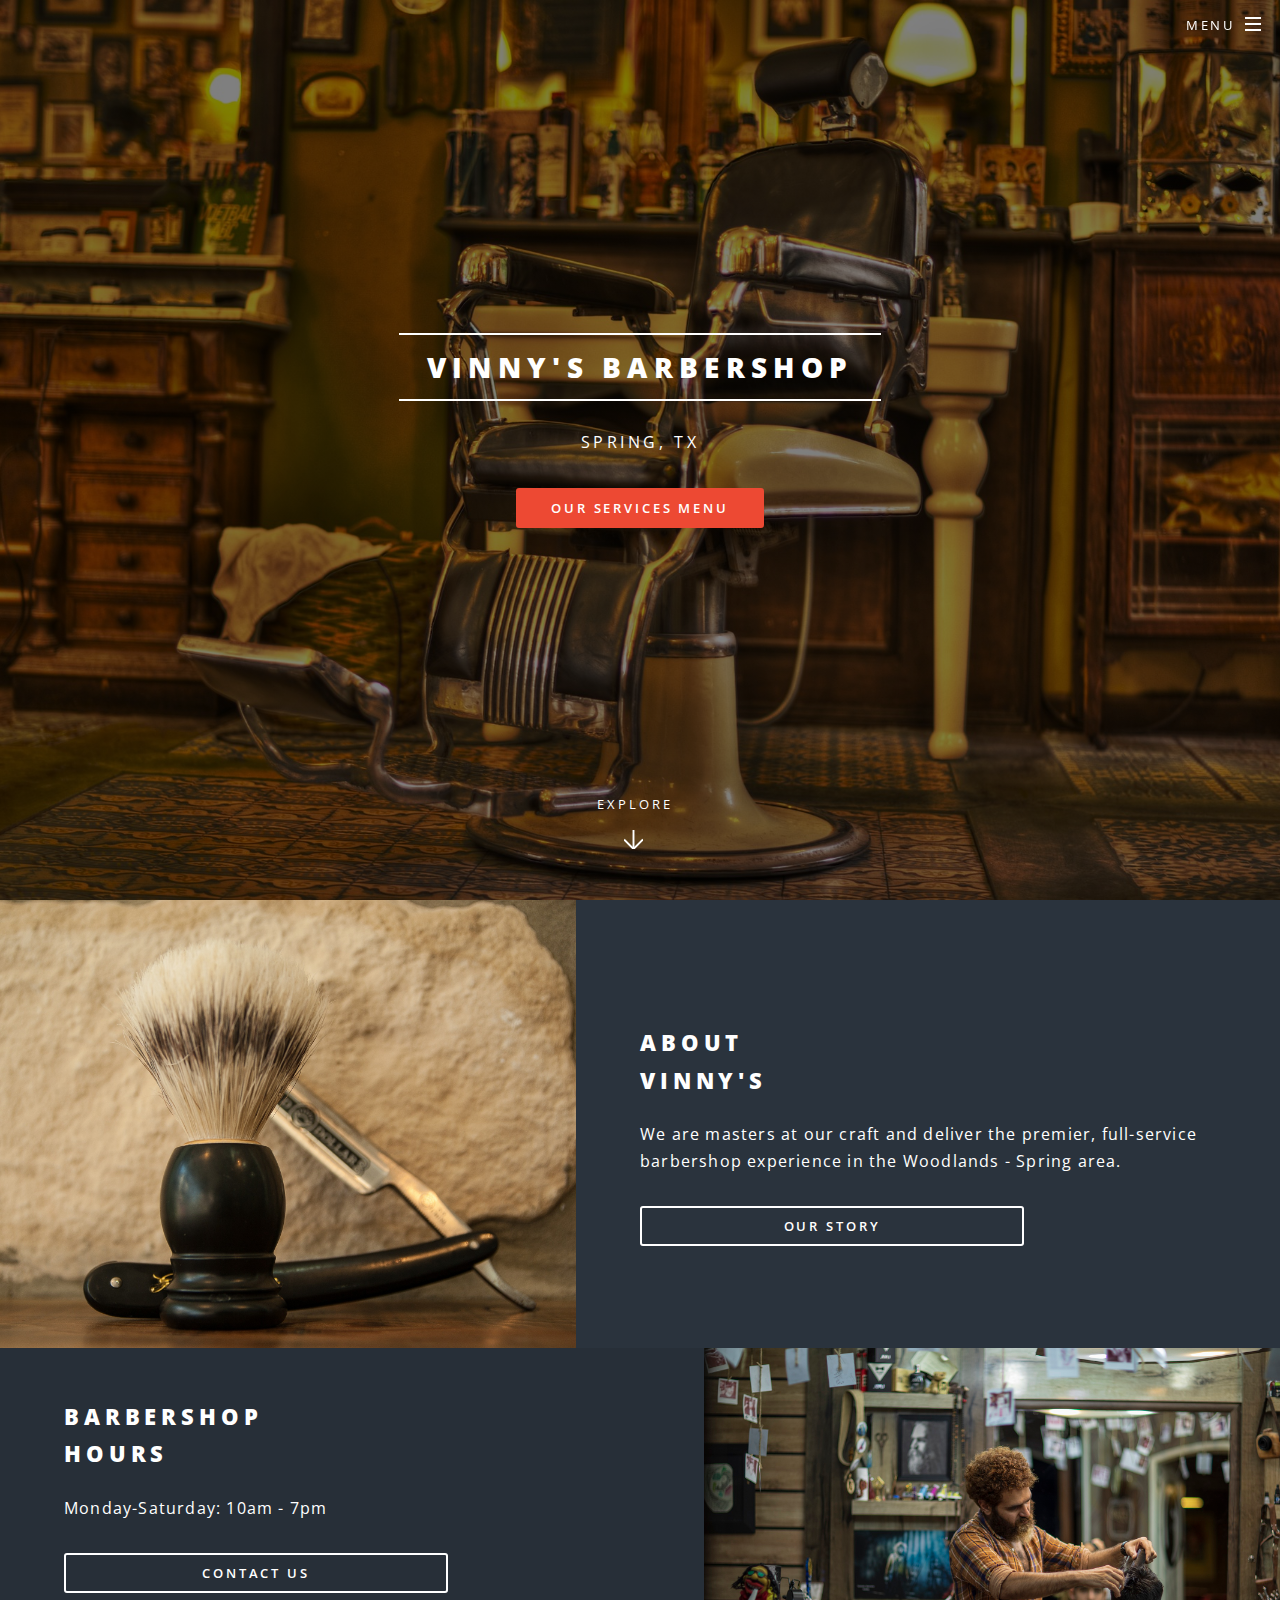
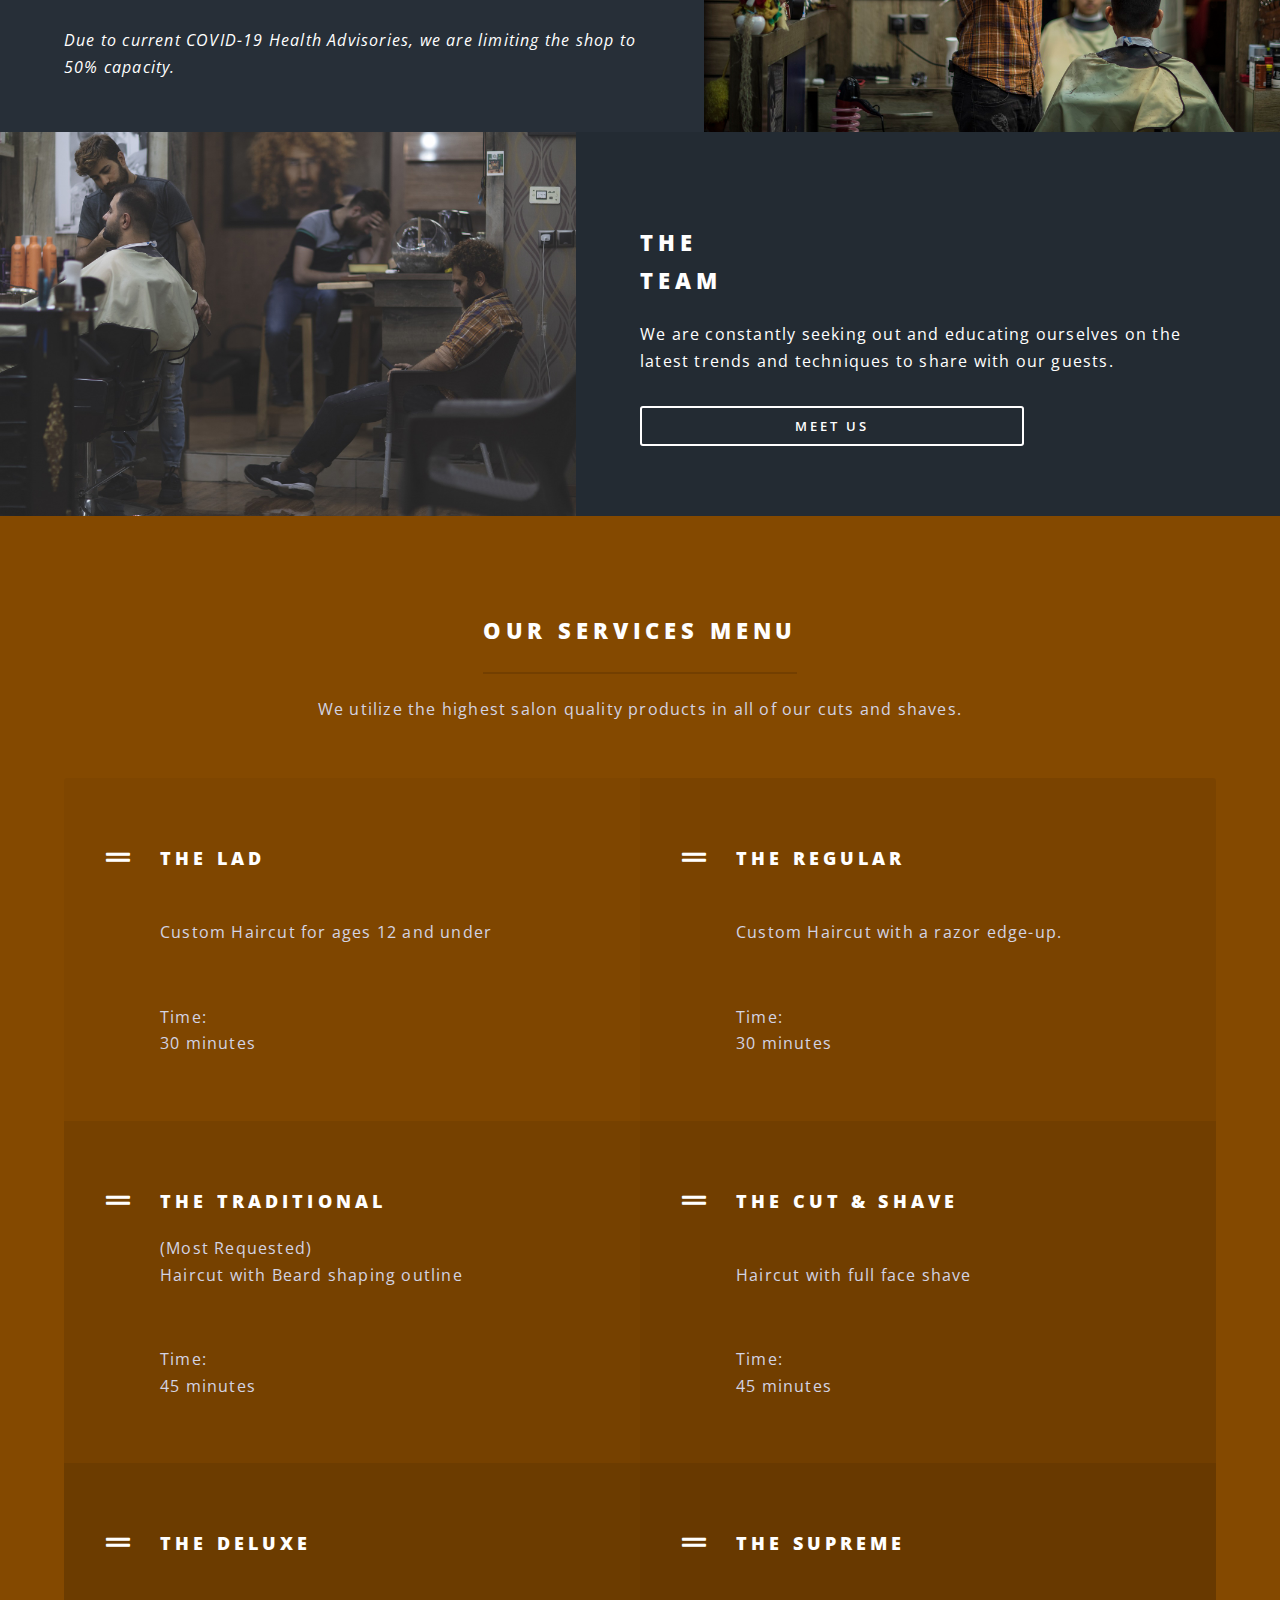
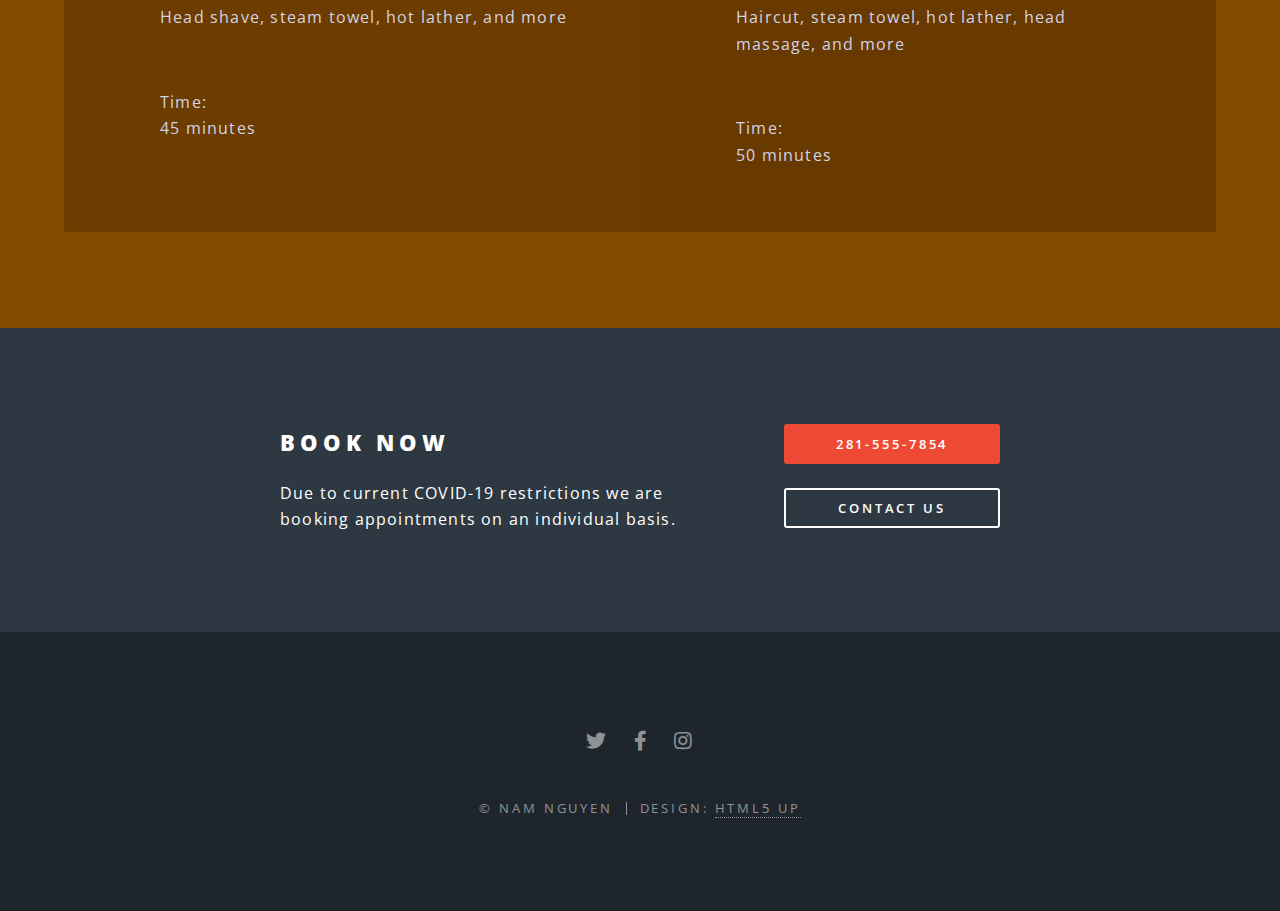
<file: index.html>
<!DOCTYPE HTML>

<html>
	<head>
		<title>Vinny's Barbershop</title>
		<meta charset="utf-8" />
		<meta name="viewport" content="width=device-width, initial-scale=1, user-scalable=no" />
		<link rel="stylesheet" href="assets/css/main.css" />
		<noscript><link rel="stylesheet" href="assets/css/noscript.css" /></noscript>
	</head>
	<body class="landing is-preload">

		<!-- Page Wrapper -->
			<div id="page-wrapper">

				<!-- Header -->
					<header id="header" class="alt">
						<h1><a href="index.html">Vinny's</a></h1>
						<nav id="nav">
							<ul>
								<li class="special">
									<a href="#menu" class="menuToggle"><span>Menu</span></a>
									<div id="menu">
										<ul>
											<li><a href="index.html">Home</a></li>
											<li><a href="ourStory.html">Our Story</a></li>
											<li><a href="theTeam.html">The Team</a></li>
											<li><a href="contactUs.html">Contact Us</a></li>
										</ul>
									</div>
								</li>
							</ul>
						</nav>
					</header>

				<!-- Banner -->
					<section id="banner">
						<div class="inner">
							<h2>Vinny's Barbershop</h2>
							<p>Spring, TX<br /></p>
							<ul class="actions special">
								<li><a href="#three" class="button primary">Our Services Menu</a></li>
							</ul>
						</div>
						<a href="#two" class="more scrolly">Explore</a>
					</section>


				<!-- Two -->
					<section id="two" class="wrapper alt style2">
						<section class="spotlight">
							<div class="image"><img src="images/shaver-ga5d43fc3c_1920.jpg" alt="" /></div><div class="content">
								<h2>About<br />
								Vinny's</h2>
								<p>We are masters at our craft and deliver the premier, full-service barbershop experience in the Woodlands - Spring area.</p>
								<a href="ourStory.html" class="button fit">Our Story</a>
								<br>
							</div>
						</section>
						<section class="spotlight">
							<div class="image"><img src="images/barber-shop-g80959f544_1920.jpg" alt="" /></div><div class="content">
								<h2>Barbershop<br />
								Hours</h2>
								<p>Monday-Saturday: 10am - 7pm</p>
								
								<a href="contactUs.html" class="button fit">Contact Us</a>
								<br><br>
								<p><em>Due to current COVID-19 Health Advisories, we are limiting the shop to 50% capacity.</p></em>
							</div>
						</section>
						<section class="spotlight">
							<div class="image"><img src="images/barber-ge2c373e99_1920.jpg" alt="" /></div><div class="content">
								<h2>The<br />
								Team</h2>
								<p>We are constantly seeking out and educating ourselves on the latest trends and techniques to share with our guests.</p>
								<a href="theTeam.html" class="button fit">Meet Us</a>
							</div>
						</section>
					</section>

				<!-- Three -->
					<section id="three" class="wrapper style3 special">
						<div class="inner">
							<header class="major">
								<h2>Our Services Menu</h2>
								<p>We utilize the highest salon quality products in all of our cuts and shaves.</p>
							</header>
							<ul class="features">
								<li class="icon solid fa-grip-lines">
									<h3>The Lad</h3>
									
									<p><br>
										Custom Haircut for ages 12 and under
									</p><br>
									<p>Time:
										<br>
										30 minutes
									</p>
								</li>
								<li class="icon solid fa-grip-lines">
									<h3>The Regular</h3>
									
									<p> 
										<br>
										Custom Haircut with a razor edge-up.
									</p><br>
									<p>Time:
										<br>
										30 minutes
									</p>
								</li>
								<li class="icon solid fa-grip-lines">
									<h3>The Traditional</h3>
									
									<p>(Most Requested) 
										<br>
										Haircut with Beard shaping outline
									</p><br>
									<p>Time:
										<br>
										45 minutes
									</p>
								</li>
								<li class="icon solid fa-grip-lines">
									<h3>The Cut & Shave</h3>
									
									<p>
										<br>
										Haircut with full face shave
									</p><br>
									<p>Time:
										<br>
										45 minutes
									</p>
								</li>
								<li class="icon solid fa-grip-lines">
									<h3>The Deluxe</h3>
									
									<p>
										<br>
										Head shave, steam towel, hot lather, and more
									</p><br>
									<p>Time:
										<br>
										45 minutes
									</p>
								</li>
								<li class="icon solid fa-grip-lines">
									<h3>The Supreme</h3>
									
									<p>
										<br>
										Haircut, steam towel, hot lather, head massage, and more
									</p><br>
									<p>Time:
										<br>
										50 minutes
									</p>
								</li>
							</ul>
						</div>
					</section>

				<!-- CTA -->
					<section id="cta" class="wrapper style4">
						<div class="inner">
							<header>
								<h2>Book Now</h2>
								<p>Due to current COVID-19 restrictions we are booking appointments on an individual basis.</p>
							</header>
							<ul class="actions stacked">
								<li><a href="#" class="button fit primary disabled-link" >281-555-7854</a></li>
								<li><a href="contactUs.html" class="button fit">Contact Us</a></li>
							</ul>
						</div>
					</section>

				<!-- Footer -->
					<footer id="footer">
						<ul class="icons">
							<li><a href="https://vinnysbarbershop.netlify.app/" class="icon brands fa-twitter"><span class="label">Twitter</span></a></li>
							<li><a href="https://vinnysbarbershop.netlify.app/" class="icon brands fa-facebook-f"><span class="label">Facebook</span></a></li>
							<li><a href="https://vinnysbarbershop.netlify.app/" class="icon brands fa-instagram"><span class="label">Instagram</span></a></li>
						</ul>
						<ul class="copyright">
							<li>&copy; Nam Nguyen</li><li>Design: <a href="http://html5up.net">HTML5 UP</a></li>
						</ul>
					</footer>

			</div>

		<!-- Scripts -->
			<script src="assets/js/jquery.min.js"></script>
			<script src="assets/js/jquery.scrollex.min.js"></script>
			<script src="assets/js/jquery.scrolly.min.js"></script>
			<script src="assets/js/browser.min.js"></script>
			<script src="assets/js/breakpoints.min.js"></script>
			<script src="assets/js/util.js"></script>
			<script src="assets/js/main.js"></script>

	</body>
</html>
</file>
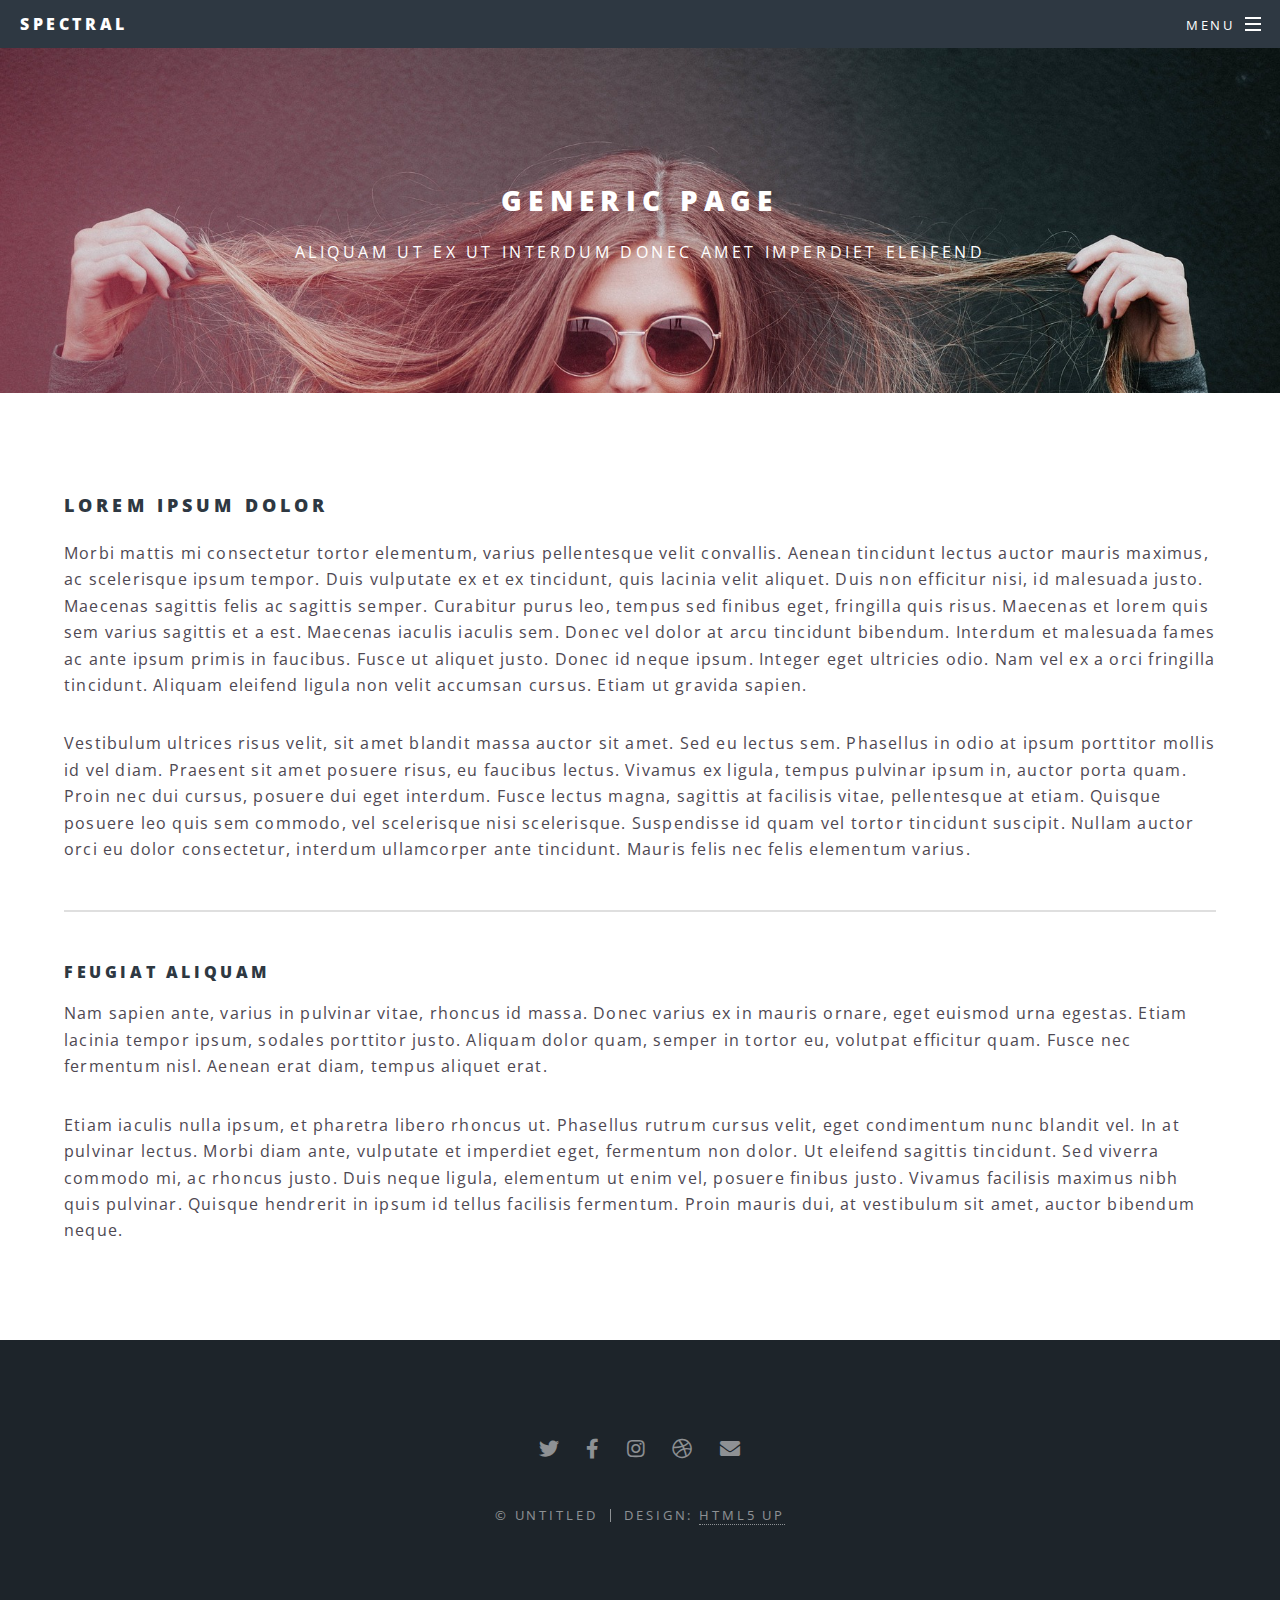
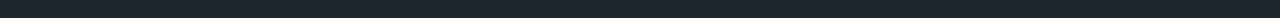
<file: about.html>
<!DOCTYPE HTML>
<!--
	Spectral by HTML5 UP
	html5up.net | @ajlkn
	Free for personal and commercial use under the CCA 3.0 license (html5up.net/license)
-->
<html>
	<head>
		<title>Generic - Spectral by HTML5 UP</title>
		<meta charset="utf-8" />
		<meta name="viewport" content="width=device-width, initial-scale=1, user-scalable=no" />
		<link rel="stylesheet" href="assets/css/main.css" />
		<noscript><link rel="stylesheet" href="assets/css/noscript.css" /></noscript>
	</head>
	<body class="is-preload">

		<!-- Page Wrapper -->
			<div id="page-wrapper">

				<!-- Header -->
					<header id="header">
						<h1><a href="index.html">Spectral</a></h1>
						<nav id="nav">
							<ul>
								<li class="special">
									<a href="#menu" class="menuToggle"><span>Menu</span></a>
									<div id="menu">
										<ul>
											<li><a href="index.html">Home</a></li>
											<li><a href="generic.html">Generic</a></li>
											<li><a href="elements.html">Elements</a></li>
											<li><a href="#">Sign Up</a></li>
											<li><a href="#">Log In</a></li>
										</ul>
									</div>
								</li>
							</ul>
						</nav>
					</header>

				<!-- Main -->
					<article id="main">
						<header>
							<h2>Generic Page</h2>
							<p>Aliquam ut ex ut interdum donec amet imperdiet eleifend</p>
						</header>
						<section class="wrapper style5">
							<div class="inner">

								<h3>Lorem ipsum dolor</h3>
								<p>Morbi mattis mi consectetur tortor elementum, varius pellentesque velit convallis. Aenean tincidunt lectus auctor mauris maximus, ac scelerisque ipsum tempor. Duis vulputate ex et ex tincidunt, quis lacinia velit aliquet. Duis non efficitur nisi, id malesuada justo. Maecenas sagittis felis ac sagittis semper. Curabitur purus leo, tempus sed finibus eget, fringilla quis risus. Maecenas et lorem quis sem varius sagittis et a est. Maecenas iaculis iaculis sem. Donec vel dolor at arcu tincidunt bibendum. Interdum et malesuada fames ac ante ipsum primis in faucibus. Fusce ut aliquet justo. Donec id neque ipsum. Integer eget ultricies odio. Nam vel ex a orci fringilla tincidunt. Aliquam eleifend ligula non velit accumsan cursus. Etiam ut gravida sapien.</p>

								<p>Vestibulum ultrices risus velit, sit amet blandit massa auctor sit amet. Sed eu lectus sem. Phasellus in odio at ipsum porttitor mollis id vel diam. Praesent sit amet posuere risus, eu faucibus lectus. Vivamus ex ligula, tempus pulvinar ipsum in, auctor porta quam. Proin nec dui cursus, posuere dui eget interdum. Fusce lectus magna, sagittis at facilisis vitae, pellentesque at etiam. Quisque posuere leo quis sem commodo, vel scelerisque nisi scelerisque. Suspendisse id quam vel tortor tincidunt suscipit. Nullam auctor orci eu dolor consectetur, interdum ullamcorper ante tincidunt. Mauris felis nec felis elementum varius.</p>

								<hr />

								<h4>Feugiat aliquam</h4>
								<p>Nam sapien ante, varius in pulvinar vitae, rhoncus id massa. Donec varius ex in mauris ornare, eget euismod urna egestas. Etiam lacinia tempor ipsum, sodales porttitor justo. Aliquam dolor quam, semper in tortor eu, volutpat efficitur quam. Fusce nec fermentum nisl. Aenean erat diam, tempus aliquet erat.</p>

								<p>Etiam iaculis nulla ipsum, et pharetra libero rhoncus ut. Phasellus rutrum cursus velit, eget condimentum nunc blandit vel. In at pulvinar lectus. Morbi diam ante, vulputate et imperdiet eget, fermentum non dolor. Ut eleifend sagittis tincidunt. Sed viverra commodo mi, ac rhoncus justo. Duis neque ligula, elementum ut enim vel, posuere finibus justo. Vivamus facilisis maximus nibh quis pulvinar. Quisque hendrerit in ipsum id tellus facilisis fermentum. Proin mauris dui, at vestibulum sit amet, auctor bibendum neque.</p>

							</div>
						</section>
					</article>

				<!-- Footer -->
					<footer id="footer">
						<ul class="icons">
							<li><a href="#" class="icon brands fa-twitter"><span class="label">Twitter</span></a></li>
							<li><a href="#" class="icon brands fa-facebook-f"><span class="label">Facebook</span></a></li>
							<li><a href="#" class="icon brands fa-instagram"><span class="label">Instagram</span></a></li>
							<li><a href="#" class="icon brands fa-dribbble"><span class="label">Dribbble</span></a></li>
							<li><a href="#" class="icon solid fa-envelope"><span class="label">Email</span></a></li>
						</ul>
						<ul class="copyright">
							<li>&copy; Untitled</li><li>Design: <a href="http://html5up.net">HTML5 UP</a></li>
						</ul>
					</footer>

			</div>

		<!-- Scripts -->
			<script src="assets/js/jquery.min.js"></script>
			<script src="assets/js/jquery.scrollex.min.js"></script>
			<script src="assets/js/jquery.scrolly.min.js"></script>
			<script src="assets/js/browser.min.js"></script>
			<script src="assets/js/breakpoints.min.js"></script>
			<script src="assets/js/util.js"></script>
			<script src="assets/js/main.js"></script>

	</body>
</html>
</file>
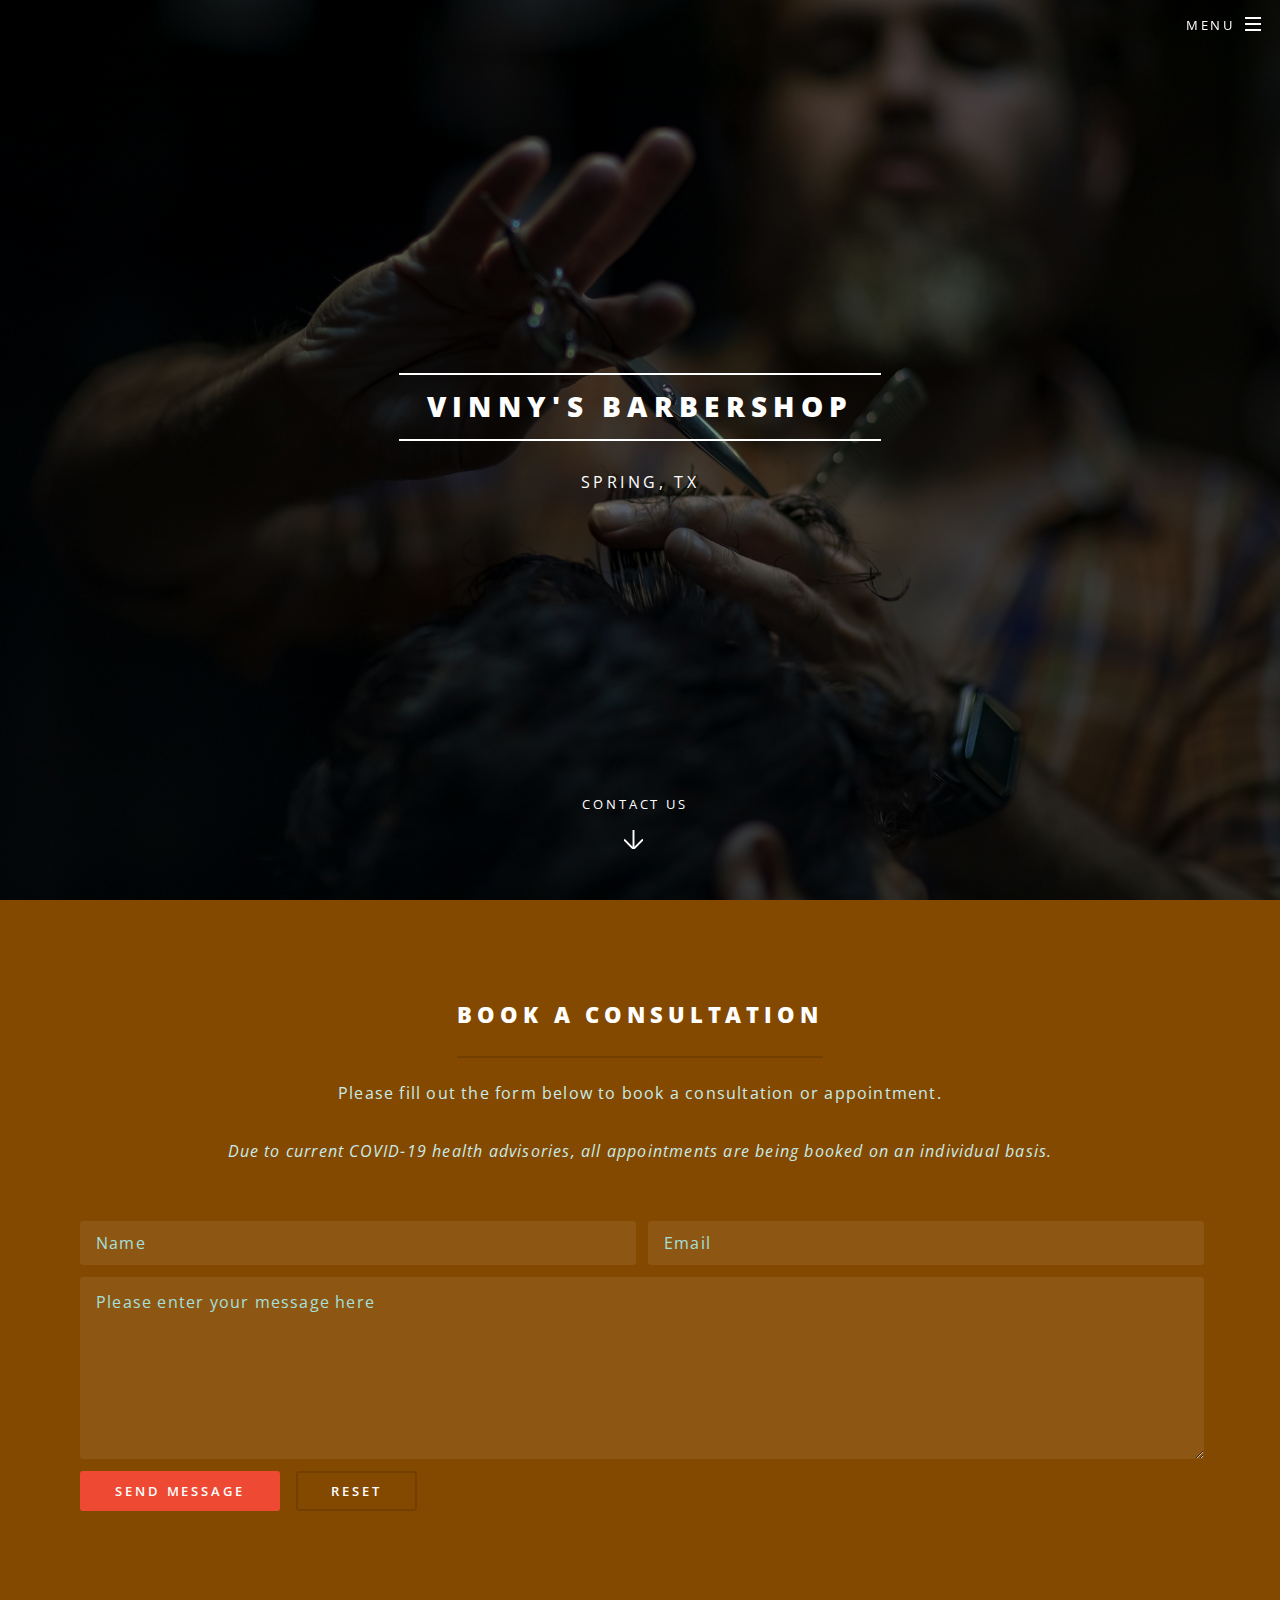
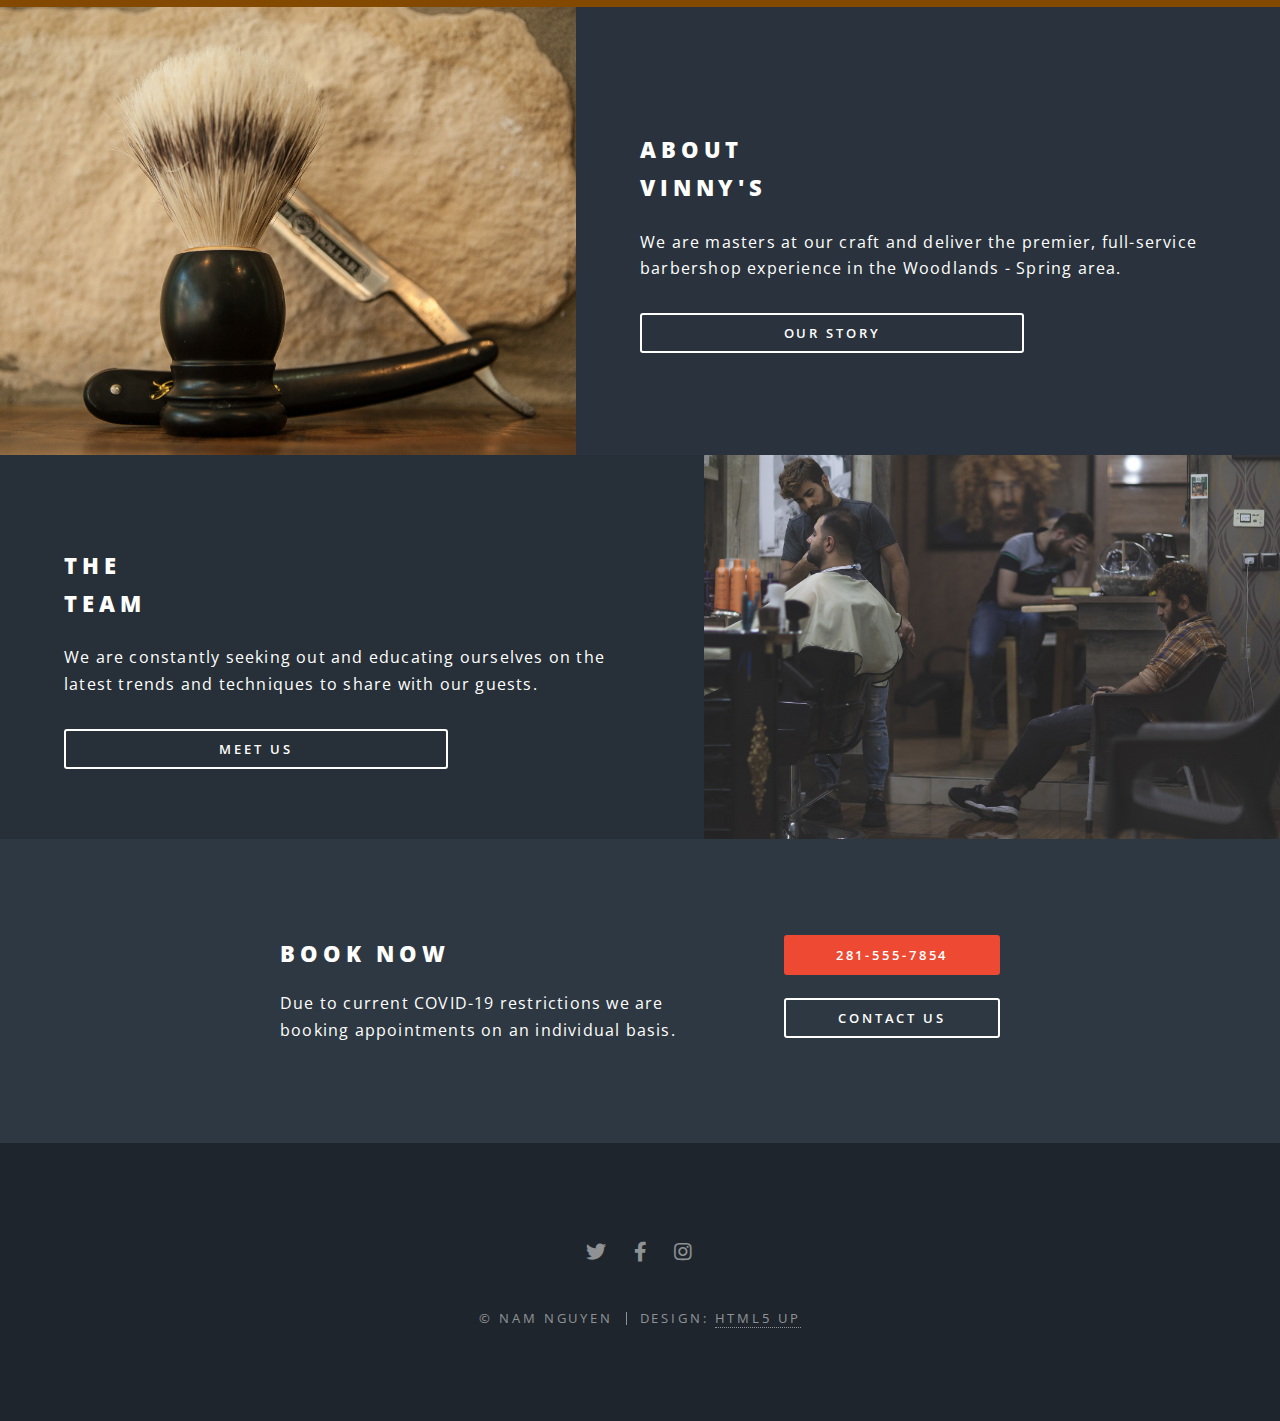
<file: contactUs.html>
<!DOCTYPE HTML>

<html>
	<head>
		<title>Contact Us</title>
		<meta charset="utf-8" />
		<meta name="viewport" content="width=device-width, initial-scale=1, user-scalable=no" />
		<link rel="stylesheet" href="assets/css/sidePages.css" />
		<noscript><link rel="stylesheet" href="assets/css/noscript.css" /></noscript>
	</head>
	<body class="landing is-preload">

		<!-- Page Wrapper -->
			<div id="page-wrapper">

				<!-- Header -->
					<header id="header" class="alt">
						<h1><a href="index.html">Vinny's</a></h1>
						<nav id="nav">
							<ul>
								<li class="special">
									<a href="#menu" class="menuToggle"><span>Menu</span></a>
									<div id="menu">
										<ul>
											<li><a href="index.html">Home</a></li>
											<li><a href="ourStory.html">Our Story</a></li>
											<li><a href="theTeam.html">The Team</a></li>
											<li><a href="contactUs.html">Contact Us</a></li>
										</ul>
									</div>
								</li>
							</ul>
						</nav>
					</header>

				<!-- Banner -->
					<section id="banner">
						<div class="inner">
							<h2>Vinny's Barbershop</h2>
							<p>Spring, TX<br /></p>
							
						</div>
						<a href="#one" class="more scrolly">Contact Us</a>
					</section>

				<!-- One -->
					<section id="one" class="wrapper style1 special">
						<div class="inner">
							<header class="major">
								<h2>Book a Consultation</h2>
								<p>Please fill out the form below to book a consultation or appointment.</p>
                                <em>Due to current COVID-19 health advisories, all appointments are being booked on an individual basis.</em>								
							</header>													
						</div>			
                        <section>
                            <form method="POST" name="contact" data-netlify="true"><input type="hidden" name="form-name" value="contact">
                                <div class="row gtr-uniform gtr-50">
                                    <div class="col-6 col-12-xsmall">
                                        <input type="text" name="demo-name" id="demo-name" value="" placeholder="Name">
                                    </div>
                                    <div class="col-6 col-12-xsmall">
                                        <input type="email" name="demo-email" id="demo-email" value="" placeholder="Email">
                                    </div>
                                    <div class="col-12">
                                        <textarea name="demo-message" id="demo-message" placeholder="Please enter your message here" rows="6"></textarea>
                                    </div>
                                    <div class="col-12">
                                        <ul class="actions">
                                            <li><input type="submit" value="Send Message" class="primary"></li>
                                            <li><input type="reset" value="Reset"></li>
                                        </ul>
                                    </div>
                                </div>
                            </form>
                        </section>	
					</section>

				<!-- Two -->
					<section id="two" class="wrapper alt style2">
						<section class="spotlight">
							<div class="image"><img src="images/shaver-ga5d43fc3c_1920.jpg" alt="" /></div><div class="content">
								<h2>About<br />
								Vinny's</h2>
								<p>We are masters at our craft and deliver the premier, full-service barbershop experience in the Woodlands - Spring area.</p>
								<a href="ourStory.html" class="button fit">Our Story</a>
								<br>
							</div>                            
						</section>
                        <section class="spotlight">
							<div class="image"><img src="images/barber-ge2c373e99_1920.jpg" alt="" /></div><div class="content">
								<h2>The<br />
								Team</h2>
								<p>We are constantly seeking out and educating ourselves on the latest trends and techniques to share with our guests.</p>
								<a href="theTeam.html" class="button fit">Meet Us</a>
							</div>
						</section>				
					</section>

				
				<!-- CTA -->
					<section id="cta" class="wrapper style4">
						<div class="inner">
							<header>
								<h2>Book Now</h2>
								<p>Due to current COVID-19 restrictions we are booking appointments on an individual basis.</p>
							</header>
							<ul class="actions stacked">
								<li><a href="#" class="button fit primary disabled-link" >281-555-7854</a></li>
								<li><a href="contactUs.html" class="button fit">Contact Us</a></li>
							</ul>
						</div>
					</section>

				<!-- Footer -->
					<footer id="footer">
						<ul class="icons">
							<li><a href="https://vinnysbarbershop.netlify.app/" class="icon brands fa-twitter"><span class="label">Twitter</span></a></li>
							<li><a href="https://vinnysbarbershop.netlify.app/" class="icon brands fa-facebook-f"><span class="label">Facebook</span></a></li>
							<li><a href="https://vinnysbarbershop.netlify.app/" class="icon brands fa-instagram"><span class="label">Instagram</span></a></li>

						</ul>
						<ul class="copyright">
							<li>&copy; Nam Nguyen</li><li>Design: <a href="http://html5up.net">HTML5 UP</a></li>
						</ul>
					</footer>

			</div>

		<!-- Scripts -->
			<script src="assets/js/jquery.min.js"></script>
			<script src="assets/js/jquery.scrollex.min.js"></script>
			<script src="assets/js/jquery.scrolly.min.js"></script>
			<script src="assets/js/browser.min.js"></script>
			<script src="assets/js/breakpoints.min.js"></script>
			<script src="assets/js/util.js"></script>
			<script src="assets/js/main.js"></script>

	</body>
</html>
</file>
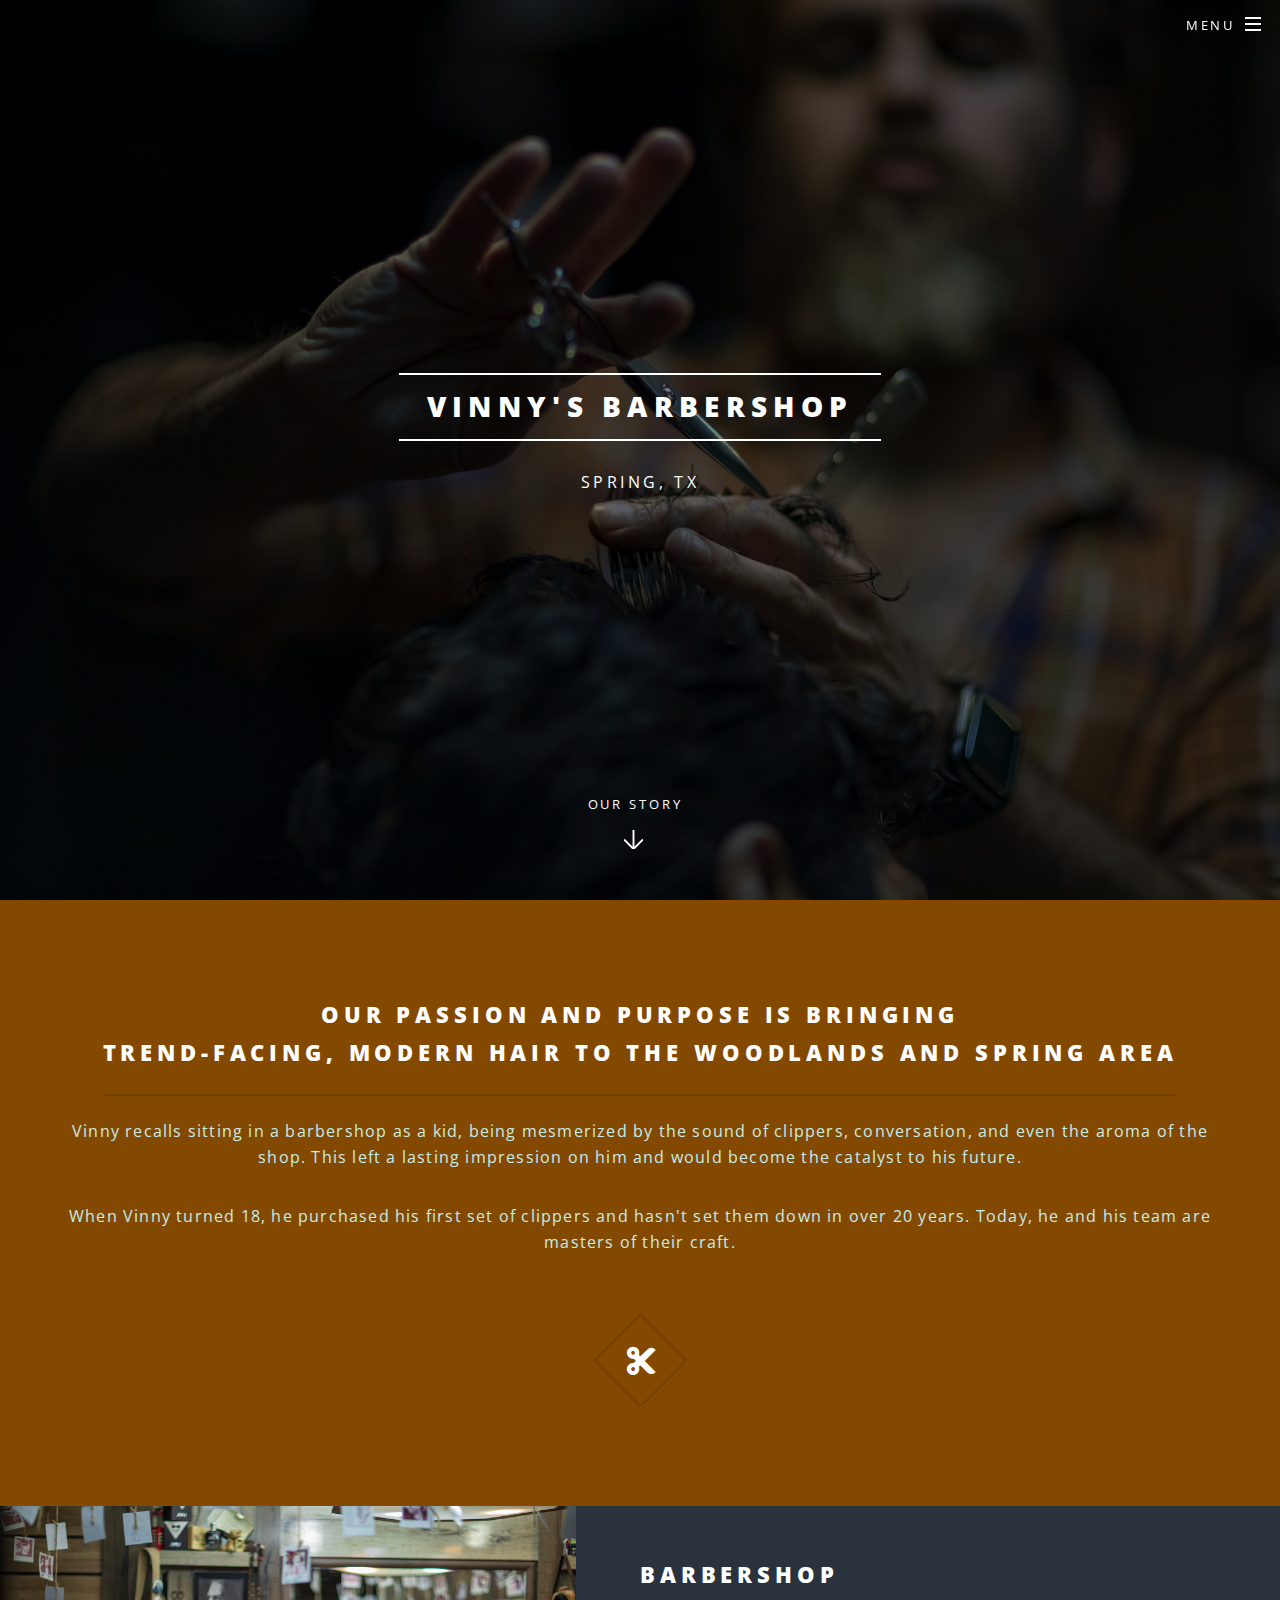
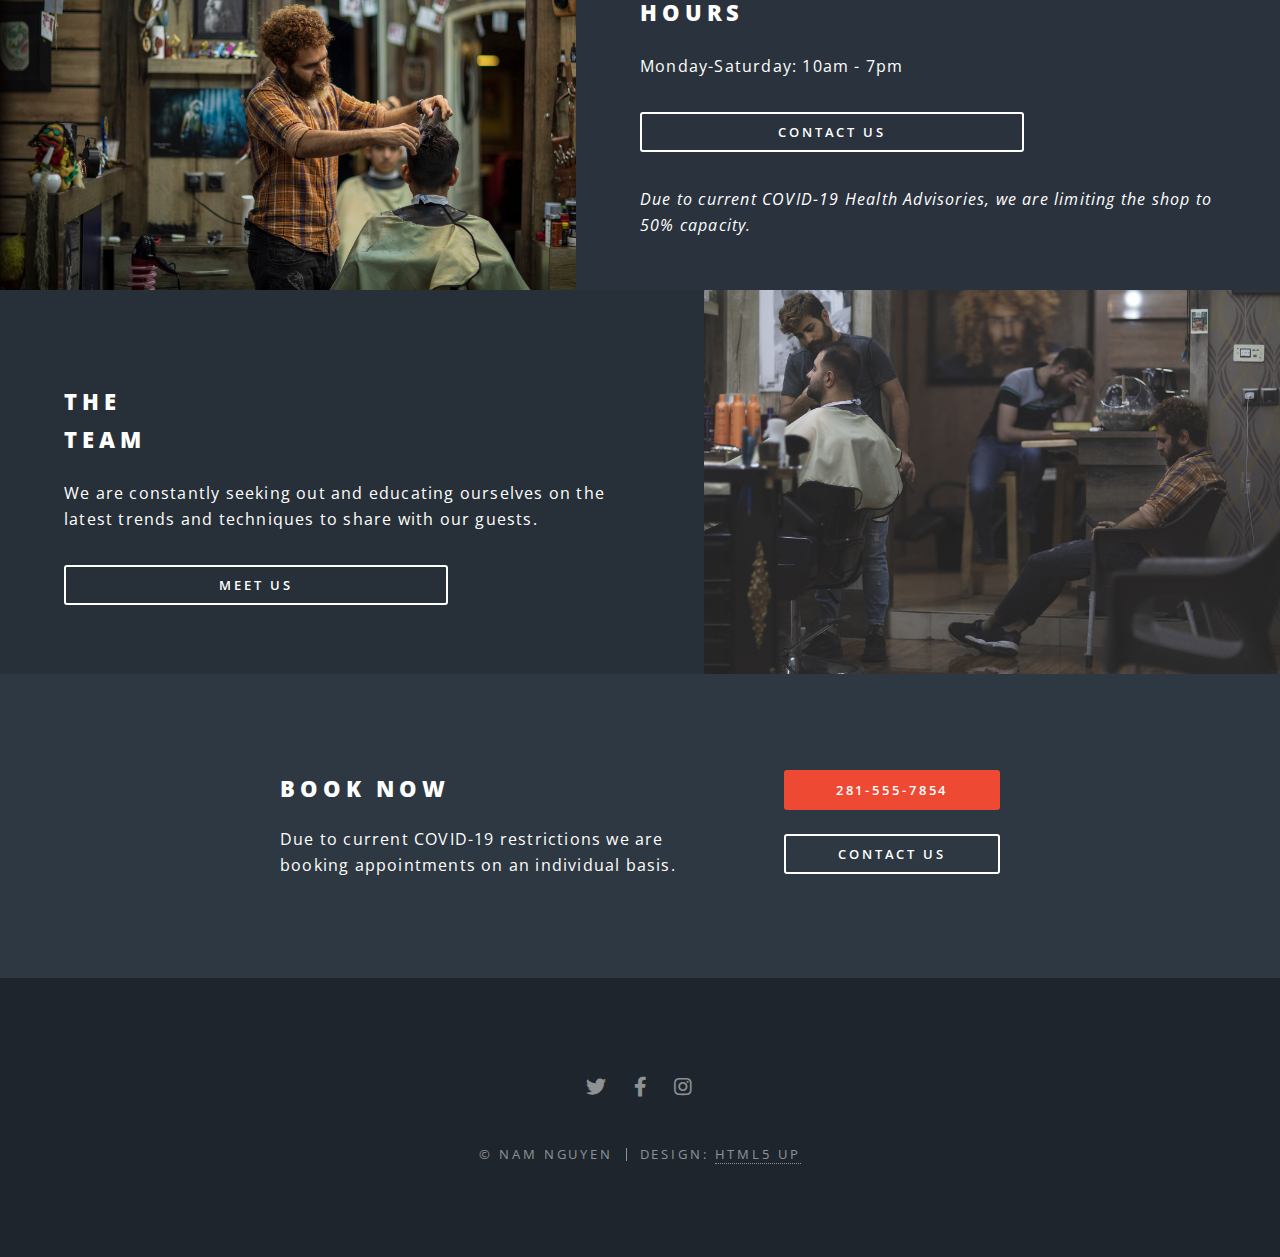
<file: ourStory.html>
<!DOCTYPE HTML>

<html>
	<head>
		<title>Our Story</title>
		<meta charset="utf-8" />
		<meta name="viewport" content="width=device-width, initial-scale=1, user-scalable=no" />
		<link rel="stylesheet" href="assets/css/sidePages.css" />
		<noscript><link rel="stylesheet" href="assets/css/noscript.css" /></noscript>
	</head>
	<body class="landing is-preload">

		<!-- Page Wrapper -->
			<div id="page-wrapper">

				<!-- Header -->
					<header id="header" class="alt">
						<h1><a href="index.html">Vinny's</a></h1>
						<nav id="nav">
							<ul>
								<li class="special">
									<a href="#menu" class="menuToggle"><span>Menu</span></a>
									<div id="menu">
										<ul>
											<li><a href="index.html">Home</a></li>
											<li><a href="ourStory.html">Our Story</a></li>
											<li><a href="theTeam.html">The Team</a></li>
											<li><a href="contactUs.html">Contact Us</a></li>
										</ul>
									</div>
								</li>
							</ul>
						</nav>
					</header>

				<!-- Banner -->
					<section id="banner">
						<div class="inner">
							<h2>Vinny's Barbershop</h2>
							<p>Spring, TX<br /></p>
							
						</div>
						<a href="#one" class="more scrolly">Our Story</a>
					</section>

				<!-- One -->
					<section id="one" class="wrapper style1 special">
						<div class="inner">
							<header class="major">
								<h2>Our passion and purpose is bringing<br />
								trend-facing, modern hair to The Woodlands and Spring area</h2>
								<p>Vinny recalls sitting in a barbershop as a kid, being mesmerized by the sound of clippers, conversation, and even the aroma of the shop. This left a lasting impression on him and would become the catalyst to his future.</p>
								<p>When Vinny turned 18, he purchased his first set of clippers and hasn't set them down in over 20 years. Today, he and his team are masters of their craft.</p>
							</header>
							<ul class="icons major">
								<li><span class="icon solid fa-cut major style1"><span class="label">Lorem</span></span></li>
								
							</ul>
						</div>
					</section>

				<!-- Two -->
					<section id="two" class="wrapper alt style2">
						
						<section class="spotlight">
							<div class="image"><img src="images/barber-shop-g80959f544_1920.jpg" alt="" /></div><div class="content">
								<h2>Barbershop<br />
								Hours</h2>
								<p>Monday-Saturday: 10am - 7pm</p>
								
								<a href="contactUs.html" class="button fit">Contact Us</a>
								<br><br>
								<p><em>Due to current COVID-19 Health Advisories, we are limiting the shop to 50% capacity.</p></em>
							</div>
						</section>
						<section class="spotlight">
							<div class="image"><img src="images/barber-ge2c373e99_1920.jpg" alt="" /></div><div class="content">
								<h2>The<br />
								Team</h2>
								<p>We are constantly seeking out and educating ourselves on the latest trends and techniques to share with our guests.</p>
								<a href="theTeam.html" class="button fit">Meet Us</a>
							</div>
						</section>
					</section>

				
				<!-- CTA -->
					<section id="cta" class="wrapper style4">
						<div class="inner">
							<header>
								<h2>Book Now</h2>
								<p>Due to current COVID-19 restrictions we are booking appointments on an individual basis.</p>
							</header>
							<ul class="actions stacked">
								<li><a href="#" class="button fit primary disabled-link" >281-555-7854</a></li>
								<li><a href="contactUs.html" class="button fit">Contact Us</a></li>
							</ul>
						</div>
					</section>

				<!-- Footer -->
					<footer id="footer">
						<ul class="icons">
							<li><a href="https://vinnysbarbershop.netlify.app/" class="icon brands fa-twitter"><span class="label">Twitter</span></a></li>
							<li><a href="https://vinnysbarbershop.netlify.app/" class="icon brands fa-facebook-f"><span class="label">Facebook</span></a></li>
							<li><a href="https://vinnysbarbershop.netlify.app/" class="icon brands fa-instagram"><span class="label">Instagram</span></a></li>

						</ul>
						<ul class="copyright">
							<li>&copy; Nam Nguyen</li><li>Design: <a href="http://html5up.net">HTML5 UP</a></li>
						</ul>
					</footer>

			</div>

		<!-- Scripts -->
			<script src="assets/js/jquery.min.js"></script>
			<script src="assets/js/jquery.scrollex.min.js"></script>
			<script src="assets/js/jquery.scrolly.min.js"></script>
			<script src="assets/js/browser.min.js"></script>
			<script src="assets/js/breakpoints.min.js"></script>
			<script src="assets/js/util.js"></script>
			<script src="assets/js/main.js"></script>

	</body>
</html>
</file>
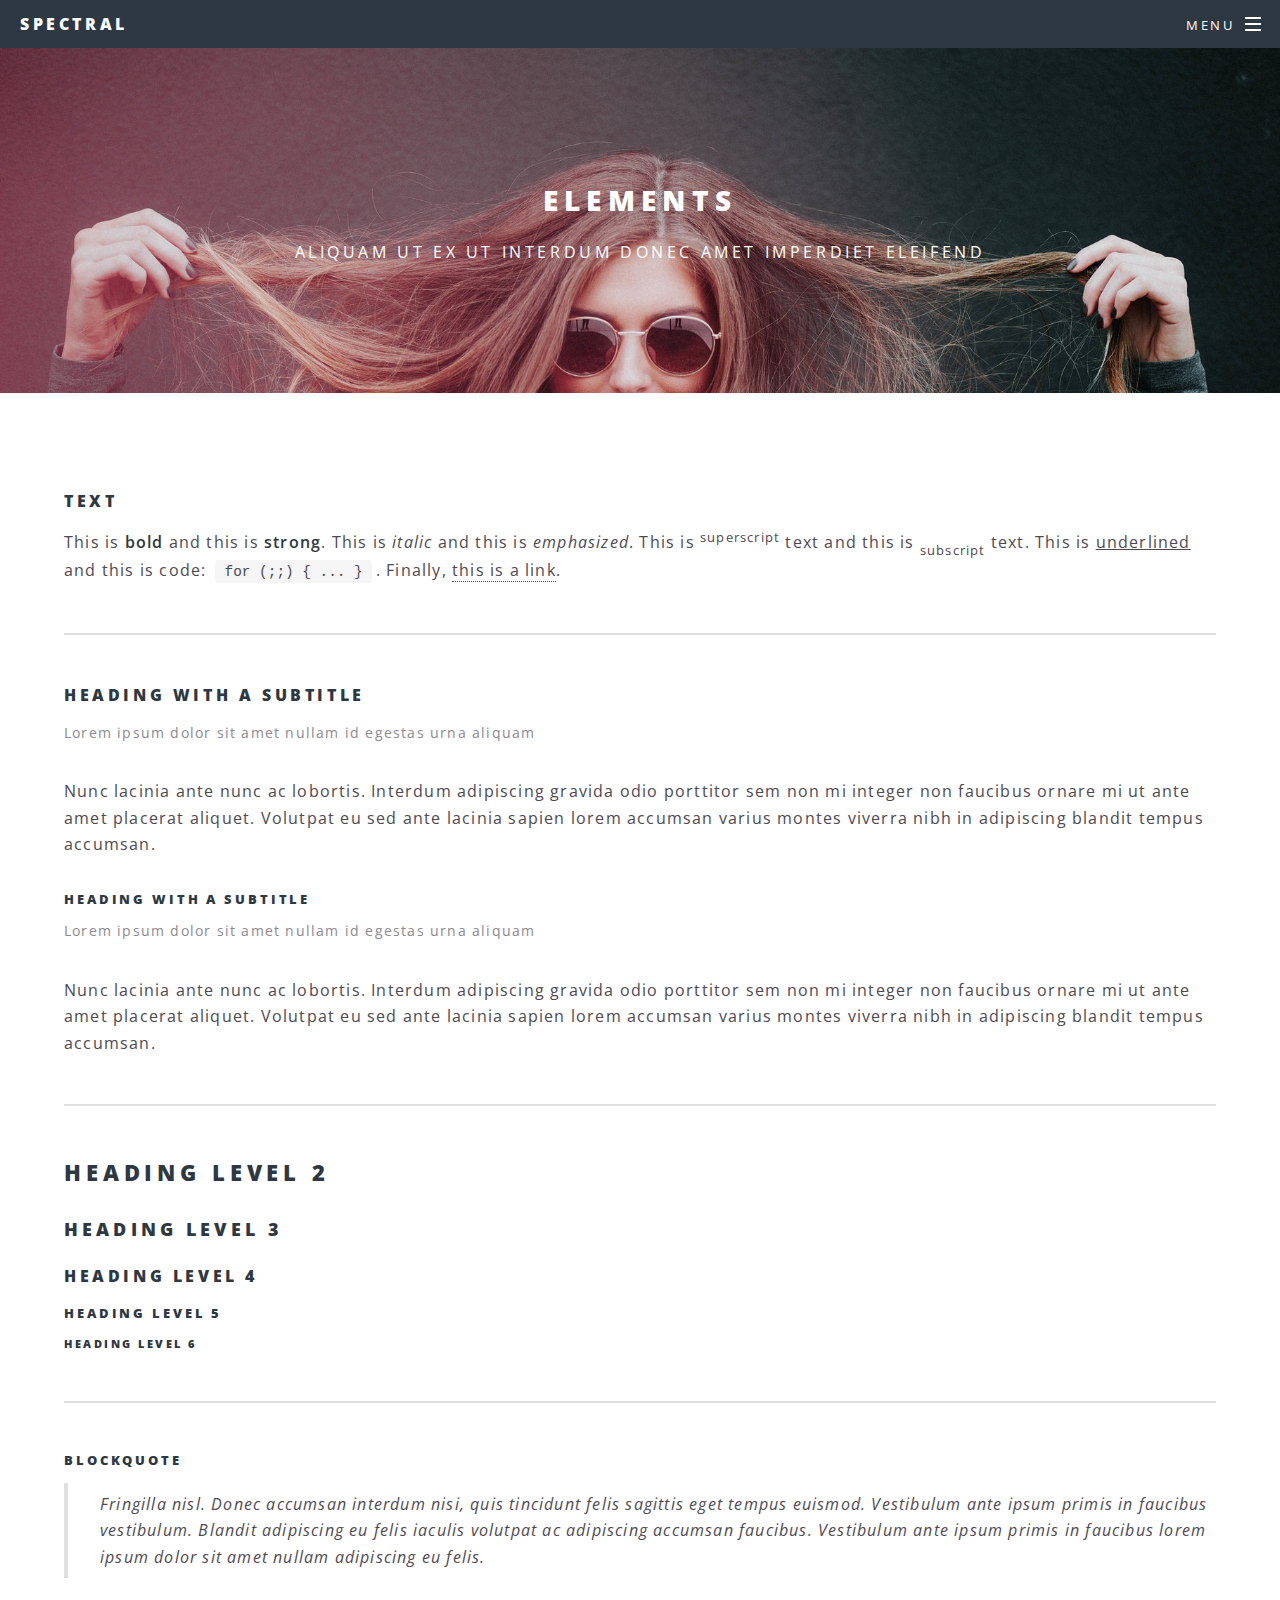
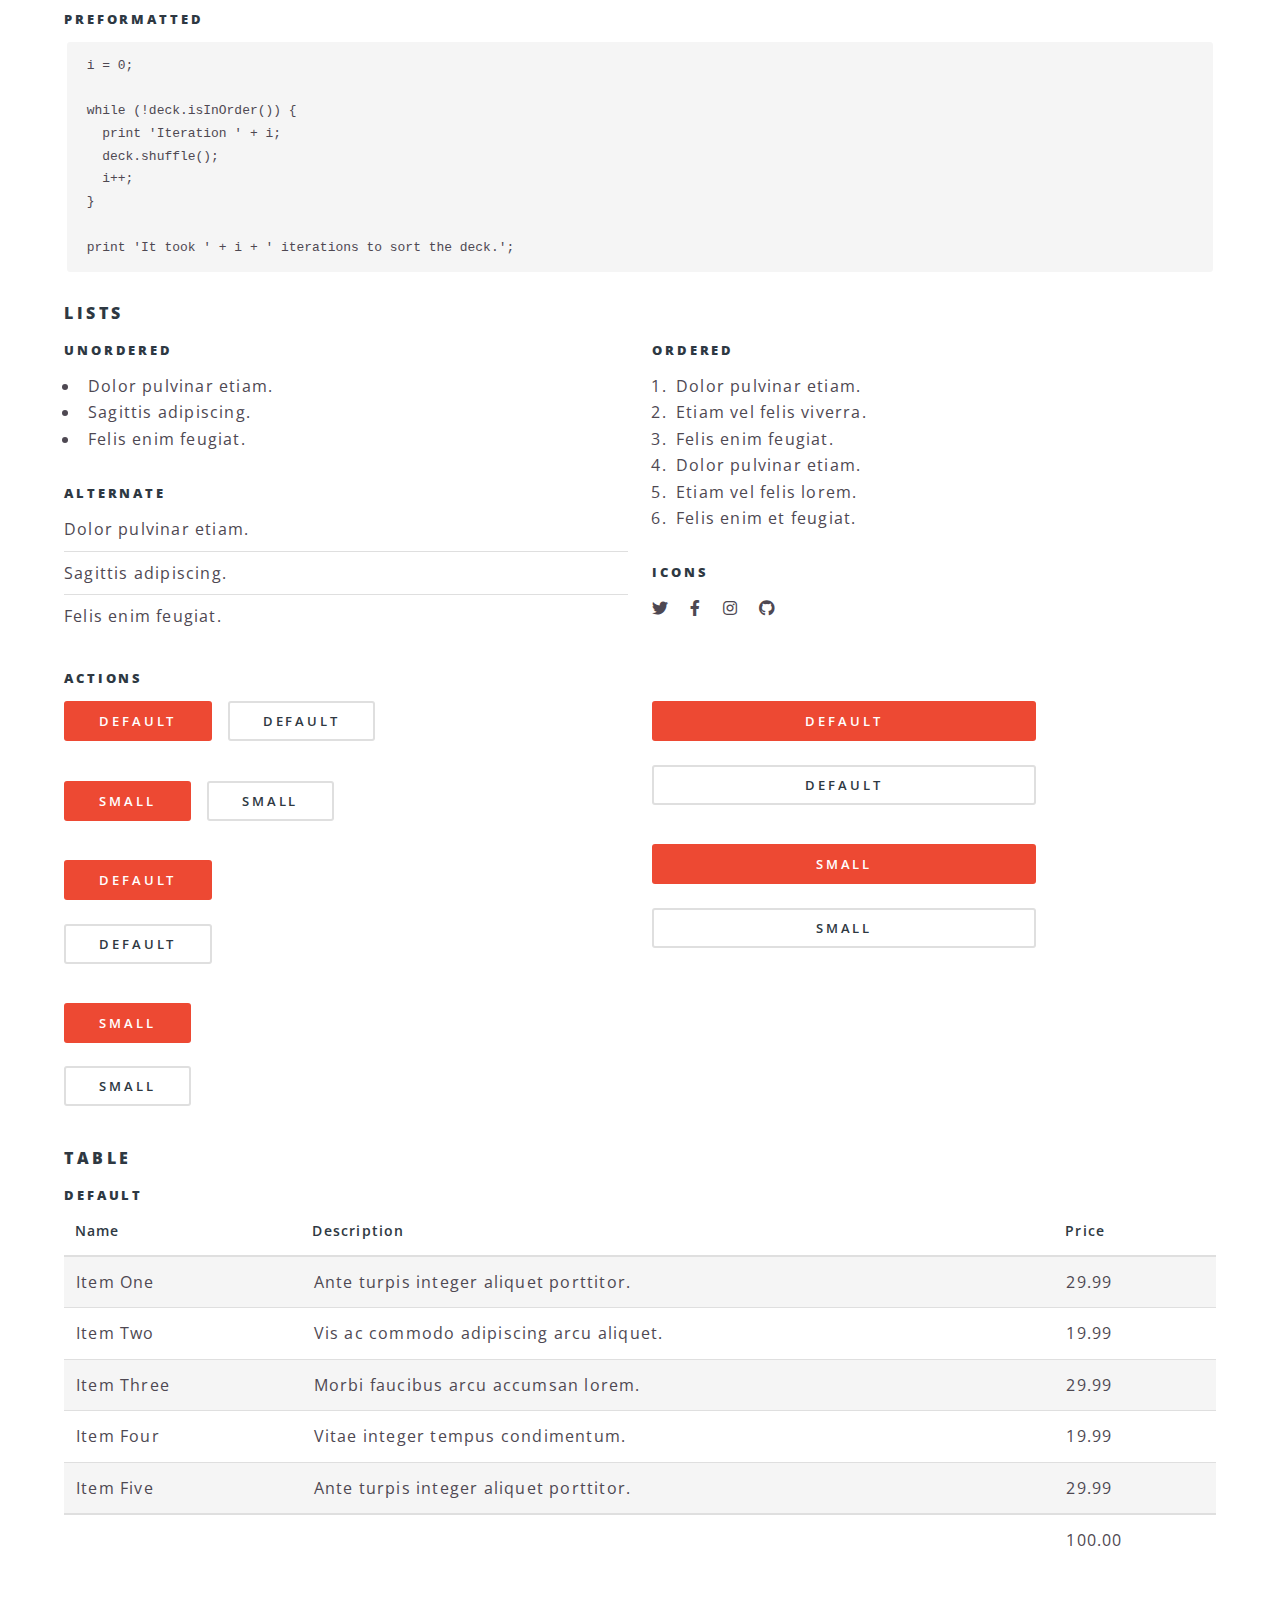
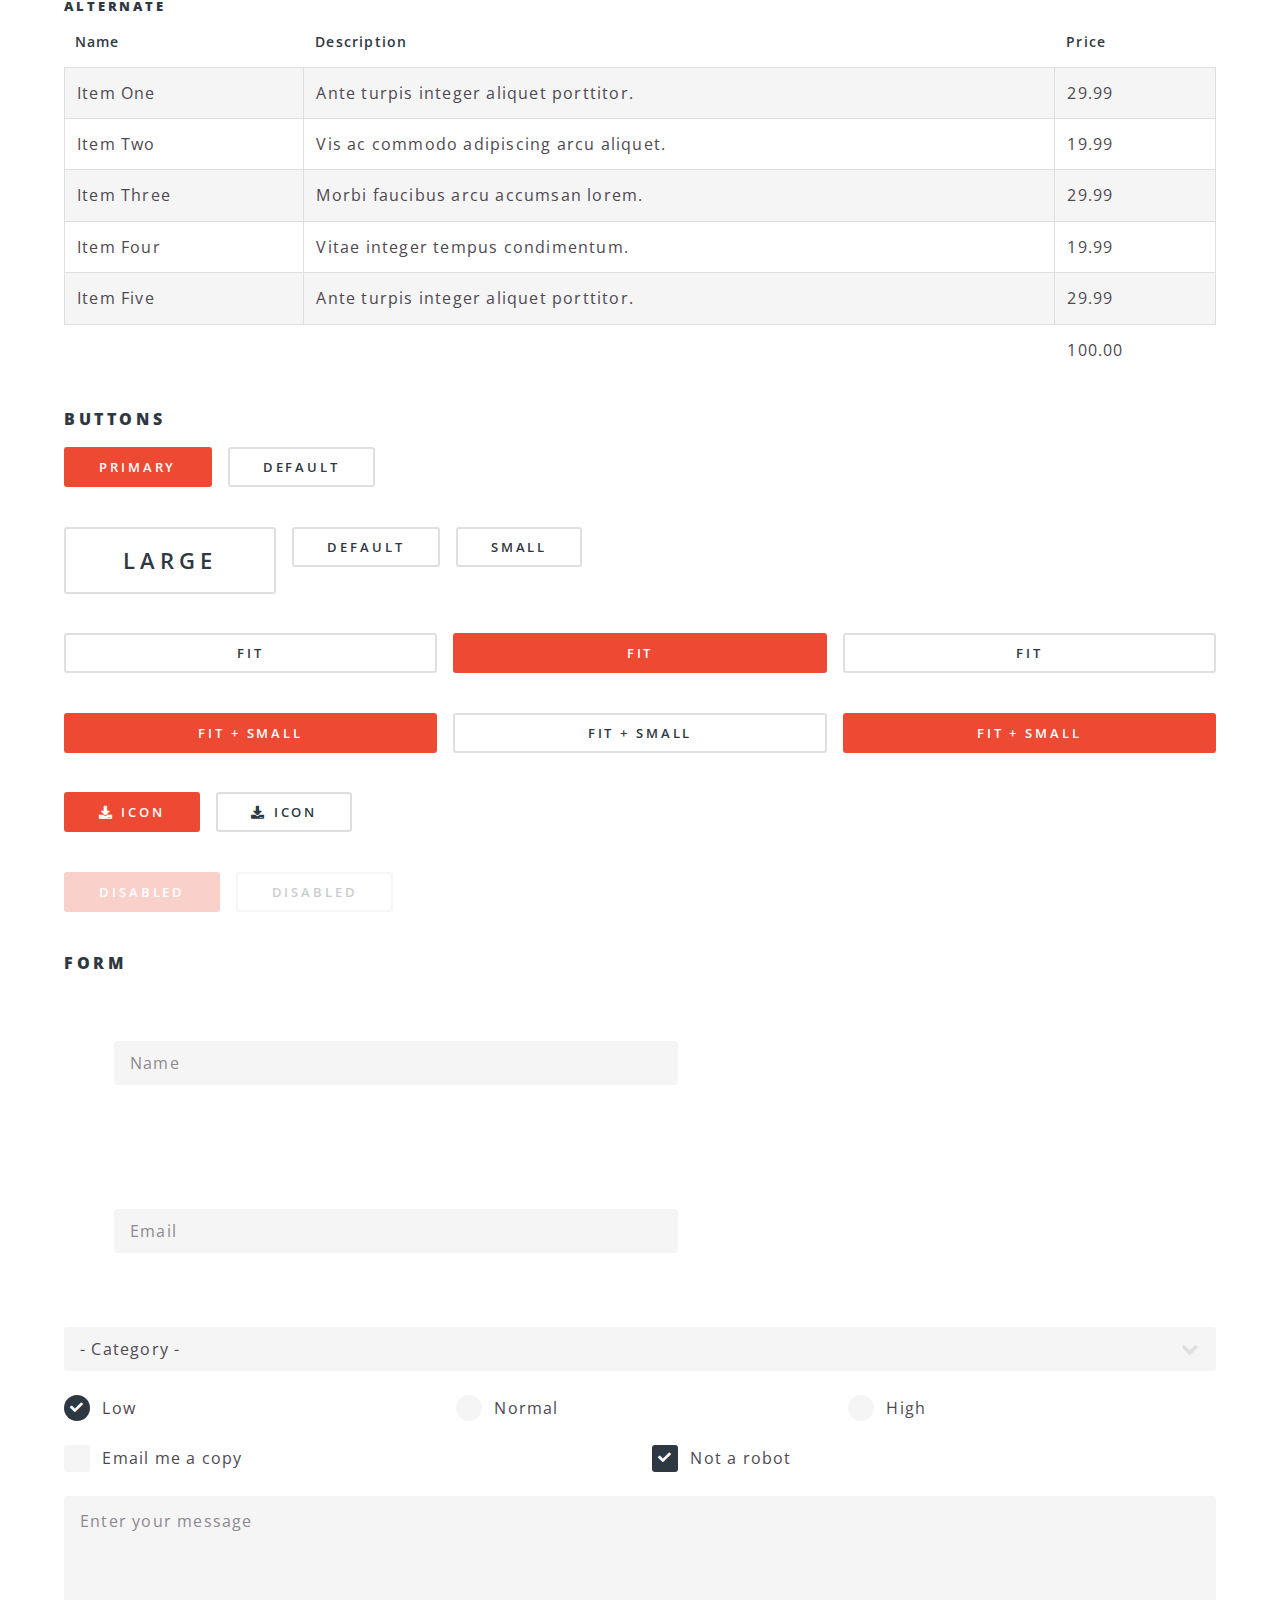
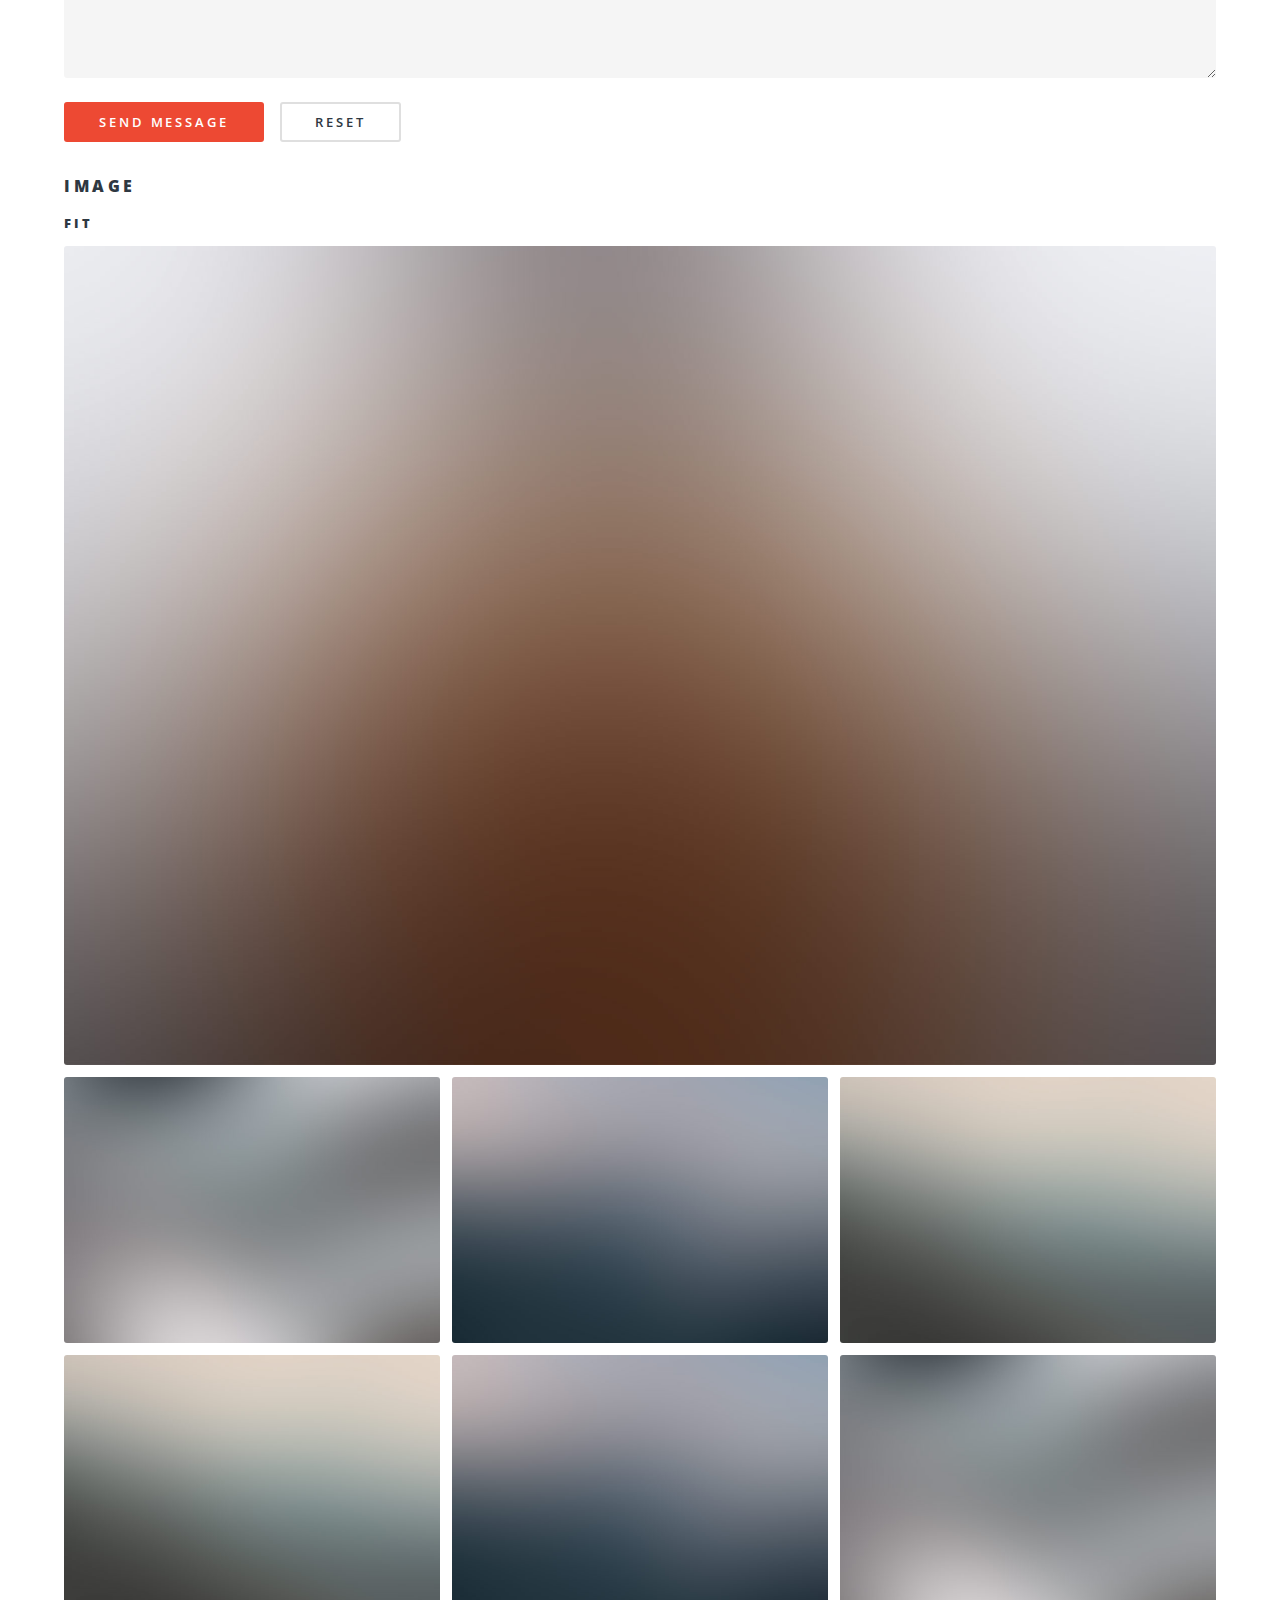
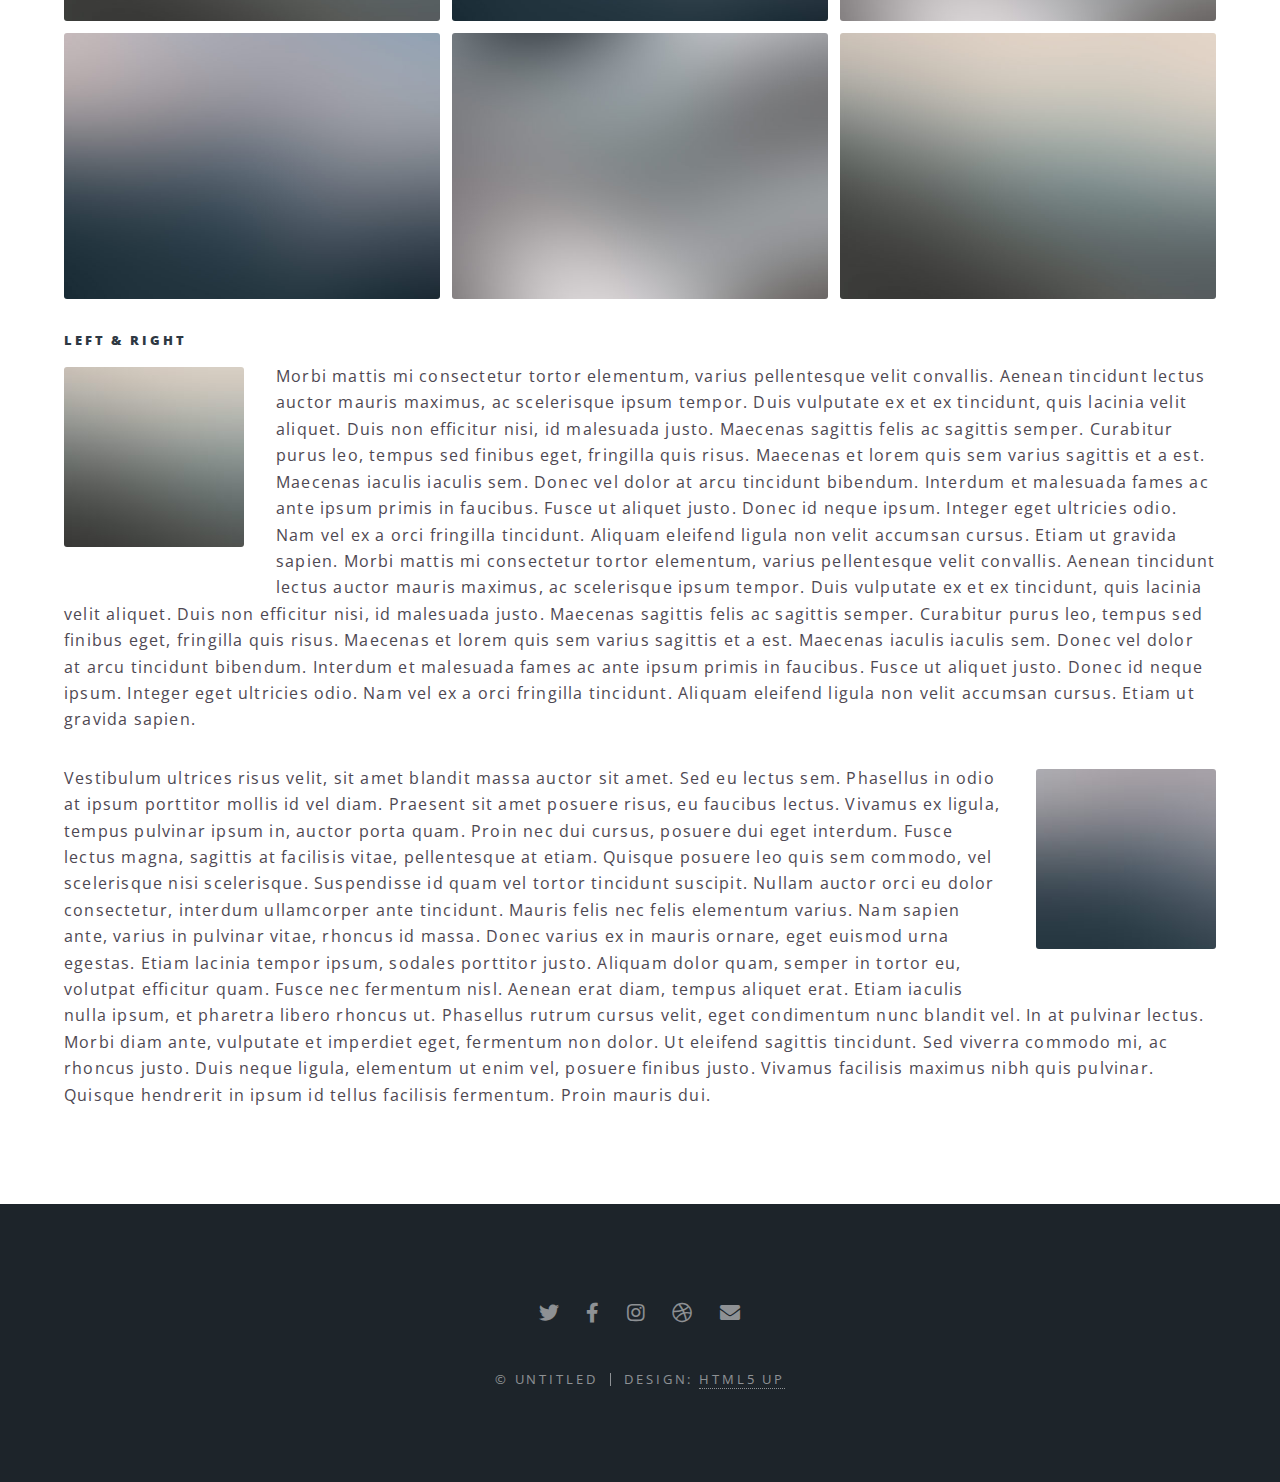
<file: The Team.html>
<!DOCTYPE HTML>
<!--
	Spectral by HTML5 UP
	html5up.net | @ajlkn
	Free for personal and commercial use under the CCA 3.0 license (html5up.net/license)
-->
<html>
	<head>
		<title>Elements - Spectral by HTML5 UP</title>
		<meta charset="utf-8" />
		<meta name="viewport" content="width=device-width, initial-scale=1, user-scalable=no" />
		<link rel="stylesheet" href="assets/css/main.css" />
		<noscript><link rel="stylesheet" href="assets/css/noscript.css" /></noscript>
	</head>
	<body class="is-preload">

		<!-- Page Wrapper -->
			<div id="page-wrapper">

				<!-- Header -->
					<header id="header">
						<h1><a href="index.html">Spectral</a></h1>
						<nav id="nav">
							<ul>
								<li class="special">
									<a href="#menu" class="menuToggle"><span>Menu</span></a>
									<div id="menu">
										<ul>
											<li><a href="index.html">Home</a></li>
											<li><a href="generic.html">Generic</a></li>
											<li><a href="elements.html">Elements</a></li>
											<li><a href="#">Sign Up</a></li>
											<li><a href="#">Log In</a></li>
										</ul>
									</div>
								</li>
							</ul>
						</nav>
					</header>

				<!-- Main -->
					<article id="main">
						<header>
							<h2>Elements</h2>
							<p>Aliquam ut ex ut interdum donec amet imperdiet eleifend</p>
						</header>
						<section class="wrapper style5">
							<div class="inner">

								<section>
									<h4>Text</h4>
									<p>This is <b>bold</b> and this is <strong>strong</strong>. This is <i>italic</i> and this is <em>emphasized</em>.
									This is <sup>superscript</sup> text and this is <sub>subscript</sub> text.
									This is <u>underlined</u> and this is code: <code>for (;;) { ... }</code>. Finally, <a href="#">this is a link</a>.</p>
									<hr />
									<header>
										<h4>Heading with a Subtitle</h4>
										<p>Lorem ipsum dolor sit amet nullam id egestas urna aliquam</p>
									</header>
									<p>Nunc lacinia ante nunc ac lobortis. Interdum adipiscing gravida odio porttitor sem non mi integer non faucibus ornare mi ut ante amet placerat aliquet. Volutpat eu sed ante lacinia sapien lorem accumsan varius montes viverra nibh in adipiscing blandit tempus accumsan.</p>
									<header>
										<h5>Heading with a Subtitle</h5>
										<p>Lorem ipsum dolor sit amet nullam id egestas urna aliquam</p>
									</header>
									<p>Nunc lacinia ante nunc ac lobortis. Interdum adipiscing gravida odio porttitor sem non mi integer non faucibus ornare mi ut ante amet placerat aliquet. Volutpat eu sed ante lacinia sapien lorem accumsan varius montes viverra nibh in adipiscing blandit tempus accumsan.</p>
									<hr />
									<h2>Heading Level 2</h2>
									<h3>Heading Level 3</h3>
									<h4>Heading Level 4</h4>
									<h5>Heading Level 5</h5>
									<h6>Heading Level 6</h6>
									<hr />
									<h5>Blockquote</h5>
									<blockquote>Fringilla nisl. Donec accumsan interdum nisi, quis tincidunt felis sagittis eget tempus euismod. Vestibulum ante ipsum primis in faucibus vestibulum. Blandit adipiscing eu felis iaculis volutpat ac adipiscing accumsan faucibus. Vestibulum ante ipsum primis in faucibus lorem ipsum dolor sit amet nullam adipiscing eu felis.</blockquote>
									<h5>Preformatted</h5>
									<pre><code>i = 0;

while (!deck.isInOrder()) {
  print 'Iteration ' + i;
  deck.shuffle();
  i++;
}

print 'It took ' + i + ' iterations to sort the deck.';</code></pre>
								</section>

								<section>
									<h4>Lists</h4>
									<div class="row">
										<div class="col-6 col-12-medium">
											<h5>Unordered</h5>
											<ul>
												<li>Dolor pulvinar etiam.</li>
												<li>Sagittis adipiscing.</li>
												<li>Felis enim feugiat.</li>
											</ul>
											<h5>Alternate</h5>
											<ul class="alt">
												<li>Dolor pulvinar etiam.</li>
												<li>Sagittis adipiscing.</li>
												<li>Felis enim feugiat.</li>
											</ul>
										</div>
										<div class="col-6 col-12-medium">
											<h5>Ordered</h5>
											<ol>
												<li>Dolor pulvinar etiam.</li>
												<li>Etiam vel felis viverra.</li>
												<li>Felis enim feugiat.</li>
												<li>Dolor pulvinar etiam.</li>
												<li>Etiam vel felis lorem.</li>
												<li>Felis enim et feugiat.</li>
											</ol>
											<h5>Icons</h5>
											<ul class="icons">
												<li><a href="#" class="icon brands fa-twitter"><span class="label">Twitter</span></a></li>
												<li><a href="#" class="icon brands fa-facebook-f"><span class="label">Facebook</span></a></li>
												<li><a href="#" class="icon brands fa-instagram"><span class="label">Instagram</span></a></li>
												<li><a href="#" class="icon brands fa-github"><span class="label">Github</span></a></li>
											</ul>
										</div>
									</div>
									<h5>Actions</h5>
									<div class="row">
										<div class="col-6 col-12-medium">
											<ul class="actions">
												<li><a href="#" class="button primary">Default</a></li>
												<li><a href="#" class="button">Default</a></li>
											</ul>
											<ul class="actions small">
												<li><a href="#" class="button primary small">Small</a></li>
												<li><a href="#" class="button small">Small</a></li>
											</ul>
											<ul class="actions stacked">
												<li><a href="#" class="button primary">Default</a></li>
												<li><a href="#" class="button">Default</a></li>
											</ul>
											<ul class="actions stacked">
												<li><a href="#" class="button primary small">Small</a></li>
												<li><a href="#" class="button small">Small</a></li>
											</ul>
										</div>
										<div class="col-6 col-12-medium">
											<ul class="actions stacked">
												<li><a href="#" class="button primary fit">Default</a></li>
												<li><a href="#" class="button fit">Default</a></li>
											</ul>
											<ul class="actions stacked">
												<li><a href="#" class="button primary small fit">Small</a></li>
												<li><a href="#" class="button small fit">Small</a></li>
											</ul>
										</div>
									</div>
								</section>

								<section>
									<h4>Table</h4>
									<h5>Default</h5>
									<div class="table-wrapper">
										<table>
											<thead>
												<tr>
													<th>Name</th>
													<th>Description</th>
													<th>Price</th>
												</tr>
											</thead>
											<tbody>
												<tr>
													<td>Item One</td>
													<td>Ante turpis integer aliquet porttitor.</td>
													<td>29.99</td>
												</tr>
												<tr>
													<td>Item Two</td>
													<td>Vis ac commodo adipiscing arcu aliquet.</td>
													<td>19.99</td>
												</tr>
												<tr>
													<td>Item Three</td>
													<td> Morbi faucibus arcu accumsan lorem.</td>
													<td>29.99</td>
												</tr>
												<tr>
													<td>Item Four</td>
													<td>Vitae integer tempus condimentum.</td>
													<td>19.99</td>
												</tr>
												<tr>
													<td>Item Five</td>
													<td>Ante turpis integer aliquet porttitor.</td>
													<td>29.99</td>
												</tr>
											</tbody>
											<tfoot>
												<tr>
													<td colspan="2"></td>
													<td>100.00</td>
												</tr>
											</tfoot>
										</table>
									</div>

									<h5>Alternate</h5>
									<div class="table-wrapper">
										<table class="alt">
											<thead>
												<tr>
													<th>Name</th>
													<th>Description</th>
													<th>Price</th>
												</tr>
											</thead>
											<tbody>
												<tr>
													<td>Item One</td>
													<td>Ante turpis integer aliquet porttitor.</td>
													<td>29.99</td>
												</tr>
												<tr>
													<td>Item Two</td>
													<td>Vis ac commodo adipiscing arcu aliquet.</td>
													<td>19.99</td>
												</tr>
												<tr>
													<td>Item Three</td>
													<td> Morbi faucibus arcu accumsan lorem.</td>
													<td>29.99</td>
												</tr>
												<tr>
													<td>Item Four</td>
													<td>Vitae integer tempus condimentum.</td>
													<td>19.99</td>
												</tr>
												<tr>
													<td>Item Five</td>
													<td>Ante turpis integer aliquet porttitor.</td>
													<td>29.99</td>
												</tr>
											</tbody>
											<tfoot>
												<tr>
													<td colspan="2"></td>
													<td>100.00</td>
												</tr>
											</tfoot>
										</table>
									</div>
								</section>

								<section>
									<h4>Buttons</h4>
									<ul class="actions">
										<li><a href="#" class="button primary">Primary</a></li>
										<li><a href="#" class="button">Default</a></li>
									</ul>
									<ul class="actions">
										<li><a href="#" class="button large">Large</a></li>
										<li><a href="#" class="button">Default</a></li>
										<li><a href="#" class="button small">Small</a></li>
									</ul>
									<ul class="actions fit">
										<li><a href="#" class="button fit">Fit</a></li>
										<li><a href="#" class="button primary fit">Fit</a></li>
										<li><a href="#" class="button fit">Fit</a></li>
									</ul>
									<ul class="actions fit small">
										<li><a href="#" class="button primary fit small">Fit + Small</a></li>
										<li><a href="#" class="button fit small">Fit + Small</a></li>
										<li><a href="#" class="button primary fit small">Fit + Small</a></li>
									</ul>
									<ul class="actions">
										<li><a href="#" class="button primary icon solid fa-download">Icon</a></li>
										<li><a href="#" class="button icon solid fa-download">Icon</a></li>
									</ul>
									<ul class="actions">
										<li><span class="button primary disabled">Disabled</span></li>
										<li><span class="button disabled">Disabled</span></li>
									</ul>
								</section>

								<section>
									<h4>Form</h4>
									<form method="post" action="#">
										<div class="row gtr-uniform">
											<div class="col-6 col-12-xsmall">
												<input type="text" name="demo-name" id="demo-name" value="" placeholder="Name" />
											</div>
											<div class="col-6 col-12-xsmall">
												<input type="email" name="demo-email" id="demo-email" value="" placeholder="Email" />
											</div>
											<div class="col-12">
												<select name="demo-category" id="demo-category">
													<option value="">- Category -</option>
													<option value="1">Manufacturing</option>
													<option value="1">Shipping</option>
													<option value="1">Administration</option>
													<option value="1">Human Resources</option>
												</select>
											</div>
											<div class="col-4 col-12-small">
												<input type="radio" id="demo-priority-low" name="demo-priority" checked>
												<label for="demo-priority-low">Low</label>
											</div>
											<div class="col-4 col-12-small">
												<input type="radio" id="demo-priority-normal" name="demo-priority">
												<label for="demo-priority-normal">Normal</label>
											</div>
											<div class="col-4 col-12-small">
												<input type="radio" id="demo-priority-high" name="demo-priority">
												<label for="demo-priority-high">High</label>
											</div>
											<div class="col-6 col-12-small">
												<input type="checkbox" id="demo-copy" name="demo-copy">
												<label for="demo-copy">Email me a copy</label>
											</div>
											<div class="col-6 col-12-small">
												<input type="checkbox" id="demo-human" name="demo-human" checked>
												<label for="demo-human">Not a robot</label>
											</div>
											<div class="col-12">
												<textarea name="demo-message" id="demo-message" placeholder="Enter your message" rows="6"></textarea>
											</div>
											<div class="col-12">
												<ul class="actions">
													<li><input type="submit" value="Send Message" class="primary" /></li>
													<li><input type="reset" value="Reset" /></li>
												</ul>
											</div>
										</div>
									</form>
								</section>

								<section>
									<h4>Image</h4>
									<h5>Fit</h5>
									<div class="box alt">
										<div class="row gtr-50 gtr-uniform">
											<div class="col-12"><span class="image fit"><img src="images/banner.jpg" alt="" /></span></div>
											<div class="col-4"><span class="image fit"><img src="images/pic01.jpg" alt="" /></span></div>
											<div class="col-4"><span class="image fit"><img src="images/pic02.jpg" alt="" /></span></div>
											<div class="col-4"><span class="image fit"><img src="images/pic03.jpg" alt="" /></span></div>
											<div class="col-4"><span class="image fit"><img src="images/pic03.jpg" alt="" /></span></div>
											<div class="col-4"><span class="image fit"><img src="images/pic02.jpg" alt="" /></span></div>
											<div class="col-4"><span class="image fit"><img src="images/pic01.jpg" alt="" /></span></div>
											<div class="col-4"><span class="image fit"><img src="images/pic02.jpg" alt="" /></span></div>
											<div class="col-4"><span class="image fit"><img src="images/pic01.jpg" alt="" /></span></div>
											<div class="col-4"><span class="image fit"><img src="images/pic03.jpg" alt="" /></span></div>
										</div>
									</div>
									<h5>Left &amp; Right</h5>
									<p><span class="image left"><img src="images/pic04.jpg" alt="" /></span>Morbi mattis mi consectetur tortor elementum, varius pellentesque velit convallis. Aenean tincidunt lectus auctor mauris maximus, ac scelerisque ipsum tempor. Duis vulputate ex et ex tincidunt, quis lacinia velit aliquet. Duis non efficitur nisi, id malesuada justo. Maecenas sagittis felis ac sagittis semper. Curabitur purus leo, tempus sed finibus eget, fringilla quis risus. Maecenas et lorem quis sem varius sagittis et a est. Maecenas iaculis iaculis sem. Donec vel dolor at arcu tincidunt bibendum. Interdum et malesuada fames ac ante ipsum primis in faucibus. Fusce ut aliquet justo. Donec id neque ipsum. Integer eget ultricies odio. Nam vel ex a orci fringilla tincidunt. Aliquam eleifend ligula non velit accumsan cursus. Etiam ut gravida sapien. Morbi mattis mi consectetur tortor elementum, varius pellentesque velit convallis. Aenean tincidunt lectus auctor mauris maximus, ac scelerisque ipsum tempor. Duis vulputate ex et ex tincidunt, quis lacinia velit aliquet. Duis non efficitur nisi, id malesuada justo. Maecenas sagittis felis ac sagittis semper. Curabitur purus leo, tempus sed finibus eget, fringilla quis risus. Maecenas et lorem quis sem varius sagittis et a est. Maecenas iaculis iaculis sem. Donec vel dolor at arcu tincidunt bibendum. Interdum et malesuada fames ac ante ipsum primis in faucibus. Fusce ut aliquet justo. Donec id neque ipsum. Integer eget ultricies odio. Nam vel ex a orci fringilla tincidunt. Aliquam eleifend ligula non velit accumsan cursus. Etiam ut gravida sapien.</p>
									<p><span class="image right"><img src="images/pic05.jpg" alt="" /></span>Vestibulum ultrices risus velit, sit amet blandit massa auctor sit amet. Sed eu lectus sem. Phasellus in odio at ipsum porttitor mollis id vel diam. Praesent sit amet posuere risus, eu faucibus lectus. Vivamus ex ligula, tempus pulvinar ipsum in, auctor porta quam. Proin nec dui cursus, posuere dui eget interdum. Fusce lectus magna, sagittis at facilisis vitae, pellentesque at etiam. Quisque posuere leo quis sem commodo, vel scelerisque nisi scelerisque. Suspendisse id quam vel tortor tincidunt suscipit. Nullam auctor orci eu dolor consectetur, interdum ullamcorper ante tincidunt. Mauris felis nec felis elementum varius. Nam sapien ante, varius in pulvinar vitae, rhoncus id massa. Donec varius ex in mauris ornare, eget euismod urna egestas. Etiam lacinia tempor ipsum, sodales porttitor justo. Aliquam dolor quam, semper in tortor eu, volutpat efficitur quam. Fusce nec fermentum nisl. Aenean erat diam, tempus aliquet erat. Etiam iaculis nulla ipsum, et pharetra libero rhoncus ut. Phasellus rutrum cursus velit, eget condimentum nunc blandit vel. In at pulvinar lectus. Morbi diam ante, vulputate et imperdiet eget, fermentum non dolor. Ut eleifend sagittis tincidunt. Sed viverra commodo mi, ac rhoncus justo. Duis neque ligula, elementum ut enim vel, posuere finibus justo. Vivamus facilisis maximus nibh quis pulvinar. Quisque hendrerit in ipsum id tellus facilisis fermentum. Proin mauris dui.</p>
								</section>

							</div>
						</section>
					</article>

				<!-- Footer -->
					<footer id="footer">
						<ul class="icons">
							<li><a href="#" class="icon brands fa-twitter"><span class="label">Twitter</span></a></li>
							<li><a href="#" class="icon brands fa-facebook-f"><span class="label">Facebook</span></a></li>
							<li><a href="#" class="icon brands fa-instagram"><span class="label">Instagram</span></a></li>
							<li><a href="#" class="icon brands fa-dribbble"><span class="label">Dribbble</span></a></li>
							<li><a href="#" class="icon solid fa-envelope"><span class="label">Email</span></a></li>
						</ul>
						<ul class="copyright">
							<li>&copy; Untitled</li><li>Design: <a href="http://html5up.net">HTML5 UP</a></li>
						</ul>
					</footer>

			</div>

		<!-- Scripts -->
			<script src="assets/js/jquery.min.js"></script>
			<script src="assets/js/jquery.scrollex.min.js"></script>
			<script src="assets/js/jquery.scrolly.min.js"></script>
			<script src="assets/js/browser.min.js"></script>
			<script src="assets/js/breakpoints.min.js"></script>
			<script src="assets/js/util.js"></script>
			<script src="assets/js/main.js"></script>

	</body>
</html>
</file>
<file: assets/css/noscript.css>
/*
	Spectral by HTML5 UP
	html5up.net | @ajlkn
	Free for personal and commercial use under the CCA 3.0 license (html5up.net/license)
*/

/* Banner */

	body.is-preload #banner h2 {
		-moz-transform: none;
		-webkit-transform: none;
		-ms-transform: none;
		transform: none;
		opacity: 1;
	}

		body.is-preload #banner h2:before, body.is-preload #banner h2:after {
			width: 100%;
		}

	body.is-preload #banner .more {
		-moz-transform: none;
		-webkit-transform: none;
		-ms-transform: none;
		transform: none;
		opacity: 1;
	}

	body.is-preload #banner:after {
		opacity: 0;
	}
</file>
<file: assets/css/main.css>
@import url(fontawesome-all.min.css);
@import url("https://fonts.googleapis.com/css?family=Open+Sans:400,400italic,600,600italic,800,800italic");

/*
	Spectral by HTML5 UP
	html5up.net | @ajlkn
	Free for personal and commercial use under the CCA 3.0 license (html5up.net/license)
*/

html, body, div, span, applet, object,
iframe, h1, h2, h3, h4, h5, h6, p, blockquote,
pre, a, abbr, acronym, address, big, cite,
code, del, dfn, em, img, ins, kbd, q, s, samp,
small, strike, strong, sub, sup, tt, var, b,
u, i, center, dl, dt, dd, ol, ul, li, fieldset,
form, label, legend, table, caption, tbody,
tfoot, thead, tr, th, td, article, aside,
canvas, details, embed, figure, figcaption,
footer, header, hgroup, menu, nav, output, ruby,
section, summary, time, mark, audio, video {
	margin: 0;
	padding: 0;
	border: 0;
	font-size: 100%;
	font: inherit;
	vertical-align: baseline;}

article, aside, details, figcaption, figure,
footer, header, hgroup, menu, nav, section {
	display: block;}

body {
	line-height: 1;
}

ol, ul {
	list-style: none;
}

blockquote, q {
	quotes: none;
}

	blockquote:before, blockquote:after, q:before, q:after {
		content: '';
		content: none;
	}

table {
	border-collapse: collapse;
	border-spacing: 0;
}

body {
	-webkit-text-size-adjust: none;
}

mark {
	background-color: transparent;
	color: inherit;
}

input::-moz-focus-inner {
	border: 0;
	padding: 0;
}

input, select, textarea {
	-moz-appearance: none;
	-webkit-appearance: none;
	-ms-appearance: none;
	appearance: none;
}

/* Basic */

	@-ms-viewport {
		width: device-width;
	}

	html {
		box-sizing: border-box;
	}

	*, *:before, *:after {
		box-sizing: inherit;
	}

	body {
		background: #2e3842;
	}

		body.is-preload *, body.is-preload *:before, body.is-preload *:after {
			-moz-animation: none !important;
			-webkit-animation: none !important;
			-ms-animation: none !important;
			animation: none !important;
			-moz-transition: none !important;
			-webkit-transition: none !important;
			-ms-transition: none !important;
			transition: none !important;
		}

	body, input, select, textarea {
		color: #fff;
		font-family: "Open Sans", Helvetica, sans-serif;
		font-size: 15pt;
		font-weight: 400;
		letter-spacing: 0.075em;
		line-height: 1.65em;
	}

		@media screen and (max-width: 1680px) {

			body, input, select, textarea {
				font-size: 13pt;
			}

		}

		@media screen and (max-width: 1280px) {

			body, input, select, textarea {
				font-size: 12pt;
			}

		}

		@media screen and (max-width: 736px) {

			body, input, select, textarea {
				font-size: 11pt;
				letter-spacing: 0.0375em;
			}

		}

	a {
		-moz-transition: color 0.2s ease, border-bottom-color 0.2s ease;
		-webkit-transition: color 0.2s ease, border-bottom-color 0.2s ease;
		-ms-transition: color 0.2s ease, border-bottom-color 0.2s ease;
		transition: color 0.2s ease, border-bottom-color 0.2s ease;
		border-bottom: dotted 1px;
		color: inherit;
		text-decoration: none;
	}

		a:hover {
			border-bottom-color: transparent;
		}

	strong, b {
		color: #fff;
		font-weight: 600;
	}

	em, i {
		font-style: italic;
	}

	p {
		margin: 0 0 2em 0;
	}

	h1, h2, h3, h4, h5, h6 {
		color: #fff;
		font-weight: 800;
		letter-spacing: 0.225em;
		line-height: 1em;
		margin: 0 0 1em 0;
		text-transform: uppercase;
	}

		h1 a, h2 a, h3 a, h4 a, h5 a, h6 a {
			color: inherit;
			text-decoration: none;
		}

	h2 {
		font-size: 1.35em;
		line-height: 1.75em;
	}

		@media screen and (max-width: 736px) {

			h2 {
				font-size: 1.1em;
				line-height: 1.65em;
			}

		}

	h3 {
		font-size: 1.15em;
		line-height: 1.75em;
	}

		@media screen and (max-width: 736px) {

			h3 {
				font-size: 1em;
				line-height: 1.65em;
			}

		}

	h4 {
		font-size: 1em;
		line-height: 1.5em;
	}

	h5 {
		font-size: 0.8em;
		line-height: 1.5em;
	}

	h6 {
		font-size: 0.7em;
		line-height: 1.5em;
	}

	sub {
		font-size: 0.8em;
		position: relative;
		top: 0.5em;
	}

	sup {
		font-size: 0.8em;
		position: relative;
		top: -0.5em;
	}

	hr {
		border: 0;
		border-bottom: solid 2px #fff;
		margin: 3em 0;
	}

		hr.major {
			margin: 4.5em 0;
		}

	blockquote {
		border-left: solid 4px #fff;
		font-style: italic;
		margin: 0 0 2em 0;
		padding: 0.5em 0 0.5em 2em;
	}

	code {
		background: rgba(144, 144, 144, 0.25);
		border-radius: 3px;
		font-family: "Courier New", monospace;
		font-size: 0.9em;
		letter-spacing: 0;
		margin: 0 0.25em;
		padding: 0.25em 0.65em;
	}

	pre {
		-webkit-overflow-scrolling: touch;
		font-family: "Courier New", monospace;
		font-size: 0.9em;
		margin: 0 0 2em 0;
	}

		pre code {
			display: block;
			line-height: 1.75em;
			padding: 1em 1.5em;
			overflow-x: auto;
		}

	.align-left {
		text-align: left;
	}

	.align-center {
		text-align: center;
	}

	.align-right {
		text-align: right;
	}

/* Row */

	.row {
		display: flex;
		flex-wrap: wrap;
		box-sizing: border-box;
		align-items: stretch;
	}

		.row > * {
			box-sizing: border-box;
		}

		.row.gtr-uniform > * > :last-child {
			margin-bottom: 0;
		}

		.row.aln-left {
			justify-content: flex-start;
		}

		.row.aln-center {
			justify-content: center;
		}

		.row.aln-right {
			justify-content: flex-end;
		}

		.row.aln-top {
			align-items: flex-start;
		}

		.row.aln-middle {
			align-items: center;
		}

		.row.aln-bottom {
			align-items: flex-end;
		}

		.row > .imp {
			order: -1;
		}

		.row > .col-1 {
			width: 8.33333%;
		}

		.row > .off-1 {
			margin-left: 8.33333%;
		}

		.row > .col-2 {
			width: 16.66667%;
		}

		.row > .off-2 {
			margin-left: 16.66667%;
		}

		.row > .col-3 {
			width: 25%;
		}

		.row > .off-3 {
			margin-left: 25%;
		}

		.row > .col-4 {
			width: 33.33333%;
		}

		.row > .off-4 {
			margin-left: 33.33333%;
		}

		.row > .col-5 {
			width: 41.66667%;
		}

		.row > .off-5 {
			margin-left: 41.66667%;
		}

		.row > .col-6 {
			width: 50%;
		}

		.row > .off-6 {
			margin-left: 50%;
		}

		.row > .col-7 {
			width: 58.33333%;
		}

		.row > .off-7 {
			margin-left: 58.33333%;
		}

		.row > .col-8 {
			width: 66.66667%;
		}

		.row > .off-8 {
			margin-left: 66.66667%;
		}

		.row > .col-9 {
			width: 75%;
		}

		.row > .off-9 {
			margin-left: 75%;
		}

		.row > .col-10 {
			width: 83.33333%;
		}

		.row > .off-10 {
			margin-left: 83.33333%;
		}

		.row > .col-11 {
			width: 91.66667%;
		}

		.row > .off-11 {
			margin-left: 91.66667%;
		}

		.row > .col-12 {
			width: 100%;
		}

		.row > .off-12 {
			margin-left: 100%;
		}

		.row.gtr-0 {
			margin-top: 0;
			margin-left: 0em;
		}

			.row.gtr-0 > * {
				padding: 0 0 0 0em;
			}

			.row.gtr-0.gtr-uniform {
				margin-top: 0em;
			}

				.row.gtr-0.gtr-uniform > * {
					padding-top: 0em;
				}

		.row.gtr-25 {
			margin-top: 0;
			margin-left: -0.375em;
		}

			.row.gtr-25 > * {
				padding: 0 0 0 0.375em;
			}

			.row.gtr-25.gtr-uniform {
				margin-top: -0.375em;
			}

				.row.gtr-25.gtr-uniform > * {
					padding-top: 0.375em;
				}

		.row.gtr-50 {
			margin-top: 0;
			margin-left: -0.75em;
		}

			.row.gtr-50 > * {
				padding: 0 0 0 0.75em;
			}

			.row.gtr-50.gtr-uniform {
				margin-top: -0.75em;
			}

				.row.gtr-50.gtr-uniform > * {
					padding-top: 0.75em;
				}

		.row {
			margin-top: 0;
			margin-left: -1.5em;
		}

			.row > * {
				padding: 0 0 0 1.5em;
			}

			.row.gtr-uniform {
				margin-top: -1.5em;
			}

				.row.gtr-uniform > * {
					padding-top: 1.5em;
				}

		.row.gtr-150 {
			margin-top: 0;
			margin-left: -2.25em;
		}

			.row.gtr-150 > * {
				padding: 0 0 0 2.25em;
			}

			.row.gtr-150.gtr-uniform {
				margin-top: -2.25em;
			}

				.row.gtr-150.gtr-uniform > * {
					padding-top: 2.25em;
				}

		.row.gtr-200 {
			margin-top: 0;
			margin-left: -3em;
		}

			.row.gtr-200 > * {
				padding: 0 0 0 3em;
			}

			.row.gtr-200.gtr-uniform {
				margin-top: -3em;
			}

				.row.gtr-200.gtr-uniform > * {
					padding-top: 3em;
				}

		@media screen and (max-width: 1680px) {

			.row {
				display: flex;
				flex-wrap: wrap;
				box-sizing: border-box;
				align-items: stretch;
			}

				.row > * {
					box-sizing: border-box;
				}

				.row.gtr-uniform > * > :last-child {
					margin-bottom: 0;
				}

				.row.aln-left {
					justify-content: flex-start;
				}

				.row.aln-center {
					justify-content: center;
				}

				.row.aln-right {
					justify-content: flex-end;
				}

				.row.aln-top {
					align-items: flex-start;
				}

				.row.aln-middle {
					align-items: center;
				}

				.row.aln-bottom {
					align-items: flex-end;
				}

				.row > .imp-xlarge {
					order: -1;
				}

				.row > .col-1-xlarge {
					width: 8.33333%;
				}

				.row > .off-1-xlarge {
					margin-left: 8.33333%;
				}

				.row > .col-2-xlarge {
					width: 16.66667%;
				}

				.row > .off-2-xlarge {
					margin-left: 16.66667%;
				}

				.row > .col-3-xlarge {
					width: 25%;
				}

				.row > .off-3-xlarge {
					margin-left: 25%;
				}

				.row > .col-4-xlarge {
					width: 33.33333%;
				}

				.row > .off-4-xlarge {
					margin-left: 33.33333%;
				}

				.row > .col-5-xlarge {
					width: 41.66667%;
				}

				.row > .off-5-xlarge {
					margin-left: 41.66667%;
				}

				.row > .col-6-xlarge {
					width: 50%;
				}

				.row > .off-6-xlarge {
					margin-left: 50%;
				}

				.row > .col-7-xlarge {
					width: 58.33333%;
				}

				.row > .off-7-xlarge {
					margin-left: 58.33333%;
				}

				.row > .col-8-xlarge {
					width: 66.66667%;
				}

				.row > .off-8-xlarge {
					margin-left: 66.66667%;
				}

				.row > .col-9-xlarge {
					width: 75%;
				}

				.row > .off-9-xlarge {
					margin-left: 75%;
				}

				.row > .col-10-xlarge {
					width: 83.33333%;
				}

				.row > .off-10-xlarge {
					margin-left: 83.33333%;
				}

				.row > .col-11-xlarge {
					width: 91.66667%;
				}

				.row > .off-11-xlarge {
					margin-left: 91.66667%;
				}

				.row > .col-12-xlarge {
					width: 100%;
				}

				.row > .off-12-xlarge {
					margin-left: 100%;
				}

				.row.gtr-0 {
					margin-top: 0;
					margin-left: 0em;
				}

					.row.gtr-0 > * {
						padding: 0 0 0 0em;
					}

					.row.gtr-0.gtr-uniform {
						margin-top: 0em;
					}

						.row.gtr-0.gtr-uniform > * {
							padding-top: 0em;
						}

				.row.gtr-25 {
					margin-top: 0;
					margin-left: -0.375em;
				}

					.row.gtr-25 > * {
						padding: 0 0 0 0.375em;
					}

					.row.gtr-25.gtr-uniform {
						margin-top: -0.375em;
					}

						.row.gtr-25.gtr-uniform > * {
							padding-top: 0.375em;
						}

				.row.gtr-50 {
					margin-top: 0;
					margin-left: -0.75em;
				}

					.row.gtr-50 > * {
						padding: 0 0 0 0.75em;
					}

					.row.gtr-50.gtr-uniform {
						margin-top: -0.75em;
					}

						.row.gtr-50.gtr-uniform > * {
							padding-top: 0.75em;
						}

				.row {
					margin-top: 0;
					margin-left: -1.5em;
				}

					.row > * {
						padding: 0 0 0 1.5em;
					}

					.row.gtr-uniform {
						margin-top: -1.5em;
					}

						.row.gtr-uniform > * {
							padding-top: 1.5em;
						}

				.row.gtr-150 {
					margin-top: 0;
					margin-left: -2.25em;
				}

					.row.gtr-150 > * {
						padding: 0 0 0 2.25em;
					}

					.row.gtr-150.gtr-uniform {
						margin-top: -2.25em;
					}

						.row.gtr-150.gtr-uniform > * {
							padding-top: 2.25em;
						}

				.row.gtr-200 {
					margin-top: 0;
					margin-left: -3em;
				}

					.row.gtr-200 > * {
						padding: 0 0 0 3em;
					}

					.row.gtr-200.gtr-uniform {
						margin-top: -3em;
					}

						.row.gtr-200.gtr-uniform > * {
							padding-top: 3em;
						}

		}

		@media screen and (max-width: 1280px) {

			.row {
				display: flex;
				flex-wrap: wrap;
				box-sizing: border-box;
				align-items: stretch;
			}

				.row > * {
					box-sizing: border-box;
				}

				.row.gtr-uniform > * > :last-child {
					margin-bottom: 0;
				}

				.row.aln-left {
					justify-content: flex-start;
				}

				.row.aln-center {
					justify-content: center;
				}

				.row.aln-right {
					justify-content: flex-end;
				}

				.row.aln-top {
					align-items: flex-start;
				}

				.row.aln-middle {
					align-items: center;
				}

				.row.aln-bottom {
					align-items: flex-end;
				}

				.row > .imp-large {
					order: -1;
				}

				.row > .col-1-large {
					width: 8.33333%;
				}

				.row > .off-1-large {
					margin-left: 8.33333%;
				}

				.row > .col-2-large {
					width: 16.66667%;
				}

				.row > .off-2-large {
					margin-left: 16.66667%;
				}

				.row > .col-3-large {
					width: 25%;
				}

				.row > .off-3-large {
					margin-left: 25%;
				}

				.row > .col-4-large {
					width: 33.33333%;
				}

				.row > .off-4-large {
					margin-left: 33.33333%;
				}

				.row > .col-5-large {
					width: 41.66667%;
				}

				.row > .off-5-large {
					margin-left: 41.66667%;
				}

				.row > .col-6-large {
					width: 50%;
				}

				.row > .off-6-large {
					margin-left: 50%;
				}

				.row > .col-7-large {
					width: 58.33333%;
				}

				.row > .off-7-large {
					margin-left: 58.33333%;
				}

				.row > .col-8-large {
					width: 66.66667%;
				}

				.row > .off-8-large {
					margin-left: 66.66667%;
				}

				.row > .col-9-large {
					width: 75%;
				}

				.row > .off-9-large {
					margin-left: 75%;
				}

				.row > .col-10-large {
					width: 83.33333%;
				}

				.row > .off-10-large {
					margin-left: 83.33333%;
				}

				.row > .col-11-large {
					width: 91.66667%;
				}

				.row > .off-11-large {
					margin-left: 91.66667%;
				}

				.row > .col-12-large {
					width: 100%;
				}

				.row > .off-12-large {
					margin-left: 100%;
				}

				.row.gtr-0 {
					margin-top: 0;
					margin-left: 0em;
				}

					.row.gtr-0 > * {
						padding: 0 0 0 0em;
					}

					.row.gtr-0.gtr-uniform {
						margin-top: 0em;
					}

						.row.gtr-0.gtr-uniform > * {
							padding-top: 0em;
						}

				.row.gtr-25 {
					margin-top: 0;
					margin-left: -0.375em;
				}

					.row.gtr-25 > * {
						padding: 0 0 0 0.375em;
					}

					.row.gtr-25.gtr-uniform {
						margin-top: -0.375em;
					}

						.row.gtr-25.gtr-uniform > * {
							padding-top: 0.375em;
						}

				.row.gtr-50 {
					margin-top: 0;
					margin-left: -0.75em;
				}

					.row.gtr-50 > * {
						padding: 0 0 0 0.75em;
					}

					.row.gtr-50.gtr-uniform {
						margin-top: -0.75em;
					}

						.row.gtr-50.gtr-uniform > * {
							padding-top: 0.75em;
						}

				.row {
					margin-top: 0;
					margin-left: -1.5em;
				}

					.row > * {
						padding: 0 0 0 1.5em;
					}

					.row.gtr-uniform {
						margin-top: -1.5em;
					}

						.row.gtr-uniform > * {
							padding-top: 1.5em;
						}

				.row.gtr-150 {
					margin-top: 0;
					margin-left: -2.25em;
				}

					.row.gtr-150 > * {
						padding: 0 0 0 2.25em;
					}

					.row.gtr-150.gtr-uniform {
						margin-top: -2.25em;
					}

						.row.gtr-150.gtr-uniform > * {
							padding-top: 2.25em;
						}

				.row.gtr-200 {
					margin-top: 0;
					margin-left: -3em;
				}

					.row.gtr-200 > * {
						padding: 0 0 0 3em;
					}

					.row.gtr-200.gtr-uniform {
						margin-top: -3em;
					}

						.row.gtr-200.gtr-uniform > * {
							padding-top: 3em;
						}

		}

		@media screen and (max-width: 980px) {

			.row {
				display: flex;
				flex-wrap: wrap;
				box-sizing: border-box;
				align-items: stretch;
			}

				.row > * {
					box-sizing: border-box;
				}

				.row.gtr-uniform > * > :last-child {
					margin-bottom: 0;
				}

				.row.aln-left {
					justify-content: flex-start;
				}

				.row.aln-center {
					justify-content: center;
				}

				.row.aln-right {
					justify-content: flex-end;
				}

				.row.aln-top {
					align-items: flex-start;
				}

				.row.aln-middle {
					align-items: center;
				}

				.row.aln-bottom {
					align-items: flex-end;
				}

				.row > .imp-medium {
					order: -1;
				}

				.row > .col-1-medium {
					width: 8.33333%;
				}

				.row > .off-1-medium {
					margin-left: 8.33333%;
				}

				.row > .col-2-medium {
					width: 16.66667%;
				}

				.row > .off-2-medium {
					margin-left: 16.66667%;
				}

				.row > .col-3-medium {
					width: 25%;
				}

				.row > .off-3-medium {
					margin-left: 25%;
				}

				.row > .col-4-medium {
					width: 33.33333%;
				}

				.row > .off-4-medium {
					margin-left: 33.33333%;
				}

				.row > .col-5-medium {
					width: 41.66667%;
				}

				.row > .off-5-medium {
					margin-left: 41.66667%;
				}

				.row > .col-6-medium {
					width: 50%;
				}

				.row > .off-6-medium {
					margin-left: 50%;
				}

				.row > .col-7-medium {
					width: 58.33333%;
				}

				.row > .off-7-medium {
					margin-left: 58.33333%;
				}

				.row > .col-8-medium {
					width: 66.66667%;
				}

				.row > .off-8-medium {
					margin-left: 66.66667%;
				}

				.row > .col-9-medium {
					width: 75%;
				}

				.row > .off-9-medium {
					margin-left: 75%;
				}

				.row > .col-10-medium {
					width: 83.33333%;
				}

				.row > .off-10-medium {
					margin-left: 83.33333%;
				}

				.row > .col-11-medium {
					width: 91.66667%;
				}

				.row > .off-11-medium {
					margin-left: 91.66667%;
				}

				.row > .col-12-medium {
					width: 100%;
				}

				.row > .off-12-medium {
					margin-left: 100%;
				}

				.row.gtr-0 {
					margin-top: 0;
					margin-left: 0em;
				}

					.row.gtr-0 > * {
						padding: 0 0 0 0em;
					}

					.row.gtr-0.gtr-uniform {
						margin-top: 0em;
					}

						.row.gtr-0.gtr-uniform > * {
							padding-top: 0em;
						}

				.row.gtr-25 {
					margin-top: 0;
					margin-left: -0.375em;
				}

					.row.gtr-25 > * {
						padding: 0 0 0 0.375em;
					}

					.row.gtr-25.gtr-uniform {
						margin-top: -0.375em;
					}

						.row.gtr-25.gtr-uniform > * {
							padding-top: 0.375em;
						}

				.row.gtr-50 {
					margin-top: 0;
					margin-left: -0.75em;
				}

					.row.gtr-50 > * {
						padding: 0 0 0 0.75em;
					}

					.row.gtr-50.gtr-uniform {
						margin-top: -0.75em;
					}

						.row.gtr-50.gtr-uniform > * {
							padding-top: 0.75em;
						}

				.row {
					margin-top: 0;
					margin-left: -1.5em;
				}

					.row > * {
						padding: 0 0 0 1.5em;
					}

					.row.gtr-uniform {
						margin-top: -1.5em;
					}

						.row.gtr-uniform > * {
							padding-top: 1.5em;
						}

				.row.gtr-150 {
					margin-top: 0;
					margin-left: -2.25em;
				}

					.row.gtr-150 > * {
						padding: 0 0 0 2.25em;
					}

					.row.gtr-150.gtr-uniform {
						margin-top: -2.25em;
					}

						.row.gtr-150.gtr-uniform > * {
							padding-top: 2.25em;
						}

				.row.gtr-200 {
					margin-top: 0;
					margin-left: -3em;
				}

					.row.gtr-200 > * {
						padding: 0 0 0 3em;
					}

					.row.gtr-200.gtr-uniform {
						margin-top: -3em;
					}

						.row.gtr-200.gtr-uniform > * {
							padding-top: 3em;
						}

		}

		@media screen and (max-width: 736px) {

			.row {
				display: flex;
				flex-wrap: wrap;
				box-sizing: border-box;
				align-items: stretch;
			}

				.row > * {
					box-sizing: border-box;
				}

				.row.gtr-uniform > * > :last-child {
					margin-bottom: 0;
				}

				.row.aln-left {
					justify-content: flex-start;
				}

				.row.aln-center {
					justify-content: center;
				}

				.row.aln-right {
					justify-content: flex-end;
				}

				.row.aln-top {
					align-items: flex-start;
				}

				.row.aln-middle {
					align-items: center;
				}

				.row.aln-bottom {
					align-items: flex-end;
				}

				.row > .imp-small {
					order: -1;
				}

				.row > .col-1-small {
					width: 8.33333%;
				}

				.row > .off-1-small {
					margin-left: 8.33333%;
				}

				.row > .col-2-small {
					width: 16.66667%;
				}

				.row > .off-2-small {
					margin-left: 16.66667%;
				}

				.row > .col-3-small {
					width: 25%;
				}

				.row > .off-3-small {
					margin-left: 25%;
				}

				.row > .col-4-small {
					width: 33.33333%;
				}

				.row > .off-4-small {
					margin-left: 33.33333%;
				}

				.row > .col-5-small {
					width: 41.66667%;
				}

				.row > .off-5-small {
					margin-left: 41.66667%;
				}

				.row > .col-6-small {
					width: 50%;
				}

				.row > .off-6-small {
					margin-left: 50%;
				}

				.row > .col-7-small {
					width: 58.33333%;
				}

				.row > .off-7-small {
					margin-left: 58.33333%;
				}

				.row > .col-8-small {
					width: 66.66667%;
				}

				.row > .off-8-small {
					margin-left: 66.66667%;
				}

				.row > .col-9-small {
					width: 75%;
				}

				.row > .off-9-small {
					margin-left: 75%;
				}

				.row > .col-10-small {
					width: 83.33333%;
				}

				.row > .off-10-small {
					margin-left: 83.33333%;
				}

				.row > .col-11-small {
					width: 91.66667%;
				}

				.row > .off-11-small {
					margin-left: 91.66667%;
				}

				.row > .col-12-small {
					width: 100%;
				}

				.row > .off-12-small {
					margin-left: 100%;
				}

				.row.gtr-0 {
					margin-top: 0;
					margin-left: 0em;
				}

					.row.gtr-0 > * {
						padding: 0 0 0 0em;
					}

					.row.gtr-0.gtr-uniform {
						margin-top: 0em;
					}

						.row.gtr-0.gtr-uniform > * {
							padding-top: 0em;
						}

				.row.gtr-25 {
					margin-top: 0;
					margin-left: -0.375em;
				}

					.row.gtr-25 > * {
						padding: 0 0 0 0.375em;
					}

					.row.gtr-25.gtr-uniform {
						margin-top: -0.375em;
					}

						.row.gtr-25.gtr-uniform > * {
							padding-top: 0.375em;
						}

				.row.gtr-50 {
					margin-top: 0;
					margin-left: -0.75em;
				}

					.row.gtr-50 > * {
						padding: 0 0 0 0.75em;
					}

					.row.gtr-50.gtr-uniform {
						margin-top: -0.75em;
					}

						.row.gtr-50.gtr-uniform > * {
							padding-top: 0.75em;
						}

				.row {
					margin-top: 0;
					margin-left: -1.5em;
				}

					.row > * {
						padding: 0 0 0 1.5em;
					}

					.row.gtr-uniform {
						margin-top: -1.5em;
					}

						.row.gtr-uniform > * {
							padding-top: 1.5em;
						}

				.row.gtr-150 {
					margin-top: 0;
					margin-left: -2.25em;
				}

					.row.gtr-150 > * {
						padding: 0 0 0 2.25em;
					}

					.row.gtr-150.gtr-uniform {
						margin-top: -2.25em;
					}

						.row.gtr-150.gtr-uniform > * {
							padding-top: 2.25em;
						}

				.row.gtr-200 {
					margin-top: 0;
					margin-left: -3em;
				}

					.row.gtr-200 > * {
						padding: 0 0 0 3em;
					}

					.row.gtr-200.gtr-uniform {
						margin-top: -3em;
					}

						.row.gtr-200.gtr-uniform > * {
							padding-top: 3em;
						}

		}

		@media screen and (max-width: 480px) {

			.row {
				display: flex;
				flex-wrap: wrap;
				box-sizing: border-box;
				align-items: stretch;
			}

				.row > * {
					box-sizing: border-box;
				}

				.row.gtr-uniform > * > :last-child {
					margin-bottom: 0;
				}

				.row.aln-left {
					justify-content: flex-start;
				}

				.row.aln-center {
					justify-content: center;
				}

				.row.aln-right {
					justify-content: flex-end;
				}

				.row.aln-top {
					align-items: flex-start;
				}

				.row.aln-middle {
					align-items: center;
				}

				.row.aln-bottom {
					align-items: flex-end;
				}

				.row > .imp-xsmall {
					order: -1;
				}

				.row > .col-1-xsmall {
					width: 8.33333%;
				}

				.row > .off-1-xsmall {
					margin-left: 8.33333%;
				}

				.row > .col-2-xsmall {
					width: 16.66667%;
				}

				.row > .off-2-xsmall {
					margin-left: 16.66667%;
				}

				.row > .col-3-xsmall {
					width: 25%;
				}

				.row > .off-3-xsmall {
					margin-left: 25%;
				}

				.row > .col-4-xsmall {
					width: 33.33333%;
				}

				.row > .off-4-xsmall {
					margin-left: 33.33333%;
				}

				.row > .col-5-xsmall {
					width: 41.66667%;
				}

				.row > .off-5-xsmall {
					margin-left: 41.66667%;
				}

				.row > .col-6-xsmall {
					width: 50%;
				}

				.row > .off-6-xsmall {
					margin-left: 50%;
				}

				.row > .col-7-xsmall {
					width: 58.33333%;
				}

				.row > .off-7-xsmall {
					margin-left: 58.33333%;
				}

				.row > .col-8-xsmall {
					width: 66.66667%;
				}

				.row > .off-8-xsmall {
					margin-left: 66.66667%;
				}

				.row > .col-9-xsmall {
					width: 75%;
				}

				.row > .off-9-xsmall {
					margin-left: 75%;
				}

				.row > .col-10-xsmall {
					width: 83.33333%;
				}

				.row > .off-10-xsmall {
					margin-left: 83.33333%;
				}

				.row > .col-11-xsmall {
					width: 91.66667%;
				}

				.row > .off-11-xsmall {
					margin-left: 91.66667%;
				}

				.row > .col-12-xsmall {
					width: 100%;
				}

				.row > .off-12-xsmall {
					margin-left: 100%;
				}

				.row.gtr-0 {
					margin-top: 0;
					margin-left: 0em;
				}

					.row.gtr-0 > * {
						padding: 0 0 0 0em;
					}

					.row.gtr-0.gtr-uniform {
						margin-top: 0em;
					}

						.row.gtr-0.gtr-uniform > * {
							padding-top: 0em;
						}

				.row.gtr-25 {
					margin-top: 0;
					margin-left: -0.375em;
				}

					.row.gtr-25 > * {
						padding: 0 0 0 0.375em;
					}

					.row.gtr-25.gtr-uniform {
						margin-top: -0.375em;
					}

						.row.gtr-25.gtr-uniform > * {
							padding-top: 0.375em;
						}

				.row.gtr-50 {
					margin-top: 0;
					margin-left: -0.75em;
				}

					.row.gtr-50 > * {
						padding: 0 0 0 0.75em;
					}

					.row.gtr-50.gtr-uniform {
						margin-top: -0.75em;
					}

						.row.gtr-50.gtr-uniform > * {
							padding-top: 0.75em;
						}

				.row {
					margin-top: 0;
					margin-left: -1.5em;
				}

					.row > * {
						padding: 0 0 0 1.5em;
					}

					.row.gtr-uniform {
						margin-top: -1.5em;
					}

						.row.gtr-uniform > * {
							padding-top: 1.5em;
						}

				.row.gtr-150 {
					margin-top: 0;
					margin-left: -2.25em;
				}

					.row.gtr-150 > * {
						padding: 0 0 0 2.25em;
					}

					.row.gtr-150.gtr-uniform {
						margin-top: -2.25em;
					}

						.row.gtr-150.gtr-uniform > * {
							padding-top: 2.25em;
						}

				.row.gtr-200 {
					margin-top: 0;
					margin-left: -3em;
				}

					.row.gtr-200 > * {
						padding: 0 0 0 3em;
					}

					.row.gtr-200.gtr-uniform {
						margin-top: -3em;
					}

						.row.gtr-200.gtr-uniform > * {
							padding-top: 3em;
						}

		}

/* Section/Article */

	section.special, article.special {
		text-align: center;
	}

	header p {
		color: rgba(255, 255, 255, 0.5);
		position: relative;
		top: -0.25em;
	}

	header h3 + p {
		font-size: 1.1em;
	}

	header h4 + p,
	header h5 + p,
	header h6 + p {
		font-size: 0.9em;
	}

	header.major {
		margin: 0 0 3.5em 0;
	}

		header.major h2, header.major h3, header.major h4, header.major h5, header.major h6 {
			border-bottom: solid 2px #fff;
			display: inline-block;
			padding-bottom: 1em;
			position: relative;
		}

			header.major h2:after, header.major h3:after, header.major h4:after, header.major h5:after, header.major h6:after {
				content: '';
				display: block;
				height: 1px;
			}

		header.major p {
			color: #fff;
			top: 0;
		}

		@media screen and (max-width: 736px) {

			header.major {
				margin: 0 0 2em 0;
			}

		}

	@media screen and (max-width: 980px) {

		header br {
			display: none;
		}

	}

/* Form */

	form {
		margin: 0 0 2em 0;
	}

	label {
		color: #fff;
		display: block;
		font-size: 0.9em;
		font-weight: 600;
		margin: 0 0 1em 0;
	}

	input[type="text"],
	input[type="password"],
	input[type="email"],
	select,
	textarea {
		-moz-appearance: none;
		-webkit-appearance: none;
		-ms-appearance: none;
		appearance: none;
		background-color: rgba(144, 144, 144, 0.25);
		border-radius: 3px;
		border: none;
		color: inherit;
		display: block;
		outline: 0;
		padding: 0 1em;
		text-decoration: none;
		width: 100%;
	}

		input[type="text"]:invalid,
		input[type="password"]:invalid,
		input[type="email"]:invalid,
		select:invalid,
		textarea:invalid {
			box-shadow: none;
		}

		input[type="text"]:focus,
		input[type="password"]:focus,
		input[type="email"]:focus,
		select:focus,
		textarea:focus {
			box-shadow: 0 0 0 2px #21b2a6;
		}

	select {
		background-size: 1.25em;
		background-repeat: no-repeat;
		background-position: calc(100% - 1em) center;
		height: 2.75em;
		padding-right: 2.75em;
		text-overflow: ellipsis;
	}

		select:focus::-ms-value {
			background-color: transparent;
		}

		select::-ms-expand {
			display: none;
		}

	input[type="text"],
	input[type="password"],
	input[type="email"],
	select {
		height: 2.75em;
	}

	textarea {
		padding: 0.75em 1em;
	}

	input[type="checkbox"],
	input[type="radio"] {
		-moz-appearance: none;
		-webkit-appearance: none;
		-ms-appearance: none;
		appearance: none;
		display: block;
		float: left;
		margin-right: -2em;
		opacity: 0;
		width: 1em;
		z-index: -1;
	}

		input[type="checkbox"] + label,
		input[type="radio"] + label {
			text-decoration: none;
			color: #fff;
			cursor: pointer;
			display: inline-block;
			font-size: 1em;
			font-weight: 400;
			padding-left: 2.4em;
			padding-right: 0.75em;
			position: relative;
		}

			input[type="checkbox"] + label:before,
			input[type="radio"] + label:before {
				-moz-osx-font-smoothing: grayscale;
				-webkit-font-smoothing: antialiased;
				display: inline-block;
				font-style: normal;
				font-variant: normal;
				text-rendering: auto;
				line-height: 1;
				text-transform: none !important;
				font-family: 'Font Awesome 5 Free';
				font-weight: 900;
			}

			input[type="checkbox"] + label:before,
			input[type="radio"] + label:before {
				background: rgba(144, 144, 144, 0.25);
				border-radius: 3px;
				content: '';
				display: inline-block;
				font-size: 0.8em;
				height: 2.0625em;
				left: 0;
				line-height: 2.0625em;
				position: absolute;
				text-align: center;
				top: 0;
				width: 2.0625em;
			}

		input[type="checkbox"]:checked + label:before,
		input[type="radio"]:checked + label:before {
			background: #2e3842;
			color: #fff;
			content: '\f00c';
		}

		input[type="checkbox"]:focus + label:before,
		input[type="radio"]:focus + label:before {
			box-shadow: 0 0 0 2px #21b2a6;
		}

	input[type="checkbox"] + label:before {
		border-radius: 3px;
	}

	input[type="radio"] + label:before {
		border-radius: 100%;
	}

	::-webkit-input-placeholder {
		color: rgba(255, 255, 255, 0.5) !important;
		opacity: 1.0;
	}

	:-moz-placeholder {
		color: rgba(255, 255, 255, 0.5) !important;
		opacity: 1.0;
	}

	::-moz-placeholder {
		color: rgba(255, 255, 255, 0.5) !important;
		opacity: 1.0;
	}

	:-ms-input-placeholder {
		color: rgba(255, 255, 255, 0.5) !important;
		opacity: 1.0;
	}

/* Box */

	.box {
		border-radius: 3px;
		border: solid 2px #fff;
		margin-bottom: 2em;
		padding: 1.5em;
	}

		.box > :last-child,
		.box > :last-child > :last-child,
		.box > :last-child > :last-child > :last-child {
			margin-bottom: 0;
		}

		.box.alt {
			border: 0;
			border-radius: 0;
			padding: 0;
		}

/* Icon */

	.icon {
		text-decoration: none;
		border-bottom: none;
		position: relative;
	}

		.icon:before {
			-moz-osx-font-smoothing: grayscale;
			-webkit-font-smoothing: antialiased;
			display: inline-block;
			font-style: normal;
			font-variant: normal;
			text-rendering: auto;
			line-height: 1;
			text-transform: none !important;
			font-family: 'Font Awesome 5 Free';
			font-weight: 400;
		}

		.icon > .label {
			display: none;
		}

		.icon:before {
			line-height: inherit;
		}

		.icon.solid:before {
			font-weight: 900;
		}

		.icon.brands:before {
			font-family: 'Font Awesome 5 Brands';
		}

		.icon.major {
			-moz-transform: rotate(-45deg);
			-webkit-transform: rotate(-45deg);
			-ms-transform: rotate(-45deg);
			transform: rotate(-45deg);
			border-radius: 3px;
			border: solid 2px #fff;
			display: inline-block;
			font-size: 1.35em;
			height: calc(3em + 2px);
			line-height: 3em;
			text-align: center;
			width: calc(3em + 2px);
		}

			.icon.major:before {
				-moz-transform: rotate(45deg);
				-webkit-transform: rotate(45deg);
				-ms-transform: rotate(45deg);
				transform: rotate(45deg);
				display: inline-block;
				font-size: 1.5em;
			}

			@media screen and (max-width: 736px) {

				.icon.major {
					font-size: 1em;
				}

			}

		.icon.style1 {
			color: #fff;
		}

		.icon.style2 {
			color: #00f0ff;
		}

		.icon.style3 {
			color: #76ddff;
		}
		

/* Image */

	.image {
		border-radius: 3px;
		border: 0;
		display: inline-block;
		position: relative;
	}

		.image img {
			border-radius: 3px;
			display: block;
		}

		.image.left {
			float: left;
			margin: 0 2em 2em 0;
			top: 0.25em;
		}

		.image.right {
			float: right;
			margin: 0 0 2em 2em;
			top: 0.25em;
		}

		.image.left, .image.right {
			max-width: 40%;
		}

			.image.left img, .image.right img {
				width: 100%;
			}

		.image.fit {
			display: block;
			margin: 0 0 2em 0;
			width: 100%;
		}

			.image.fit img {
				width: 100%;
			}

/* List */

	ol {
		list-style: decimal;
		margin: 0 0 2em 0;
		padding-left: 1.25em;
	}

		ol li {
			padding-left: 0.25em;
		}

	ul {
		list-style: disc;
		margin: 0 0 2em 0;
		padding-left: 1em;
	}

		ul li {
			padding-left: 0.5em;
		}

		ul.alt {
			list-style: none;
			padding-left: 0;
		}

			ul.alt li {
				border-top: solid 1px #fff;
				padding: 0.5em 0;
			}

				ul.alt li:first-child {
					border-top: 0;
					padding-top: 0;
				}

	dl {
		margin: 0 0 2em 0;
	}

/* Actions */

	ul.actions {
		display: -moz-flex;
		display: -webkit-flex;
		display: -ms-flex;
		display: flex;
		cursor: default;
		list-style: none;
		margin-left: -1em;
		padding-left: 0;
	}

		ul.actions li {
			padding: 0 0 0 1em;
			vertical-align: middle;
		}

		ul.actions.special {
			-moz-justify-content: center;
			-webkit-justify-content: center;
			-ms-justify-content: center;
			justify-content: center;
			width: 100%;
			margin-left: 0;
		}

			ul.actions.special li:first-child {
				padding-left: 0;
			}

		ul.actions.stacked {
			-moz-flex-direction: column;
			-webkit-flex-direction: column;
			-ms-flex-direction: column;
			flex-direction: column;
			margin-left: 0;
		}

			ul.actions.stacked li {
				padding: 1em 0 0 0;
			}

				ul.actions.stacked li:first-child {
					padding-top: 0;
				}

		ul.actions.fit {
			width: calc(100% + 1em);
		}

			ul.actions.fit li {
				-moz-flex-grow: 1;
				-webkit-flex-grow: 1;
				-ms-flex-grow: 1;
				flex-grow: 1;
				-moz-flex-shrink: 1;
				-webkit-flex-shrink: 1;
				-ms-flex-shrink: 1;
				flex-shrink: 1;
				width: 100%;
			}

				ul.actions.fit li > * {
					width: 100%;
				}

			ul.actions.fit.stacked {
				width: 100%;
			}

		@media screen and (max-width: 480px) {

			ul.actions:not(.fixed) {
				-moz-flex-direction: column;
				-webkit-flex-direction: column;
				-ms-flex-direction: column;
				flex-direction: column;
				margin-left: 0;
				width: 100% !important;
			}

				ul.actions:not(.fixed) li {
					-moz-flex-grow: 1;
					-webkit-flex-grow: 1;
					-ms-flex-grow: 1;
					flex-grow: 1;
					-moz-flex-shrink: 1;
					-webkit-flex-shrink: 1;
					-ms-flex-shrink: 1;
					flex-shrink: 1;
					padding: 1em 0 0 0;
					text-align: center;
					width: 100%;
				}

					ul.actions:not(.fixed) li > * {
						width: 100%;
					}

					ul.actions:not(.fixed) li:first-child {
						padding-top: 0;
					}

					ul.actions:not(.fixed) li input[type="submit"],
					ul.actions:not(.fixed) li input[type="reset"],
					ul.actions:not(.fixed) li input[type="button"],
					ul.actions:not(.fixed) li button,
					ul.actions:not(.fixed) li .button {
						width: 100%;
					}

						ul.actions:not(.fixed) li input[type="submit"].icon:before,
						ul.actions:not(.fixed) li input[type="reset"].icon:before,
						ul.actions:not(.fixed) li input[type="button"].icon:before,
						ul.actions:not(.fixed) li button.icon:before,
						ul.actions:not(.fixed) li .button.icon:before {
							margin-left: -0.5em;
						}

		}

/* Icons */

	ul.icons {
		cursor: default;
		list-style: none;
		padding-left: 0;
	}

		ul.icons li {
			display: inline-block;
			padding: 0 1em 0 0;
		}

			ul.icons li:last-child {
				padding-right: 0 !important;
			}

		ul.icons.major {
			padding: 1em 0;
		}

			ul.icons.major li {
				padding-right: 3.5em;
			}

				@media screen and (max-width: 736px) {

					ul.icons.major li {
						padding: 0 1em !important;
					}

				}

/* Table */

	.table-wrapper {
		-webkit-overflow-scrolling: touch;
		overflow-x: auto;
	}

	table {
		margin: 0 0 2em 0;
		width: 100%;
	}

		table tbody tr {
			border: solid 1px #fff;
			border-left: 0;
			border-right: 0;
		}

			table tbody tr:nth-child(2n + 1) {
				background-color: rgba(144, 144, 144, 0.25);
			}

		table td {
			padding: 0.75em 0.75em;
		}

		table th {
			color: #fff;
			font-size: 0.9em;
			font-weight: 600;
			padding: 0 0.75em 0.75em 0.75em;
			text-align: left;
		}

		table thead {
			border-bottom: solid 2px #fff;
		}

		table tfoot {
			border-top: solid 2px #fff;
		}

		table.alt {
			border-collapse: separate;
		}

			table.alt tbody tr td {
				border: solid 1px #fff;
				border-left-width: 0;
				border-top-width: 0;
			}

				table.alt tbody tr td:first-child {
					border-left-width: 1px;
				}

			table.alt tbody tr:first-child td {
				border-top-width: 1px;
			}

			table.alt thead {
				border-bottom: 0;
			}

			table.alt tfoot {
				border-top: 0;
			}

/* Button */

	input[type="submit"],
	input[type="reset"],
	input[type="button"],
	button,
	.button {
		-moz-appearance: none;
		-webkit-appearance: none;
		-ms-appearance: none;
		appearance: none;
		-moz-transition: background-color 0.2s ease-in-out, color 0.2s ease-in-out;
		-webkit-transition: background-color 0.2s ease-in-out, color 0.2s ease-in-out;
		-ms-transition: background-color 0.2s ease-in-out, color 0.2s ease-in-out;
		transition: background-color 0.2s ease-in-out, color 0.2s ease-in-out;
		background-color: transparent;
		border-radius: 3px;
		border: 0;
		box-shadow: inset 0 0 0 2px #fff;
		color: #fff;
		cursor: pointer;
		display: inline-block;
		font-size: 0.8em;
		font-weight: 600;
		height: 3.125em;
		letter-spacing: 0.225em;
		line-height: 3.125em;
		max-width: 30em;
		padding: 0 2.75em;
		text-align: center;
		text-decoration: none;
		text-transform: uppercase;
		white-space: nowrap;
		overflow: hidden;
		text-overflow: ellipsis;
	}

		input[type="submit"]:hover,
		input[type="reset"]:hover,
		input[type="button"]:hover,
		button:hover,
		.button:hover {
			background-color: rgba(144, 144, 144, 0.25);
		}

		input[type="submit"]:active,
		input[type="reset"]:active,
		input[type="button"]:active,
		button:active,
		.button:active {
			background-color: rgba(144, 144, 144, 0.5);
		}

		input[type="submit"].icon:before,
		input[type="reset"].icon:before,
		input[type="button"].icon:before,
		button.icon:before,
		.button.icon:before {
			margin-right: 0.5em;
		}

		input[type="submit"].fit,
		input[type="reset"].fit,
		input[type="button"].fit,
		button.fit,
		.button.fit {
			width: 100%;
		}

		input[type="submit"].small,
		input[type="reset"].small,
		input[type="button"].small,
		button.small,
		.button.small {
			font-size: 0.8em;
		}

		input[type="submit"].large,
		input[type="reset"].large,
		input[type="button"].large,
		button.large,
		.button.large {
			font-size: 1.35em;
		}

		input[type="submit"].primary,
		input[type="reset"].primary,
		input[type="button"].primary,
		button.primary,
		.button.primary {
			background-color: #ed4933;
			box-shadow: none !important;
			color: #ffffff !important;
		}

			input[type="submit"].primary:hover,
			input[type="reset"].primary:hover,
			input[type="button"].primary:hover,
			button.primary:hover,
			.button.primary:hover {
				background-color: #ef5e4a !important;
			}

			input[type="submit"].primary:active,
			input[type="reset"].primary:active,
			input[type="button"].primary:active,
			button.primary:active,
			.button.primary:active {
				background-color: #eb341c !important;
			}

		input[type="submit"].disabled, input[type="submit"]:disabled,
		input[type="reset"].disabled,
		input[type="reset"]:disabled,
		input[type="button"].disabled,
		input[type="button"]:disabled,
		button.disabled,
		button:disabled,
		.button.disabled,
		.button:disabled {
			pointer-events: none;
			opacity: 0.25;
		}

		@media screen and (max-width: 736px) {

			input[type="submit"],
			input[type="reset"],
			input[type="button"],
			button,
			.button {
				height: 3.75em;
				line-height: 3.75em;
			}

		}

/* Features */

	.features {
		display: -moz-flex;
		display: -webkit-flex;
		display: -ms-flex;
		display: flex;
		-moz-flex-wrap: wrap;
		-webkit-flex-wrap: wrap;
		-ms-flex-wrap: wrap;
		flex-wrap: wrap;
		-moz-justify-content: center;
		-webkit-justify-content: center;
		-ms-justify-content: center;
		justify-content: center;
		list-style: none;
		padding: 0;
		width: 100%;
	}

		.features li {
			padding: 4em 4em 2em 6em ;
			display: block;
			position: relative;
			text-align: left;
			width: 50%;
		}

			.features li:nth-child(1) {
				background-color: rgba(0, 0, 0, 0.035);
			}

			.features li:nth-child(2) {
				background-color: rgba(0, 0, 0, 0.07);
			}

			.features li:nth-child(3) {
				background-color: rgba(0, 0, 0, 0.105);
			}

			.features li:nth-child(4) {
				background-color: rgba(0, 0, 0, 0.14);
			}

			.features li:nth-child(5) {
				background-color: rgba(0, 0, 0, 0.175);
			}

			.features li:nth-child(6) {
				background-color: rgba(0, 0, 0, 0.21);
			}

			.features li:nth-child(7) {
				background-color: rgba(0, 0, 0, 0.245);
			}

			.features li:nth-child(8) {
				background-color: rgba(0, 0, 0, 0.28);
			}

			.features li:nth-child(9) {
				background-color: rgba(0, 0, 0, 0.315);
			}

			.features li:nth-child(10) {
				background-color: rgba(0, 0, 0, 0.35);
			}

			.features li:before {
				display: block;
				color: #fff;
				position: absolute;
				left: 1.75em;
				top: 2.75em;
				font-size: 1.5em;
			}

			.features li:nth-child(1) {
				border-top-left-radius: 3px;
			}

			.features li:nth-child(2) {
				border-top-right-radius: 3px;
			}

			.features li:nth-last-child(1) {
				border-bottom-right-radius: 3px;
			}

			.features li:nth-last-child(2) {
				border-bottom-left-radius: 3px;
			}

			@media screen and (max-width: 980px) {

				.features li {
					padding: 3em 2em 1em 2em ;
					text-align: center;
				}

					.features li:before {
						left: 0;
						margin: 0 0 1em 0;
						position: relative;
						top: 0;
					}

			}

			@media screen and (max-width: 736px) {

				.features li {
					padding: 3em 0 1em 0 ;
					background-color: transparent !important;
					border-top: solid 2px #fff;
					width: 100%;
				}

					.features li:first-child {
						border-top: 0;
					}

			}

/* Spotlight */

	.spotlight {
		-moz-align-items: center;
		-webkit-align-items: center;
		-ms-align-items: center;
		align-items: center;
		display: -moz-flex;
		display: -webkit-flex;
		display: -ms-flex;
		display: flex;
	}

		.spotlight .image {
			-moz-order: 1;
			-webkit-order: 1;
			-ms-order: 1;
			order: 1;
			border-radius: 0;
			width: 40%;
		}

			.spotlight .image img {
				border-radius: 0;
				width: 100%;
			}

		.spotlight .content {
			padding: 2em 4em 0.1em 4em ;
			-moz-order: 2;
			-webkit-order: 2;
			-ms-order: 2;
			order: 2;
			max-width: 48em;
			width: 60%;
		}

		.spotlight:nth-child(2n) {
			-moz-flex-direction: row-reverse;
			-webkit-flex-direction: row-reverse;
			-ms-flex-direction: row-reverse;
			flex-direction: row-reverse;
		}

		.spotlight:nth-child(1) {
			background-color: rgba(0, 0, 0, 0.075);
		}

		.spotlight:nth-child(2) {
			background-color: rgba(0, 0, 0, 0.15);
		}

		.spotlight:nth-child(3) {
			background-color: rgba(0, 0, 0, 0.225);
		}

		.spotlight:nth-child(4) {
			background-color: rgba(0, 0, 0, 0.3);
		}

		.spotlight:nth-child(5) {
			background-color: rgba(0, 0, 0, 0.375);
		}

		.spotlight:nth-child(6) {
			background-color: rgba(0, 0, 0, 0.45);
		}

		.spotlight:nth-child(7) {
			background-color: rgba(0, 0, 0, 0.525);
		}

		.spotlight:nth-child(8) {
			background-color: rgba(0, 0, 0, 0.6);
		}

		.spotlight:nth-child(9) {
			background-color: rgba(0, 0, 0, 0.675);
		}

		.spotlight:nth-child(10) {
			background-color: rgba(0, 0, 0, 0.75);
		}

		@media screen and (max-width: 1280px) {

			.spotlight .image {
				width: 45%;
			}

			.spotlight .content {
				width: 55%;
			}

		}

		@media screen and (max-width: 980px) {

			.spotlight {
				display: block;
			}

				.spotlight br {
					display: none;
				}

				.spotlight .image {
					width: 100%;
				}

				.spotlight .content {
					padding: 4em 3em 2em 3em ;
					max-width: none;
					text-align: center;
					width: 100%;
				}

		}

		@media screen and (max-width: 736px) {

			.spotlight .content {
				padding: 3em 2em 1em 2em ;
			}

		}

/* Wrapper */

	.wrapper {
		padding: 6em 0 4em 0 ;
	}

		.wrapper > .inner {
			width: 60em;
			margin: 0 auto;
		}

			@media screen and (max-width: 1280px) {

				.wrapper > .inner {
					width: 90%;
				}

			}

			@media screen and (max-width: 980px) {

				.wrapper > .inner {
					width: 100%;
				}

			}

		.wrapper.alt {
			padding: 0;
		}

		.wrapper.style1 {
			background-color: #844900;
			color: #c8ece9;
		}

			.wrapper.style1 strong, .wrapper.style1 b {
				color: #ffffff;
			}

			.wrapper.style1 h2, .wrapper.style1 h3, .wrapper.style1 h4, .wrapper.style1 h5, .wrapper.style1 h6 {
				color: #ffffff;
			}

			.wrapper.style1 hr {
				border-color: rgba(0, 0, 0, 0.125);
			}

			.wrapper.style1 blockquote {
				border-color: rgba(0, 0, 0, 0.125);
			}

			.wrapper.style1 code {
				background: rgba(255, 255, 255, 0.075);
			}

			.wrapper.style1 header p {
				color: #a6e0db;
			}

			.wrapper.style1 header.major h2, .wrapper.style1 header.major h3, .wrapper.style1 header.major h4, .wrapper.style1 header.major h5, .wrapper.style1 header.major h6 {
				border-color: rgba(0, 0, 0, 0.125);
			}

			.wrapper.style1 header.major p {
				color: #c8ece9;
			}

			.wrapper.style1 label {
				color: #ffffff;
			}

			.wrapper.style1 input[type="text"],
			.wrapper.style1 input[type="password"],
			.wrapper.style1 input[type="email"],
			.wrapper.style1 select,
			.wrapper.style1 textarea {
				background-color: rgba(255, 255, 255, 0.075);
			}

			.wrapper.style1 select {
				background-image: url("data:image/svg+xml;charset=utf8,%3Csvg xmlns='http://www.w3.org/2000/svg' width='40' height='40' preserveAspectRatio='none' viewBox='0 0 40 40'%3E%3Cpath d='M9.4,12.3l10.4,10.4l10.4-10.4c0.2-0.2,0.5-0.4,0.9-0.4c0.3,0,0.6,0.1,0.9,0.4l3.3,3.3c0.2,0.2,0.4,0.5,0.4,0.9 c0,0.4-0.1,0.6-0.4,0.9L20.7,31.9c-0.2,0.2-0.5,0.4-0.9,0.4c-0.3,0-0.6-0.1-0.9-0.4L4.3,17.3c-0.2-0.2-0.4-0.5-0.4-0.9 c0-0.4,0.1-0.6,0.4-0.9l3.3-3.3c0.2-0.2,0.5-0.4,0.9-0.4S9.1,12.1,9.4,12.3z' fill='rgba(0, 0, 0, 0.125)' /%3E%3C/svg%3E");
			}

				.wrapper.style1 select option {
					color: #ffffff;
					background: #21b2a6;
				}

			.wrapper.style1 input[type="checkbox"] + label,
			.wrapper.style1 input[type="radio"] + label {
				color: #c8ece9;
			}

				.wrapper.style1 input[type="checkbox"] + label:before,
				.wrapper.style1 input[type="radio"] + label:before {
					background: rgba(255, 255, 255, 0.075);
				}

			.wrapper.style1 input[type="checkbox"]:checked + label:before,
			.wrapper.style1 input[type="radio"]:checked + label:before {
				background: #ffffff;
				color: #21b2a6;
			}

			.wrapper.style1 ::-webkit-input-placeholder {
				color: #a6e0db !important;
			}

			.wrapper.style1 :-moz-placeholder {
				color: #a6e0db !important;
			}

			.wrapper.style1 ::-moz-placeholder {
				color: #a6e0db !important;
			}

			.wrapper.style1 :-ms-input-placeholder {
				color: #a6e0db !important;
			}

			.wrapper.style1 .formerize-placeholder {
				color: #a6e0db !important;
			}

			.wrapper.style1 .icon.major {
				border-color: rgba(0, 0, 0, 0.125);
			}

			.wrapper.style1 ul.alt li {
				border-color: rgba(0, 0, 0, 0.125);
			}

			.wrapper.style1 table tbody tr {
				border-color: rgba(0, 0, 0, 0.125);
			}

				.wrapper.style1 table tbody tr:nth-child(2n + 1) {
					background-color: rgba(255, 255, 255, 0.075);
				}

			.wrapper.style1 table th {
				color: #ffffff;
			}

			.wrapper.style1 table thead {
				border-color: rgba(0, 0, 0, 0.125);
			}

			.wrapper.style1 table tfoot {
				border-color: rgba(0, 0, 0, 0.125);
			}

			.wrapper.style1 table.alt tbody tr td {
				border-color: rgba(0, 0, 0, 0.125);
			}

			.wrapper.style1 input[type="submit"],
			.wrapper.style1 input[type="reset"],
			.wrapper.style1 input[type="button"],
			.wrapper.style1 button,
			.wrapper.style1 .button {
				box-shadow: inset 0 0 0 2px rgba(0, 0, 0, 0.125);
				color: #ffffff;
			}

				.wrapper.style1 input[type="submit"]:hover,
				.wrapper.style1 input[type="reset"]:hover,
				.wrapper.style1 input[type="button"]:hover,
				.wrapper.style1 button:hover,
				.wrapper.style1 .button:hover {
					background-color: rgba(255, 255, 255, 0.075);
				}

				.wrapper.style1 input[type="submit"]:active,
				.wrapper.style1 input[type="reset"]:active,
				.wrapper.style1 input[type="button"]:active,
				.wrapper.style1 button:active,
				.wrapper.style1 .button:active {
					background-color: rgba(255, 255, 255, 0.2);
				}

			@media screen and (max-width: 736px) {

				.wrapper.style1 .features li {
					border-top-color: rgba(0, 0, 0, 0.125);
				}

			}

		.wrapper.style2 {
			background-color: #2e3842;
		}

		.wrapper.style3 {
			background-color: #844900;
			color: #d3d4e4;
		}

			.wrapper.style3 strong, .wrapper.style3 b {
				color: #ffffff;
			}

			.wrapper.style3 h2, .wrapper.style3 h3, .wrapper.style3 h4, .wrapper.style3 h5, .wrapper.style3 h6 {
				color: #ffffff;
			}

			.wrapper.style3 hr {
				border-color: rgba(0, 0, 0, 0.125);
			}

			.wrapper.style3 blockquote {
				border-color: rgba(0, 0, 0, 0.125);
			}

			.wrapper.style3 code {
				background: rgba(255, 255, 255, 0.075);
			}

			.wrapper.style3 header p {
				color: #b9bad4;
			}

			.wrapper.style3 header.major h2, .wrapper.style3 header.major h3, .wrapper.style3 header.major h4, .wrapper.style3 header.major h5, .wrapper.style3 header.major h6 {
				border-color: rgba(0, 0, 0, 0.125);
			}

			.wrapper.style3 header.major p {
				color: #d3d4e4;
			}

			.wrapper.style3 label {
				color: #ffffff;
			}

			.wrapper.style3 input[type="text"],
			.wrapper.style3 input[type="password"],
			.wrapper.style3 input[type="email"],
			.wrapper.style3 select,
			.wrapper.style3 textarea {
				background-color: rgba(255, 255, 255, 0.075);
			}

			.wrapper.style3 select {
				background-image: url("data:image/svg+xml;charset=utf8,%3Csvg xmlns='http://www.w3.org/2000/svg' width='40' height='40' preserveAspectRatio='none' viewBox='0 0 40 40'%3E%3Cpath d='M9.4,12.3l10.4,10.4l10.4-10.4c0.2-0.2,0.5-0.4,0.9-0.4c0.3,0,0.6,0.1,0.9,0.4l3.3,3.3c0.2,0.2,0.4,0.5,0.4,0.9 c0,0.4-0.1,0.6-0.4,0.9L20.7,31.9c-0.2,0.2-0.5,0.4-0.9,0.4c-0.3,0-0.6-0.1-0.9-0.4L4.3,17.3c-0.2-0.2-0.4-0.5-0.4-0.9 c0-0.4,0.1-0.6,0.4-0.9l3.3-3.3c0.2-0.2,0.5-0.4,0.9-0.4S9.1,12.1,9.4,12.3z' fill='rgba(0, 0, 0, 0.125)' /%3E%3C/svg%3E");
			}

				.wrapper.style3 select option {
					color: #ffffff;
					background: #505393;
				}

			.wrapper.style3 input[type="checkbox"] + label,
			.wrapper.style3 input[type="radio"] + label {
				color: #d3d4e4;
			}

				.wrapper.style3 input[type="checkbox"] + label:before,
				.wrapper.style3 input[type="radio"] + label:before {
					background: rgba(255, 255, 255, 0.075);
				}

			.wrapper.style3 input[type="checkbox"]:checked + label:before,
			.wrapper.style3 input[type="radio"]:checked + label:before {
				background: #ffffff;
				color: #505393;
			}

			.wrapper.style3 ::-webkit-input-placeholder {
				color: #b9bad4 !important;
			}

			.wrapper.style3 :-moz-placeholder {
				color: #b9bad4 !important;
			}

			.wrapper.style3 ::-moz-placeholder {
				color: #b9bad4 !important;
			}

			.wrapper.style3 :-ms-input-placeholder {
				color: #b9bad4 !important;
			}

			.wrapper.style3 .formerize-placeholder {
				color: #b9bad4 !important;
			}

			.wrapper.style3 .icon.major {
				border-color: rgba(0, 0, 0, 0.125);
			}

			.wrapper.style3 ul.alt li {
				border-color: rgba(0, 0, 0, 0.125);
			}

			.wrapper.style3 table tbody tr {
				border-color: rgba(0, 0, 0, 0.125);
			}

				.wrapper.style3 table tbody tr:nth-child(2n + 1) {
					background-color: rgba(255, 255, 255, 0.075);
				}

			.wrapper.style3 table th {
				color: #ffffff;
			}

			.wrapper.style3 table thead {
				border-color: rgba(0, 0, 0, 0.125);
			}

			.wrapper.style3 table tfoot {
				border-color: rgba(0, 0, 0, 0.125);
			}

			.wrapper.style3 table.alt tbody tr td {
				border-color: rgba(0, 0, 0, 0.125);
			}

			.wrapper.style3 input[type="submit"],
			.wrapper.style3 input[type="reset"],
			.wrapper.style3 input[type="button"],
			.wrapper.style3 button,
			.wrapper.style3 .button {
				box-shadow: inset 0 0 0 2px rgba(0, 0, 0, 0.125);
				color: #ffffff;
			}

				.wrapper.style3 input[type="submit"]:hover,
				.wrapper.style3 input[type="reset"]:hover,
				.wrapper.style3 input[type="button"]:hover,
				.wrapper.style3 button:hover,
				.wrapper.style3 .button:hover {
					background-color: rgba(255, 255, 255, 0.075);
				}

				.wrapper.style3 input[type="submit"]:active,
				.wrapper.style3 input[type="reset"]:active,
				.wrapper.style3 input[type="button"]:active,
				.wrapper.style3 button:active,
				.wrapper.style3 .button:active {
					background-color: rgba(255, 255, 255, 0.2);
				}

			@media screen and (max-width: 736px) {

				.wrapper.style3 .features li {
					border-top-color: rgba(0, 0, 0, 0.125);
				}

			}

		.wrapper.style4 {
			background-color: transparent;
		}

		.wrapper.style5 {
			background-color: #ffffff;
			color: #4E4852;
		}

			.wrapper.style5 strong, .wrapper.style5 b {
				color: #2E3842;
			}

			.wrapper.style5 h2, .wrapper.style5 h3, .wrapper.style5 h4, .wrapper.style5 h5, .wrapper.style5 h6 {
				color: #2E3842;
			}

			.wrapper.style5 hr {
				border-color: #dfdfdf;
			}

			.wrapper.style5 blockquote {
				border-color: #dfdfdf;
			}

			.wrapper.style5 code {
				background: rgba(0, 0, 0, 0.0375);
			}

			.wrapper.style5 header p {
				color: #8E8892;
			}

			.wrapper.style5 header.major h2, .wrapper.style5 header.major h3, .wrapper.style5 header.major h4, .wrapper.style5 header.major h5, .wrapper.style5 header.major h6 {
				border-color: #dfdfdf;
			}

			.wrapper.style5 header.major p {
				color: #4E4852;
			}

			.wrapper.style5 label {
				color: #2E3842;
			}

			.wrapper.style5 input[type="text"],
			.wrapper.style5 input[type="password"],
			.wrapper.style5 input[type="email"],
			.wrapper.style5 select,
			.wrapper.style5 textarea {
				background-color: rgba(0, 0, 0, 0.0375);
			}

			.wrapper.style5 select {
				background-image: url("data:image/svg+xml;charset=utf8,%3Csvg xmlns='http://www.w3.org/2000/svg' width='40' height='40' preserveAspectRatio='none' viewBox='0 0 40 40'%3E%3Cpath d='M9.4,12.3l10.4,10.4l10.4-10.4c0.2-0.2,0.5-0.4,0.9-0.4c0.3,0,0.6,0.1,0.9,0.4l3.3,3.3c0.2,0.2,0.4,0.5,0.4,0.9 c0,0.4-0.1,0.6-0.4,0.9L20.7,31.9c-0.2,0.2-0.5,0.4-0.9,0.4c-0.3,0-0.6-0.1-0.9-0.4L4.3,17.3c-0.2-0.2-0.4-0.5-0.4-0.9 c0-0.4,0.1-0.6,0.4-0.9l3.3-3.3c0.2-0.2,0.5-0.4,0.9-0.4S9.1,12.1,9.4,12.3z' fill='%23dfdfdf' /%3E%3C/svg%3E");
			}

				.wrapper.style5 select option {
					color: #2E3842;
					background: #ffffff;
				}

			.wrapper.style5 input[type="checkbox"] + label,
			.wrapper.style5 input[type="radio"] + label {
				color: #4E4852;
			}

				.wrapper.style5 input[type="checkbox"] + label:before,
				.wrapper.style5 input[type="radio"] + label:before {
					background: rgba(0, 0, 0, 0.0375);
				}

			.wrapper.style5 input[type="checkbox"]:checked + label:before,
			.wrapper.style5 input[type="radio"]:checked + label:before {
				background: #2E3842;
				color: #ffffff;
			}

			.wrapper.style5 ::-webkit-input-placeholder {
				color: #8E8892 !important;
			}

			.wrapper.style5 :-moz-placeholder {
				color: #8E8892 !important;
			}

			.wrapper.style5 ::-moz-placeholder {
				color: #8E8892 !important;
			}

			.wrapper.style5 :-ms-input-placeholder {
				color: #8E8892 !important;
			}

			.wrapper.style5 .formerize-placeholder {
				color: #8E8892 !important;
			}

			.wrapper.style5 .icon.major {
				border-color: #dfdfdf;
			}

			.wrapper.style5 ul.alt li {
				border-color: #dfdfdf;
			}

			.wrapper.style5 table tbody tr {
				border-color: #dfdfdf;
			}

				.wrapper.style5 table tbody tr:nth-child(2n + 1) {
					background-color: rgba(0, 0, 0, 0.0375);
				}

			.wrapper.style5 table th {
				color: #2E3842;
			}

			.wrapper.style5 table thead {
				border-color: #dfdfdf;
			}

			.wrapper.style5 table tfoot {
				border-color: #dfdfdf;
			}

			.wrapper.style5 table.alt tbody tr td {
				border-color: #dfdfdf;
			}

			.wrapper.style5 input[type="submit"],
			.wrapper.style5 input[type="reset"],
			.wrapper.style5 input[type="button"],
			.wrapper.style5 button,
			.wrapper.style5 .button {
				box-shadow: inset 0 0 0 2px #dfdfdf;
				color: #2E3842;
			}

				.wrapper.style5 input[type="submit"]:hover,
				.wrapper.style5 input[type="reset"]:hover,
				.wrapper.style5 input[type="button"]:hover,
				.wrapper.style5 button:hover,
				.wrapper.style5 .button:hover {
					background-color: rgba(0, 0, 0, 0.0375);
				}

				.wrapper.style5 input[type="submit"]:active,
				.wrapper.style5 input[type="reset"]:active,
				.wrapper.style5 input[type="button"]:active,
				.wrapper.style5 button:active,
				.wrapper.style5 .button:active {
					background-color: rgba(0, 0, 0, 0.1);
				}

			@media screen and (max-width: 736px) {

				.wrapper.style5 .features li {
					border-top-color: #dfdfdf;
				}

			}

		@media screen and (max-width: 980px) {

			.wrapper {
				padding: 4em 3em 2em 3em ;
			}

		}

		@media screen and (max-width: 736px) {

			.wrapper {
				padding: 3em 2em 1em 2em ;
			}

		}

/* Page Wrapper + Menu */

	#page-wrapper {
		-moz-transition: opacity 0.5s ease;
		-webkit-transition: opacity 0.5s ease;
		-ms-transition: opacity 0.5s ease;
		transition: opacity 0.5s ease;
		opacity: 1;
		padding-top: 3em;
	}

		#page-wrapper:before {
			background: rgba(0, 0, 0, 0);
			content: '';
			display: block;
			display: none;
			height: 100%;
			left: 0;
			position: fixed;
			top: 0;
			width: 100%;
			z-index: 10001;
		}

	#menu {
		-moz-transform: translateX(20em);
		-webkit-transform: translateX(20em);
		-ms-transform: translateX(20em);
		transform: translateX(20em);
		-moz-transition: -moz-transform 0.5s ease;
		-webkit-transition: -webkit-transform 0.5s ease;
		-ms-transition: -ms-transform 0.5s ease;
		transition: transform 0.5s ease;
		-webkit-overflow-scrolling: touch;
		background: #252e2e;
		color: #ffffff;
		height: 100%;
		max-width: 80%;
		overflow-y: auto;
		padding: 3em 2em;
		position: fixed;
		right: 0;
		top: 0;
		width: 20em;
		z-index: 10002;
	}

		#menu ul {
			list-style: none;
			padding: 0;
		}

			#menu ul > li {
				border-top: solid 1px rgba(0, 0, 0, 0.125);
				margin: 0.5em 0 0 0;
				padding: 0.5em 0 0 0;
			}

				#menu ul > li:first-child {
					border-top: 0 !important;
					margin-top: 0 !important;
					padding-top: 0 !important;
				}

				#menu ul > li > a {
					border: 0;
					color: inherit;
					display: block;
					font-size: 0.8em;
					letter-spacing: 0.225em;
					outline: 0;
					text-decoration: none;
					text-transform: uppercase;
				}

					@media screen and (max-width: 736px) {

						#menu ul > li > a {
							line-height: 3em;
						}

					}

		#menu .close {
			background-image: url("images/close.svg");
			background-position: 4.85em 1em;
			background-repeat: no-repeat;
			border: 0;
			cursor: pointer;
			display: block;
			height: 3em;
			position: absolute;
			right: 0;
			top: 0;
			vertical-align: middle;
			width: 7em;
		}

		@media screen and (max-width: 736px) {

			#menu {
				padding: 3em 1.5em;
			}

		}

	body.is-menu-visible #page-wrapper {
		opacity: 0.35;
	}

		body.is-menu-visible #page-wrapper:before {
			display: block;
		}

	body.is-menu-visible #menu {
		-moz-transform: translateX(0);
		-webkit-transform: translateX(0);
		-ms-transform: translateX(0);
		transform: translateX(0);
	}

/* Header */

	#header {
		-moz-transition: background-color 0.2s ease;
		-webkit-transition: background-color 0.2s ease;
		-ms-transition: background-color 0.2s ease;
		transition: background-color 0.2s ease;
		background: #2e3842;
		height: 3em;
		left: 0;
		line-height: 3em;
		position: fixed;
		top: 0;
		width: 100%;
		z-index: 10000;
	}

		#header h1 {
			-moz-transition: opacity 0.2s ease;
			-webkit-transition: opacity 0.2s ease;
			-ms-transition: opacity 0.2s ease;
			transition: opacity 0.2s ease;
			height: inherit;
			left: 1.25em;
			line-height: inherit;
			position: absolute;
			top: 0;
		}

			#header h1 a {
				border: 0;
				display: block;
				height: inherit;
				line-height: inherit;
			}

				@media screen and (max-width: 736px) {

					#header h1 a {
						font-size: 0.8em;
					}

				}

		#header nav {
			height: inherit;
			line-height: inherit;
			position: absolute;
			right: 0;
			top: 0;
		}

			#header nav > ul {
				list-style: none;
				margin: 0;
				padding: 0;
				white-space: nowrap;
			}

				#header nav > ul > li {
					display: inline-block;
					padding: 0;
				}

					#header nav > ul > li > a {
						border: 0;
						color: #fff;
						display: block;
						font-size: 0.8em;
						letter-spacing: 0.225em;
						padding: 0 1.5em;
						text-transform: uppercase;
					}

						#header nav > ul > li > a.menuToggle {
							outline: 0;
							position: relative;
						}

							#header nav > ul > li > a.menuToggle:after {
								background-image: url("images/bars.svg");
								background-position: right center;
								background-repeat: no-repeat;
								content: '';
								display: inline-block;
								height: 3.75em;
								vertical-align: top;
								width: 2em;
							}

							@media screen and (max-width: 736px) {

								#header nav > ul > li > a.menuToggle {
									padding: 0 1.5em;
								}

									#header nav > ul > li > a.menuToggle span {
										display: none;
									}

							}

						@media screen and (max-width: 736px) {

							#header nav > ul > li > a {
								padding: 0 0 0 1.5em;
							}

						}

					#header nav > ul > li:first-child {
						margin-left: 0;
					}

		#header.alt {
			background: transparent;
		}

			#header.alt h1 {
				pointer-events: none;
				opacity: 0;
			}

/* Banner */

	#banner {
		display: -moz-flex;
		display: -webkit-flex;
		display: -ms-flex;
		display: flex;
		-moz-flex-direction: column;
		-webkit-flex-direction: column;
		-ms-flex-direction: column;
		flex-direction: column;
		-moz-justify-content: center;
		-webkit-justify-content: center;
		-ms-justify-content: center;
		justify-content: center;
		cursor: default;
		height: 100vh;
		min-height: 35em;
		overflow: hidden;
		position: relative;
		text-align: center;
	}

		#banner h2 {
			-moz-transform: scale(1);
			-webkit-transform: scale(1);
			-ms-transform: scale(1);
			transform: scale(1);
			-moz-transition: -moz-transform 0.5s ease, opacity 0.5s ease;
			-webkit-transition: -webkit-transform 0.5s ease, opacity 0.5s ease;
			-ms-transition: -ms-transform 0.5s ease, opacity 0.5s ease;
			transition: transform 0.5s ease, opacity 0.5s ease;
			display: inline-block;
			font-size: 1.75em;
			opacity: 1;
			padding: 0.35em 1em;
			position: relative;
			z-index: 1;
		}

			#banner h2:before, #banner h2:after {
				-moz-transition: width 0.85s ease;
				-webkit-transition: width 0.85s ease;
				-ms-transition: width 0.85s ease;
				transition: width 0.85s ease;
				-moz-transition-delay: 0.25s;
				-webkit-transition-delay: 0.25s;
				-ms-transition-delay: 0.25s;
				transition-delay: 0.25s;
				background: #fff;
				content: '';
				display: block;
				height: 2px;
				position: absolute;
				width: 100%;
			}

			#banner h2:before {
				top: 0;
				left: 0;
			}

			#banner h2:after {
				bottom: 0;
				right: 0;
			}

		#banner p {
			letter-spacing: 0.225em;
			text-transform: uppercase;
		}

			#banner p a {
				color: inherit;
			}

		#banner .more {
			-moz-transition: -moz-transform 0.75s ease, opacity 0.75s ease;
			-webkit-transition: -webkit-transform 0.75s ease, opacity 0.75s ease;
			-ms-transition: -ms-transform 0.75s ease, opacity 0.75s ease;
			transition: transform 0.75s ease, opacity 0.75s ease;
			-moz-transition-delay: 3.5s;
			-webkit-transition-delay: 3.5s;
			-ms-transition-delay: 3.5s;
			transition-delay: 3.5s;
			-moz-transform: translateY(0);
			-webkit-transform: translateY(0);
			-ms-transform: translateY(0);
			transform: translateY(0);
			border: none;
			bottom: 0;
			color: inherit;
			font-size: 0.8em;
			height: 8.5em;
			left: 50%;
			letter-spacing: 0.225em;
			margin-left: -8.5em;
			opacity: 1;
			outline: 0;
			padding-left: 0.225em;
			position: absolute;
			text-align: center;
			text-transform: uppercase;
			width: 16em;
			z-index: 1;
		}

			#banner .more:after {
				background-image: url("images/arrow.svg");
				background-position: center;
				background-repeat: no-repeat;
				background-size: contain;
				bottom: 4em;
				content: '';
				display: block;
				height: 1.5em;
				left: 50%;
				margin: 0 0 0 -0.75em;
				position: absolute;
				width: 1.5em;
			}

		#banner:after {
			pointer-events: none;
			-moz-transition: opacity 3s ease-in-out;
			-webkit-transition: opacity 3s ease-in-out;
			-ms-transition: opacity 3s ease-in-out;
			transition: opacity 3s ease-in-out;
			-moz-transition-delay: 1.25s;
			-webkit-transition-delay: 1.25s;
			-ms-transition-delay: 1.25s;
			transition-delay: 1.25s;
			content: '';
			background: #2e3842;
			display: block;
			width: 100%;
			height: 100%;
			position: absolute;
			left: 0;
			top: 0;
			opacity: 0;
		}

		@media screen and (max-width: 736px) {

			#banner {
				padding: 7em 3em 5em 3em ;
				height: auto;
				min-height: 0;
			}

				#banner h2 {
					font-size: 1.25em;
				}

				#banner br {
					display: none;
				}

				#banner .more {
					display: none;
				}

		}

	body.is-preload #banner h2 {
		-moz-transform: scale(0.95);
		-webkit-transform: scale(0.95);
		-ms-transform: scale(0.95);
		transform: scale(0.95);
		opacity: 0;
	}

		body.is-preload #banner h2:before, body.is-preload #banner h2:after {
			width: 0;
		}

	body.is-preload #banner .more {
		-moz-transform: translateY(8.5em);
		-webkit-transform: translateY(8.5em);
		-ms-transform: translateY(8.5em);
		transform: translateY(8.5em);
		opacity: 0;
	}

	body.is-preload #banner:after {
		opacity: 1;
	}

/* CTA */

	#cta .inner {
		display: -moz-flex;
		display: -webkit-flex;
		display: -ms-flex;
		display: flex;
		max-width: 45em;
	}

		#cta .inner header {
			-moz-order: 1;
			-webkit-order: 1;
			-ms-order: 1;
			order: 1;
			padding-right: 3em;
			width: 70%;
		}

			#cta .inner header p {
				color: inherit;
			}

		#cta .inner .actions {
			-moz-order: 2;
			-webkit-order: 2;
			-ms-order: 2;
			order: 2;
			width: 30%;
		}
		#cta .button.fit.primary.disabled-link{
			pointer-events: none;
		}
		@media screen and (max-width: 980px) {

			#cta .inner {
				display: block;
				text-align: center;
			}

				#cta .inner header {
					padding-right: 0;
					width: 100%;
				}

				#cta .inner .actions {
					margin-left: auto;
					margin-right: auto;
					max-width: 20em;
					width: 100%;
				}

		}

		@media screen and (max-width: 736px) {

			#cta .inner .actions {
				max-width: none;
			}

		}

/* Main */

	#main > header {
		padding: 12em 0 10em 0 ;
/* 		background-image: -moz-linear-gradient(top, rgba(0,0,0,0.5), rgba(0,0,0,0.5)), url("../../images/banner.jpg");
		background-image: -webkit-linear-gradient(top, rgba(0,0,0,0.5), rgba(0,0,0,0.5)), url("../../images/banner.jpg");
		background-image: -ms-linear-gradient(top, rgba(0,0,0,0.5), rgba(0,0,0,0.5)), url("../../images/banner.jpg");
		background-image: linear-gradient(top, rgba(0,0,0,0.5), rgba(0,0,0,0.5)), url("../../images/banner.jpg"); */
		background-image: url("../../images/woman-g1def3c3d9_1920.jpg");
		background-attachment: fixed;
		background-position: center center;
		background-repeat: no-repeat;
		background-size: cover;
		text-align: center;
	}

		#main > header h2 {
			font-size: 1.75em;
			margin: 0 0 0.5em 0;
		}

		#main > header p {
			color: inherit;
			letter-spacing: 0.225em;
			text-transform: uppercase;
			top: 0;
		}

			#main > header p a {
				color: inherit;
			}

		@media screen and (max-width: 1680px) {

			#main > header {
				padding: 10em 0 8em 0 ;
			}

		}

		@media screen and (max-width: 1280px) {

			#main > header {
				padding: 8em 3em 6em 3em ;
			}
			div.col-6.col-12-xsmall{
				margin: 50px;
			}

		}

		@media screen and (max-width: 980px) {

			#main > header {
				padding: 10em 3em 8em 3em ;
			}

		}

		@media screen and (max-width: 736px) {

			#main > header {
				padding: 5em 3em 3em 3em ;
			}

				#main > header h2 {
					font-size: 1.25em;
					margin: 0 0 1em 0;
				}

		}

	body.is-mobile #main > header {
		background-attachment: scroll;
	}

/* Footer */

	#footer {
		padding: 6em 0 4em 0 ;
		background-color: #1d242a;
		text-align: center;
	}

		#footer .icons {
			font-size: 1.25em;
		}

			#footer .icons a {
				color: rgba(255, 255, 255, 0.5);
			}

				#footer .icons a:hover {
					color: #fff;
				}

		#footer .copyright {
			color: rgba(255, 255, 255, 0.5);
			font-size: 0.8em;
			letter-spacing: 0.225em;
			list-style: none;
			padding: 0;
			text-transform: uppercase;
		}

			#footer .copyright li {
				border-left: solid 1px rgba(255, 255, 255, 0.5);
				display: inline-block;
				line-height: 1em;
				margin-left: 1em;
				padding-left: 1em;
			}

				#footer .copyright li:first-child {
					border-left: 0;
					margin-left: 0;
					padding-left: 0;
				}

				#footer .copyright li a {
					color: inherit;
				}

					#footer .copyright li a:hover {
						color: #fff;
					}

				@media screen and (max-width: 480px) {

					#footer .copyright li {
						border: 0;
						display: block;
						line-height: 1.65em;
						margin: 0;
						padding: 0.5em 0;
					}

				}

		@media screen and (max-width: 980px) {

			#footer {
				padding: 4em 3em 2em 3em ;
			}

		}

		@media screen and (max-width: 736px) {

			#footer {
				padding: 3em 2em 1em 2em ;
			}

		}

/* Landing */

	body.landing #page-wrapper {
		background-image: -moz-linear-gradient(top, rgba(0,0,0,0.5), rgba(0,0,0,0.5)), url("../../images/barber-g6217cab8a_1920.jpg");
		background-image: -webkit-linear-gradient(top, rgba(0,0,0,0.5), rgba(0,0,0,0.5)), url("../../images/barber-g6217cab8a_1920.jpg");
		background-image: -ms-linear-gradient(top, rgba(0,0,0,0.5), rgba(0,0,0,0.5)), url("../../images/barber-g6217cab8a_1920.jpg");
		background-image: linear-gradient(top, rgba(0,0,0,0.5), rgba(0,0,0,0.5)), url("../../images/barber-g6217cab8a_1920.jpg");
		background-attachment: fixed;
		background-position: center center;
		background-repeat: no-repeat;
		background-size: cover;
		padding-top: 0;
	}

	body.landing #footer {
		background-color: rgba(29, 36, 42, 0.9);
	}

	body.is-mobile.landing #page-wrapper {
		background: none;
	}

	body.is-mobile.landing #banner,
	body.is-mobile.landing .wrapper.style4 {
		background-image: -moz-linear-gradient(top, rgba(0,0,0,0.5), rgba(0,0,0,0.5)), url("../../images/barber-g6217cab8a_1920.jpg");
		background-image: -webkit-linear-gradient(top, rgba(0,0,0,0.5), rgba(0,0,0,0.5)), url("../../images/barber-g6217cab8a_1920.jpg");
		background-image: -ms-linear-gradient(top, rgba(0,0,0,0.5), rgba(0,0,0,0.5)), url("../../images/barber-g6217cab8a_1920.jpg");
		background-image: linear-gradient(top, rgba(0,0,0,0.5), rgba(0,0,0,0.5)), url("../../images/barber-g6217cab8a_1920.jpg");
		background-position: center center;
		background-repeat: no-repeat;
		background-size: cover;
	}

	body.is-mobile.landing #footer {
		background-color: #1d242a;
	}
</file>
<file: assets/css/sidePages.css>
@import url(fontawesome-all.min.css);
@import url("https://fonts.googleapis.com/css?family=Open+Sans:400,400italic,600,600italic,800,800italic");

/*
	Spectral by HTML5 UP
	html5up.net | @ajlkn
	Free for personal and commercial use under the CCA 3.0 license (html5up.net/license)
*/

html, body, div, span, applet, object,
iframe, h1, h2, h3, h4, h5, h6, p, blockquote,
pre, a, abbr, acronym, address, big, cite,
code, del, dfn, em, img, ins, kbd, q, s, samp,
small, strike, strong, sub, sup, tt, var, b,
u, i, center, dl, dt, dd, ol, ul, li, fieldset,
form, label, legend, table, caption, tbody,
tfoot, thead, tr, th, td, article, aside,
canvas, details, embed, figure, figcaption,
footer, header, hgroup, menu, nav, output, ruby,
section, summary, time, mark, audio, video {
	margin: 0;
	padding: 0;
	border: 0;
	font-size: 100%;
	font: inherit;
	vertical-align: baseline;}

article, aside, details, figcaption, figure,
footer, header, hgroup, menu, nav, section {
	display: block;}

body {
	line-height: 1;
}

ol, ul {
	list-style: none;
}

blockquote, q {
	quotes: none;
}

	blockquote:before, blockquote:after, q:before, q:after {
		content: '';
		content: none;
	}

table {
	border-collapse: collapse;
	border-spacing: 0;
}

body {
	-webkit-text-size-adjust: none;
}

mark {
	background-color: transparent;
	color: inherit;
}

input::-moz-focus-inner {
	border: 0;
	padding: 0;
}

input, select, textarea {
	-moz-appearance: none;
	-webkit-appearance: none;
	-ms-appearance: none;
	appearance: none;
}

/* Basic */

	@-ms-viewport {
		width: device-width;
	}

	html {
		box-sizing: border-box;
	}

	*, *:before, *:after {
		box-sizing: inherit;
	}

	body {
		background: #2e3842;
	}

		body.is-preload *, body.is-preload *:before, body.is-preload *:after {
			-moz-animation: none !important;
			-webkit-animation: none !important;
			-ms-animation: none !important;
			animation: none !important;
			-moz-transition: none !important;
			-webkit-transition: none !important;
			-ms-transition: none !important;
			transition: none !important;
		}

	body, input, select, textarea {
		color: #fff;
		font-family: "Open Sans", Helvetica, sans-serif;
		font-size: 15pt;
		font-weight: 400;
		letter-spacing: 0.075em;
		line-height: 1.65em;
	}

		@media screen and (max-width: 1680px) {

			body, input, select, textarea {
				font-size: 13pt;
			}
            

		}

		@media screen and (max-width: 1280px) {

			body, input, select, textarea {
				font-size: 12pt;
			}

		}

		@media screen and (max-width: 736px) {

			body, input, select, textarea {
				font-size: 11pt;
				letter-spacing: 0.0375em;
			}

		}

	a {
		-moz-transition: color 0.2s ease, border-bottom-color 0.2s ease;
		-webkit-transition: color 0.2s ease, border-bottom-color 0.2s ease;
		-ms-transition: color 0.2s ease, border-bottom-color 0.2s ease;
		transition: color 0.2s ease, border-bottom-color 0.2s ease;
		border-bottom: dotted 1px;
		color: inherit;
		text-decoration: none;
	}

		a:hover {
			border-bottom-color: transparent;
		}

	strong, b {
		color: #fff;
		font-weight: 600;
	}

	em, i {
		font-style: italic;
	}

	p {
		margin: 0 0 2em 0;
	}

	h1, h2, h3, h4, h5, h6 {
		color: #fff;
		font-weight: 800;
		letter-spacing: 0.225em;
		line-height: 1em;
		margin: 0 0 1em 0;
		text-transform: uppercase;
	}

		h1 a, h2 a, h3 a, h4 a, h5 a, h6 a {
			color: inherit;
			text-decoration: none;
		}

	h2 {
		font-size: 1.35em;
		line-height: 1.75em;
	}

		@media screen and (max-width: 736px) {

			h2 {
				font-size: 1.1em;
				line-height: 1.65em;
			}

		}

	h3 {
		font-size: 1.15em;
		line-height: 1.75em;
	}

		@media screen and (max-width: 736px) {

			h3 {
				font-size: 1em;
				line-height: 1.65em;
			}

		}

	h4 {
		font-size: 1em;
		line-height: 1.5em;
	}

	h5 {
		font-size: 0.8em;
		line-height: 1.5em;
	}

	h6 {
		font-size: 0.7em;
		line-height: 1.5em;
	}

	sub {
		font-size: 0.8em;
		position: relative;
		top: 0.5em;
	}

	sup {
		font-size: 0.8em;
		position: relative;
		top: -0.5em;
	}

	hr {
		border: 0;
		border-bottom: solid 2px #fff;
		margin: 3em 0;
	}

		hr.major {
			margin: 4.5em 0;
		}

	blockquote {
		border-left: solid 4px #fff;
		font-style: italic;
		margin: 0 0 2em 0;
		padding: 0.5em 0 0.5em 2em;
	}

	code {
		background: rgba(144, 144, 144, 0.25);
		border-radius: 3px;
		font-family: "Courier New", monospace;
		font-size: 0.9em;
		letter-spacing: 0;
		margin: 0 0.25em;
		padding: 0.25em 0.65em;
	}

	pre {
		-webkit-overflow-scrolling: touch;
		font-family: "Courier New", monospace;
		font-size: 0.9em;
		margin: 0 0 2em 0;
	}

		pre code {
			display: block;
			line-height: 1.75em;
			padding: 1em 1.5em;
			overflow-x: auto;
		}

	.align-left {
		text-align: left;
	}

	.align-center {
		text-align: center;
	}

	.align-right {
		text-align: right;
	}

/* Row */

	.row {
		display: flex;
		flex-wrap: wrap;
		box-sizing: border-box;
		align-items: stretch;
	}

		.row > * {
			box-sizing: border-box;
		}

		.row.gtr-uniform > * > :last-child {
			margin-bottom: 0;
		}

		.row.aln-left {
			justify-content: flex-start;
		}

		.row.aln-center {
			justify-content: center;
		}

		.row.aln-right {
			justify-content: flex-end;
		}

		.row.aln-top {
			align-items: flex-start;
		}

		.row.aln-middle {
			align-items: center;
		}

		.row.aln-bottom {
			align-items: flex-end;
		}

		.row > .imp {
			order: -1;
		}

		.row > .col-1 {
			width: 8.33333%;
		}

		.row > .off-1 {
			margin-left: 8.33333%;
		}

		.row > .col-2 {
			width: 16.66667%;
		}

		.row > .off-2 {
			margin-left: 16.66667%;
		}

		.row > .col-3 {
			width: 25%;
		}

		.row > .off-3 {
			margin-left: 25%;
		}

		.row > .col-4 {
			width: 33.33333%;
		}

		.row > .off-4 {
			margin-left: 33.33333%;
		}

		.row > .col-5 {
			width: 41.66667%;
		}

		.row > .off-5 {
			margin-left: 41.66667%;
		}

		.row > .col-6 {
			width: 50%;
		}

		.row > .off-6 {
			margin-left: 50%;
		}

		.row > .col-7 {
			width: 58.33333%;
		}

		.row > .off-7 {
			margin-left: 58.33333%;
		}

		.row > .col-8 {
			width: 66.66667%;
		}

		.row > .off-8 {
			margin-left: 66.66667%;
		}

		.row > .col-9 {
			width: 75%;
		}

		.row > .off-9 {
			margin-left: 75%;
		}

		.row > .col-10 {
			width: 83.33333%;
		}

		.row > .off-10 {
			margin-left: 83.33333%;
		}

		.row > .col-11 {
			width: 91.66667%;
		}

		.row > .off-11 {
			margin-left: 91.66667%;
		}

		.row > .col-12 {
			width: 100%;
		}

		.row > .off-12 {
			margin-left: 100%;
		}

		.row.gtr-0 {
			margin-top: 0;
			margin-left: 0em;
		}

			.row.gtr-0 > * {
				padding: 0 0 0 0em;
			}

			.row.gtr-0.gtr-uniform {
				margin-top: 0em;
			}

				.row.gtr-0.gtr-uniform > * {
					padding-top: 0em;
				}

		.row.gtr-25 {
			margin-top: 0;
			margin-left: -0.375em;
		}

			.row.gtr-25 > * {
				padding: 0 0 0 0.375em;
			}

			.row.gtr-25.gtr-uniform {
				margin-top: -0.375em;
			}

				.row.gtr-25.gtr-uniform > * {
					padding-top: 0.375em;
				}

		.row.gtr-50 {
			margin-top: 0;
			margin-left: -0.75em;
		}

			.row.gtr-50 > * {
				padding: 0 0 0 0.75em;
			}

			.row.gtr-50.gtr-uniform {
				margin-top: -0.75em;
                width: 95%;
                padding-left: 5rem;
			}

				.row.gtr-50.gtr-uniform > * {
					padding-top: 0.75em;
				}

		.row {
			margin-top: 0;
			margin-left: -1.5em;
		}

			.row > * {
				padding: 0 0 0 1.5em;
			}

			.row.gtr-uniform {
				margin-top: -1.5em;
			}

				.row.gtr-uniform > * {
					padding-top: 1.5em;
				}

		.row.gtr-150 {
			margin-top: 0;
			margin-left: -2.25em;
		}

			.row.gtr-150 > * {
				padding: 0 0 0 2.25em;
			}

			.row.gtr-150.gtr-uniform {
				margin-top: -2.25em;
			}

				.row.gtr-150.gtr-uniform > * {
					padding-top: 2.25em;
				}

		.row.gtr-200 {
			margin-top: 0;
			margin-left: -3em;
		}

			.row.gtr-200 > * {
				padding: 0 0 0 3em;
			}

			.row.gtr-200.gtr-uniform {
				margin-top: -3em;
			}

				.row.gtr-200.gtr-uniform > * {
					padding-top: 3em;
				}

		@media screen and (max-width: 1680px) {

			.row {
				display: flex;
				flex-wrap: wrap;
				box-sizing: border-box;
				align-items: stretch;
			}

				.row > * {
					box-sizing: border-box;
				}

				.row.gtr-uniform > * > :last-child {
					margin-bottom: 0;
				}

				.row.aln-left {
					justify-content: flex-start;
				}

				.row.aln-center {
					justify-content: center;
				}

				.row.aln-right {
					justify-content: flex-end;
				}

				.row.aln-top {
					align-items: flex-start;
				}

				.row.aln-middle {
					align-items: center;
				}

				.row.aln-bottom {
					align-items: flex-end;
				}

				.row > .imp-xlarge {
					order: -1;
				}

				.row > .col-1-xlarge {
					width: 8.33333%;
				}

				.row > .off-1-xlarge {
					margin-left: 8.33333%;
				}

				.row > .col-2-xlarge {
					width: 16.66667%;
				}

				.row > .off-2-xlarge {
					margin-left: 16.66667%;
				}

				.row > .col-3-xlarge {
					width: 25%;
				}

				.row > .off-3-xlarge {
					margin-left: 25%;
				}

				.row > .col-4-xlarge {
					width: 33.33333%;
				}

				.row > .off-4-xlarge {
					margin-left: 33.33333%;
				}

				.row > .col-5-xlarge {
					width: 41.66667%;
				}

				.row > .off-5-xlarge {
					margin-left: 41.66667%;
				}

				.row > .col-6-xlarge {
					width: 50%;
				}

				.row > .off-6-xlarge {
					margin-left: 50%;
				}

				.row > .col-7-xlarge {
					width: 58.33333%;
				}

				.row > .off-7-xlarge {
					margin-left: 58.33333%;
				}

				.row > .col-8-xlarge {
					width: 66.66667%;
				}

				.row > .off-8-xlarge {
					margin-left: 66.66667%;
				}

				.row > .col-9-xlarge {
					width: 75%;
				}

				.row > .off-9-xlarge {
					margin-left: 75%;
				}

				.row > .col-10-xlarge {
					width: 83.33333%;
				}

				.row > .off-10-xlarge {
					margin-left: 83.33333%;
				}

				.row > .col-11-xlarge {
					width: 91.66667%;
				}

				.row > .off-11-xlarge {
					margin-left: 91.66667%;
				}

				.row > .col-12-xlarge {
					width: 100%;
				}

				.row > .off-12-xlarge {
					margin-left: 100%;
				}

				.row.gtr-0 {
					margin-top: 0;
					margin-left: 0em;
				}

					.row.gtr-0 > * {
						padding: 0 0 0 0em;
					}

					.row.gtr-0.gtr-uniform {
						margin-top: 0em;
					}

						.row.gtr-0.gtr-uniform > * {
							padding-top: 0em;
						}

				.row.gtr-25 {
					margin-top: 0;
					margin-left: -0.375em;
				}

					.row.gtr-25 > * {
						padding: 0 0 0 0.375em;
					}

					.row.gtr-25.gtr-uniform {
						margin-top: -0.375em;
					}

						.row.gtr-25.gtr-uniform > * {
							padding-top: 0.375em;
						}

				.row.gtr-50 {
					margin-top: 0;
					margin-left: -0.75em;
				}

					.row.gtr-50 > * {
						padding: 0 0 0 0.75em;
					}

					.row.gtr-50.gtr-uniform {
						margin-top: -0.75em;
					}

						.row.gtr-50.gtr-uniform > * {
							padding-top: 0.75em;
						}

				.row {
					margin-top: 0;
					margin-left: -1.5em;
				}

					.row > * {
						padding: 0 0 0 1.5em;
					}

					.row.gtr-uniform {
						margin-top: -1.5em;
					}

						.row.gtr-uniform > * {
							padding-top: 1.5em;
						}

				.row.gtr-150 {
					margin-top: 0;
					margin-left: -2.25em;
				}

					.row.gtr-150 > * {
						padding: 0 0 0 2.25em;
					}

					.row.gtr-150.gtr-uniform {
						margin-top: -2.25em;
					}

						.row.gtr-150.gtr-uniform > * {
							padding-top: 2.25em;
						}

				.row.gtr-200 {
					margin-top: 0;
					margin-left: -3em;
				}

					.row.gtr-200 > * {
						padding: 0 0 0 3em;
					}

					.row.gtr-200.gtr-uniform {
						margin-top: -3em;
					}

						.row.gtr-200.gtr-uniform > * {
							padding-top: 3em;
						}

		}

		@media screen and (max-width: 1280px) {

			.row {
				display: flex;
				flex-wrap: wrap;
				box-sizing: border-box;
				align-items: stretch;
			}

				.row > * {
					box-sizing: border-box;
				}

				.row.gtr-uniform > * > :last-child {
					margin-bottom: 0;
				}

				.row.aln-left {
					justify-content: flex-start;
				}

				.row.aln-center {
					justify-content: center;
				}

				.row.aln-right {
					justify-content: flex-end;
				}

				.row.aln-top {
					align-items: flex-start;
				}

				.row.aln-middle {
					align-items: center;
				}

				.row.aln-bottom {
					align-items: flex-end;
				}

				.row > .imp-large {
					order: -1;
				}

				.row > .col-1-large {
					width: 8.33333%;
				}

				.row > .off-1-large {
					margin-left: 8.33333%;
				}

				.row > .col-2-large {
					width: 16.66667%;
				}

				.row > .off-2-large {
					margin-left: 16.66667%;
				}

				.row > .col-3-large {
					width: 25%;
				}

				.row > .off-3-large {
					margin-left: 25%;
				}

				.row > .col-4-large {
					width: 33.33333%;
				}

				.row > .off-4-large {
					margin-left: 33.33333%;
				}

				.row > .col-5-large {
					width: 41.66667%;
				}

				.row > .off-5-large {
					margin-left: 41.66667%;
				}

				.row > .col-6-large {
					width: 50%;
				}

				.row > .off-6-large {
					margin-left: 50%;
				}

				.row > .col-7-large {
					width: 58.33333%;
				}

				.row > .off-7-large {
					margin-left: 58.33333%;
				}

				.row > .col-8-large {
					width: 66.66667%;
				}

				.row > .off-8-large {
					margin-left: 66.66667%;
				}

				.row > .col-9-large {
					width: 75%;
				}

				.row > .off-9-large {
					margin-left: 75%;
				}

				.row > .col-10-large {
					width: 83.33333%;
				}

				.row > .off-10-large {
					margin-left: 83.33333%;
				}

				.row > .col-11-large {
					width: 91.66667%;
				}

				.row > .off-11-large {
					margin-left: 91.66667%;
				}

				.row > .col-12-large {
					width: 100%;
				}

				.row > .off-12-large {
					margin-left: 100%;
				}

				.row.gtr-0 {
					margin-top: 0;
					margin-left: 0em;
				}

					.row.gtr-0 > * {
						padding: 0 0 0 0em;
					}

					.row.gtr-0.gtr-uniform {
						margin-top: 0em;
					}

						.row.gtr-0.gtr-uniform > * {
							padding-top: 0em;
						}

				.row.gtr-25 {
					margin-top: 0;
					margin-left: -0.375em;
				}

					.row.gtr-25 > * {
						padding: 0 0 0 0.375em;
					}

					.row.gtr-25.gtr-uniform {
						margin-top: -0.375em;
					}

						.row.gtr-25.gtr-uniform > * {
							padding-top: 0.375em;
						}

				.row.gtr-50 {
					margin-top: 0;
					margin-left: -0.75em;
				}

					.row.gtr-50 > * {
						padding: 0 0 0 0.75em;
					}

					.row.gtr-50.gtr-uniform {
						margin-top: -0.75em;
                        width: 95%;
                        padding-left: 5rem;
					}

						.row.gtr-50.gtr-uniform > * {
							padding-top: 0.75em;
						}

				.row {
					margin-top: 0;
					margin-left: -1.5em;
				}

					.row > * {
						padding: 0 0 0 1.5em;
					}

					.row.gtr-uniform {
						margin-top: -1.5em;
					}

						.row.gtr-uniform > * {
							padding-top: 1.5em;
						}

				.row.gtr-150 {
					margin-top: 0;
					margin-left: -2.25em;
				}

					.row.gtr-150 > * {
						padding: 0 0 0 2.25em;
					}

					.row.gtr-150.gtr-uniform {
						margin-top: -2.25em;
					}

						.row.gtr-150.gtr-uniform > * {
							padding-top: 2.25em;
						}

				.row.gtr-200 {
					margin-top: 0;
					margin-left: -3em;
				}

					.row.gtr-200 > * {
						padding: 0 0 0 3em;
					}

					.row.gtr-200.gtr-uniform {
						margin-top: -3em;
					}

						.row.gtr-200.gtr-uniform > * {
							padding-top: 3em;
						}

		}

		@media screen and (max-width: 980px) {

			.row {
				display: flex;
				flex-wrap: wrap;
				box-sizing: border-box;
				align-items: stretch;
			}

				.row > * {
					box-sizing: border-box;
				}

				.row.gtr-uniform > * > :last-child {
					margin-bottom: 0;
				}

				.row.aln-left {
					justify-content: flex-start;
				}

				.row.aln-center {
					justify-content: center;
				}

				.row.aln-right {
					justify-content: flex-end;
				}

				.row.aln-top {
					align-items: flex-start;
				}

				.row.aln-middle {
					align-items: center;
				}

				.row.aln-bottom {
					align-items: flex-end;
				}

				.row > .imp-medium {
					order: -1;
				}

				.row > .col-1-medium {
					width: 8.33333%;
				}

				.row > .off-1-medium {
					margin-left: 8.33333%;
				}

				.row > .col-2-medium {
					width: 16.66667%;
				}

				.row > .off-2-medium {
					margin-left: 16.66667%;
				}

				.row > .col-3-medium {
					width: 25%;
				}

				.row > .off-3-medium {
					margin-left: 25%;
				}

				.row > .col-4-medium {
					width: 33.33333%;
				}

				.row > .off-4-medium {
					margin-left: 33.33333%;
				}

				.row > .col-5-medium {
					width: 41.66667%;
				}

				.row > .off-5-medium {
					margin-left: 41.66667%;
				}

				.row > .col-6-medium {
					width: 50%;
				}

				.row > .off-6-medium {
					margin-left: 50%;
				}

				.row > .col-7-medium {
					width: 58.33333%;
				}

				.row > .off-7-medium {
					margin-left: 58.33333%;
				}

				.row > .col-8-medium {
					width: 66.66667%;
				}

				.row > .off-8-medium {
					margin-left: 66.66667%;
				}

				.row > .col-9-medium {
					width: 75%;
				}

				.row > .off-9-medium {
					margin-left: 75%;
				}

				.row > .col-10-medium {
					width: 83.33333%;
				}

				.row > .off-10-medium {
					margin-left: 83.33333%;
				}

				.row > .col-11-medium {
					width: 91.66667%;
				}

				.row > .off-11-medium {
					margin-left: 91.66667%;
				}

				.row > .col-12-medium {
					width: 100%;
				}

				.row > .off-12-medium {
					margin-left: 100%;
				}

				.row.gtr-0 {
					margin-top: 0;
					margin-left: 0em;
				}

					.row.gtr-0 > * {
						padding: 0 0 0 0em;
					}

					.row.gtr-0.gtr-uniform {
						margin-top: 0em;
					}

						.row.gtr-0.gtr-uniform > * {
							padding-top: 0em;
						}

				.row.gtr-25 {
					margin-top: 0;
					margin-left: -0.375em;
				}

					.row.gtr-25 > * {
						padding: 0 0 0 0.375em;
					}

					.row.gtr-25.gtr-uniform {
						margin-top: -0.375em;
					}

						.row.gtr-25.gtr-uniform > * {
							padding-top: 0.375em;
						}

				.row.gtr-50 {
					margin-top: 0;
					margin-left: -0.75em;
				}

					.row.gtr-50 > * {
						padding: 0 0 0 0.75em;
					}

					.row.gtr-50.gtr-uniform {
						margin-top: -0.75em;
					}

						.row.gtr-50.gtr-uniform > * {
							padding-top: 0.75em;
						}

				.row {
					margin-top: 0;
					margin-left: -1.5em;
				}

					.row > * {
						padding: 0 0 0 1.5em;
					}

					.row.gtr-uniform {
						margin-top: -1.5em;
					}

						.row.gtr-uniform > * {
							padding-top: 1.5em;
						}

				.row.gtr-150 {
					margin-top: 0;
					margin-left: -2.25em;
				}

					.row.gtr-150 > * {
						padding: 0 0 0 2.25em;
					}

					.row.gtr-150.gtr-uniform {
						margin-top: -2.25em;
					}

						.row.gtr-150.gtr-uniform > * {
							padding-top: 2.25em;
						}

				.row.gtr-200 {
					margin-top: 0;
					margin-left: -3em;
				}

					.row.gtr-200 > * {
						padding: 0 0 0 3em;
					}

					.row.gtr-200.gtr-uniform {
						margin-top: -3em;
					}

						.row.gtr-200.gtr-uniform > * {
							padding-top: 3em;
						}

		}

		@media screen and (max-width: 736px) {

			.row {
				display: flex;
				flex-wrap: wrap;
				box-sizing: border-box;
				align-items: stretch;
			}

				.row > * {
					box-sizing: border-box;
				}

				.row.gtr-uniform > * > :last-child {
					margin-bottom: 0;
				}

				.row.aln-left {
					justify-content: flex-start;
				}

				.row.aln-center {
					justify-content: center;
				}

				.row.aln-right {
					justify-content: flex-end;
				}

				.row.aln-top {
					align-items: flex-start;
				}

				.row.aln-middle {
					align-items: center;
				}

				.row.aln-bottom {
					align-items: flex-end;
				}

				.row > .imp-small {
					order: -1;
				}

				.row > .col-1-small {
					width: 8.33333%;
				}

				.row > .off-1-small {
					margin-left: 8.33333%;
				}

				.row > .col-2-small {
					width: 16.66667%;
				}

				.row > .off-2-small {
					margin-left: 16.66667%;
				}

				.row > .col-3-small {
					width: 25%;
				}

				.row > .off-3-small {
					margin-left: 25%;
				}

				.row > .col-4-small {
					width: 33.33333%;
				}

				.row > .off-4-small {
					margin-left: 33.33333%;
				}

				.row > .col-5-small {
					width: 41.66667%;
				}

				.row > .off-5-small {
					margin-left: 41.66667%;
				}

				.row > .col-6-small {
					width: 50%;
				}

				.row > .off-6-small {
					margin-left: 50%;
				}

				.row > .col-7-small {
					width: 58.33333%;
				}

				.row > .off-7-small {
					margin-left: 58.33333%;
				}

				.row > .col-8-small {
					width: 66.66667%;
				}

				.row > .off-8-small {
					margin-left: 66.66667%;
				}

				.row > .col-9-small {
					width: 75%;
				}

				.row > .off-9-small {
					margin-left: 75%;
				}

				.row > .col-10-small {
					width: 83.33333%;
				}

				.row > .off-10-small {
					margin-left: 83.33333%;
				}

				.row > .col-11-small {
					width: 91.66667%;
				}

				.row > .off-11-small {
					margin-left: 91.66667%;
				}

				.row > .col-12-small {
					width: 100%;
				}

				.row > .off-12-small {
					margin-left: 100%;
				}

				.row.gtr-0 {
					margin-top: 0;
					margin-left: 0em;
				}

					.row.gtr-0 > * {
						padding: 0 0 0 0em;
					}

					.row.gtr-0.gtr-uniform {
						margin-top: 0em;
					}

						.row.gtr-0.gtr-uniform > * {
							padding-top: 0em;
						}

				.row.gtr-25 {
					margin-top: 0;
					margin-left: -0.375em;
				}

					.row.gtr-25 > * {
						padding: 0 0 0 0.375em;
					}

					.row.gtr-25.gtr-uniform {
						margin-top: -0.375em;
					}

						.row.gtr-25.gtr-uniform > * {
							padding-top: 0.375em;
						}

				.row.gtr-50 {
					margin-top: 0;
					margin-left: -0.75em;
				}

					.row.gtr-50 > * {
						padding: 0 0 0 0.75em;
					}

					.row.gtr-50.gtr-uniform {
						margin-top: -0.75em;
					}

						.row.gtr-50.gtr-uniform > * {
							padding-top: 0.75em;
						}

				.row {
					margin-top: 0;
					margin-left: -1.5em;
				}

					.row > * {
						padding: 0 0 0 1.5em;
					}

					.row.gtr-uniform {
						margin-top: -1.5em;
					}

						.row.gtr-uniform > * {
							padding-top: 1.5em;
						}

				.row.gtr-150 {
					margin-top: 0;
					margin-left: -2.25em;
				}

					.row.gtr-150 > * {
						padding: 0 0 0 2.25em;
					}

					.row.gtr-150.gtr-uniform {
						margin-top: -2.25em;
					}

						.row.gtr-150.gtr-uniform > * {
							padding-top: 2.25em;
						}

				.row.gtr-200 {
					margin-top: 0;
					margin-left: -3em;
				}

					.row.gtr-200 > * {
						padding: 0 0 0 3em;
					}

					.row.gtr-200.gtr-uniform {
						margin-top: -3em;
					}

						.row.gtr-200.gtr-uniform > * {
							padding-top: 3em;
						}

		}

		@media screen and (max-width: 480px) {

			.row {
				display: flex;
				flex-wrap: wrap;
				box-sizing: border-box;
				align-items: stretch;
			}

				.row > * {
					box-sizing: border-box;
				}

				.row.gtr-uniform > * > :last-child {
					margin-bottom: 0;
				}

				.row.aln-left {
					justify-content: flex-start;
				}

				.row.aln-center {
					justify-content: center;
				}

				.row.aln-right {
					justify-content: flex-end;
				}

				.row.aln-top {
					align-items: flex-start;
				}

				.row.aln-middle {
					align-items: center;
				}

				.row.aln-bottom {
					align-items: flex-end;
				}

				.row > .imp-xsmall {
					order: -1;
				}

				.row > .col-1-xsmall {
					width: 8.33333%;
				}

				.row > .off-1-xsmall {
					margin-left: 8.33333%;
				}

				.row > .col-2-xsmall {
					width: 16.66667%;
				}

				.row > .off-2-xsmall {
					margin-left: 16.66667%;
				}

				.row > .col-3-xsmall {
					width: 25%;
				}

				.row > .off-3-xsmall {
					margin-left: 25%;
				}

				.row > .col-4-xsmall {
					width: 33.33333%;
				}

				.row > .off-4-xsmall {
					margin-left: 33.33333%;
				}

				.row > .col-5-xsmall {
					width: 41.66667%;
				}

				.row > .off-5-xsmall {
					margin-left: 41.66667%;
				}

				.row > .col-6-xsmall {
					width: 50%;
				}

				.row > .off-6-xsmall {
					margin-left: 50%;
				}

				.row > .col-7-xsmall {
					width: 58.33333%;
				}

				.row > .off-7-xsmall {
					margin-left: 58.33333%;
				}

				.row > .col-8-xsmall {
					width: 66.66667%;
				}

				.row > .off-8-xsmall {
					margin-left: 66.66667%;
				}

				.row > .col-9-xsmall {
					width: 75%;
				}

				.row > .off-9-xsmall {
					margin-left: 75%;
				}

				.row > .col-10-xsmall {
					width: 83.33333%;
				}

				.row > .off-10-xsmall {
					margin-left: 83.33333%;
				}

				.row > .col-11-xsmall {
					width: 91.66667%;
				}

				.row > .off-11-xsmall {
					margin-left: 91.66667%;
				}

				.row > .col-12-xsmall {
					width: 100%;
				}

				.row > .off-12-xsmall {
					margin-left: 100%;
				}

				.row.gtr-0 {
					margin-top: 0;
					margin-left: 0em;
				}

					.row.gtr-0 > * {
						padding: 0 0 0 0em;
					}

					.row.gtr-0.gtr-uniform {
						margin-top: 0em;
					}

						.row.gtr-0.gtr-uniform > * {
							padding-top: 0em;
						}

				.row.gtr-25 {
					margin-top: 0;
					margin-left: -0.375em;
				}

					.row.gtr-25 > * {
						padding: 0 0 0 0.375em;
					}

					.row.gtr-25.gtr-uniform {
						margin-top: -0.375em;
					}

						.row.gtr-25.gtr-uniform > * {
							padding-top: 0.375em;
						}

				.row.gtr-50 {
					margin-top: 0;
					margin-left: -0.75em;
				}

					.row.gtr-50 > * {
						padding: 0 0 0 0.75em;
					}

					.row.gtr-50.gtr-uniform {
						margin-top: -0.75em;
					}

						.row.gtr-50.gtr-uniform > * {
							padding-top: 0.75em;
						}

				.row {
					margin-top: 0;
					margin-left: -1.5em;
				}

					.row > * {
						padding: 0 0 0 1.5em;
					}

					.row.gtr-uniform {
						margin-top: -1.5em;
					}

						.row.gtr-uniform > * {
							padding-top: 1.5em;
						}

				.row.gtr-150 {
					margin-top: 0;
					margin-left: -2.25em;
				}

					.row.gtr-150 > * {
						padding: 0 0 0 2.25em;
					}

					.row.gtr-150.gtr-uniform {
						margin-top: -2.25em;
					}

						.row.gtr-150.gtr-uniform > * {
							padding-top: 2.25em;
						}

				.row.gtr-200 {
					margin-top: 0;
					margin-left: -3em;
				}

					.row.gtr-200 > * {
						padding: 0 0 0 3em;
					}

					.row.gtr-200.gtr-uniform {
						margin-top: -3em;
					}

						.row.gtr-200.gtr-uniform > * {
							padding-top: 3em;
						}

		}

/* Section/Article */

	section.special, article.special {
		text-align: center;
	}

	header p {
		color: rgba(255, 255, 255, 0.5);
		position: relative;
		top: -0.25em;
	}

	header h3 + p {
		font-size: 1.1em;
	}

	header h4 + p,
	header h5 + p,
	header h6 + p {
		font-size: 0.9em;
	}

	header.major {
		margin: 0 0 3.5em 0;
	}

		header.major h2, header.major h3, header.major h4, header.major h5, header.major h6 {
			border-bottom: solid 2px #fff;
			display: inline-block;
			padding-bottom: 1em;
			position: relative;
		}

			header.major h2:after, header.major h3:after, header.major h4:after, header.major h5:after, header.major h6:after {
				content: '';
				display: block;
				height: 1px;
			}

		header.major p {
			color: #fff;
			top: 0;
		}

		@media screen and (max-width: 736px) {

			header.major {
				margin: 0 0 2em 0;
			}

		}

	@media screen and (max-width: 980px) {

		header br {
			display: none;
		}

	}

/* Form */

	form {
		margin: 0 0 2em 0;
	}

	label {
		color: #fff;
		display: block;
		font-size: 0.9em;
		font-weight: 600;
		margin: 0 0 1em 0;
	}

	input[type="text"],
	input[type="password"],
	input[type="email"],
	select,
	textarea {
		-moz-appearance: none;
		-webkit-appearance: none;
		-ms-appearance: none;
		appearance: none;
		background-color: rgba(144, 144, 144, 0.25);
		border-radius: 3px;
		border: none;
		color: inherit;
		display: block;
		outline: 0;
		padding: 0 1em;
		text-decoration: none;
		width: 100%;
	}

		input[type="text"]:invalid,
		input[type="password"]:invalid,
		input[type="email"]:invalid,
		select:invalid,
		textarea:invalid {
			box-shadow: none;
		}

		input[type="text"]:focus,
		input[type="password"]:focus,
		input[type="email"]:focus,
		select:focus,
		textarea:focus {
			box-shadow: 0 0 0 2px #21b2a6;
		}

	select {
		background-size: 1.25em;
		background-repeat: no-repeat;
		background-position: calc(100% - 1em) center;
		height: 2.75em;
		padding-right: 2.75em;
		text-overflow: ellipsis;
	}

		select:focus::-ms-value {
			background-color: transparent;
		}

		select::-ms-expand {
			display: none;
		}

	input[type="text"],
	input[type="password"],
	input[type="email"],
	select {
		height: 2.75em;
	}

	textarea {
		padding: 0.75em 1em;
	}

	input[type="checkbox"],
	input[type="radio"] {
		-moz-appearance: none;
		-webkit-appearance: none;
		-ms-appearance: none;
		appearance: none;
		display: block;
		float: left;
		margin-right: -2em;
		opacity: 0;
		width: 1em;
		z-index: -1;
	}

		input[type="checkbox"] + label,
		input[type="radio"] + label {
			text-decoration: none;
			color: #fff;
			cursor: pointer;
			display: inline-block;
			font-size: 1em;
			font-weight: 400;
			padding-left: 2.4em;
			padding-right: 0.75em;
			position: relative;
		}

			input[type="checkbox"] + label:before,
			input[type="radio"] + label:before {
				-moz-osx-font-smoothing: grayscale;
				-webkit-font-smoothing: antialiased;
				display: inline-block;
				font-style: normal;
				font-variant: normal;
				text-rendering: auto;
				line-height: 1;
				text-transform: none !important;
				font-family: 'Font Awesome 5 Free';
				font-weight: 900;
			}

			input[type="checkbox"] + label:before,
			input[type="radio"] + label:before {
				background: rgba(144, 144, 144, 0.25);
				border-radius: 3px;
				content: '';
				display: inline-block;
				font-size: 0.8em;
				height: 2.0625em;
				left: 0;
				line-height: 2.0625em;
				position: absolute;
				text-align: center;
				top: 0;
				width: 2.0625em;
			}

		input[type="checkbox"]:checked + label:before,
		input[type="radio"]:checked + label:before {
			background: #2e3842;
			color: #fff;
			content: '\f00c';
		}

		input[type="checkbox"]:focus + label:before,
		input[type="radio"]:focus + label:before {
			box-shadow: 0 0 0 2px #21b2a6;
		}

	input[type="checkbox"] + label:before {
		border-radius: 3px;
	}

	input[type="radio"] + label:before {
		border-radius: 100%;
	}

	::-webkit-input-placeholder {
		color: rgba(255, 255, 255, 0.5) !important;
		opacity: 1.0;
	}

	:-moz-placeholder {
		color: rgba(255, 255, 255, 0.5) !important;
		opacity: 1.0;
	}

	::-moz-placeholder {
		color: rgba(255, 255, 255, 0.5) !important;
		opacity: 1.0;
	}

	:-ms-input-placeholder {
		color: rgba(255, 255, 255, 0.5) !important;
		opacity: 1.0;
	}

/* Box */

	.box {
		border-radius: 3px;
		border: solid 2px #fff;
		margin-bottom: 2em;
		padding: 1.5em;
	}

		.box > :last-child,
		.box > :last-child > :last-child,
		.box > :last-child > :last-child > :last-child {
			margin-bottom: 0;
		}

		.box.alt {
			border: 0;
			border-radius: 0;
			padding: 0;
		}

/* Icon */

	.icon {
		text-decoration: none;
		border-bottom: none;
		position: relative;
	}

		.icon:before {
			-moz-osx-font-smoothing: grayscale;
			-webkit-font-smoothing: antialiased;
			display: inline-block;
			font-style: normal;
			font-variant: normal;
			text-rendering: auto;
			line-height: 1;
			text-transform: none !important;
			font-family: 'Font Awesome 5 Free';
			font-weight: 400;
		}

		.icon > .label {
			display: none;
		}

		.icon:before {
			line-height: inherit;
		}

		.icon.solid:before {
			font-weight: 900;
		}

		.icon.brands:before {
			font-family: 'Font Awesome 5 Brands';
		}

		.icon.major {
			-moz-transform: rotate(-45deg);
			-webkit-transform: rotate(-45deg);
			-ms-transform: rotate(-45deg);
			transform: rotate(-45deg);
			border-radius: 3px;
			border: solid 2px #fff;
			display: inline-block;
			font-size: 1.35em;
			height: calc(3em + 2px);
			line-height: 3em;
			text-align: center;
			width: calc(3em + 2px);
		}

			.icon.major:before {
				-moz-transform: rotate(45deg);
				-webkit-transform: rotate(45deg);
				-ms-transform: rotate(45deg);
				transform: rotate(45deg);
				display: inline-block;
				font-size: 1.5em;
			}

			@media screen and (max-width: 736px) {

				.icon.major {
					font-size: 1em;
				}

			}

		.icon.style1 {
			color: #fff;
		}

		.icon.style2 {
			color: #00f0ff;
		}

		.icon.style3 {
			color: #76ddff;
		}
		

/* Image */

	.image {
		border-radius: 3px;
		border: 0;
		display: inline-block;
		position: relative;
	}

		.image img {
			border-radius: 3px;
			display: block;
		}

		.image.left {
			float: left;
			margin: 0 2em 2em 0;
			top: 0.25em;
		}

		.image.right {
			float: right;
			margin: 0 0 2em 2em;
			top: 0.25em;
		}

		.image.left, .image.right {
			max-width: 40%;
		}

			.image.left img, .image.right img {
				width: 100%;
			}

		.image.fit {
			display: block;
			margin: 0 0 2em 0;
			width: 100%;
		}

			.image.fit img {
				width: 100%;
			}

/* List */

	ol {
		list-style: decimal;
		margin: 0 0 2em 0;
		padding-left: 1.25em;
	}

		ol li {
			padding-left: 0.25em;
		}

	ul {
		list-style: disc;
		margin: 0 0 2em 0;
		padding-left: 1em;
	}

		ul li {
			padding-left: 0.5em;
		}

		ul.alt {
			list-style: none;
			padding-left: 0;
		}

			ul.alt li {
				border-top: solid 1px #fff;
				padding: 0.5em 0;
			}

				ul.alt li:first-child {
					border-top: 0;
					padding-top: 0;
				}

	dl {
		margin: 0 0 2em 0;
	}

/* Actions */

	ul.actions {
		display: -moz-flex;
		display: -webkit-flex;
		display: -ms-flex;
		display: flex;
		cursor: default;
		list-style: none;
		margin-left: -1em;
		padding-left: 0;
	}

		ul.actions li {
			padding: 0 0 0 1em;
			vertical-align: middle;
		}

		ul.actions.special {
			-moz-justify-content: center;
			-webkit-justify-content: center;
			-ms-justify-content: center;
			justify-content: center;
			width: 100%;
			margin-left: 0;
		}

			ul.actions.special li:first-child {
				padding-left: 0;
			}

		ul.actions.stacked {
			-moz-flex-direction: column;
			-webkit-flex-direction: column;
			-ms-flex-direction: column;
			flex-direction: column;
			margin-left: 0;
		}

			ul.actions.stacked li {
				padding: 1em 0 0 0;
			}

				ul.actions.stacked li:first-child {
					padding-top: 0;
				}

		ul.actions.fit {
			width: calc(100% + 1em);
		}

			ul.actions.fit li {
				-moz-flex-grow: 1;
				-webkit-flex-grow: 1;
				-ms-flex-grow: 1;
				flex-grow: 1;
				-moz-flex-shrink: 1;
				-webkit-flex-shrink: 1;
				-ms-flex-shrink: 1;
				flex-shrink: 1;
				width: 100%;
			}

				ul.actions.fit li > * {
					width: 100%;
				}

			ul.actions.fit.stacked {
				width: 100%;
			}

		@media screen and (max-width: 480px) {

			ul.actions:not(.fixed) {
				-moz-flex-direction: column;
				-webkit-flex-direction: column;
				-ms-flex-direction: column;
				flex-direction: column;
				margin-left: 0;
				width: 100% !important;
			}

				ul.actions:not(.fixed) li {
					-moz-flex-grow: 1;
					-webkit-flex-grow: 1;
					-ms-flex-grow: 1;
					flex-grow: 1;
					-moz-flex-shrink: 1;
					-webkit-flex-shrink: 1;
					-ms-flex-shrink: 1;
					flex-shrink: 1;
					padding: 1em 0 0 0;
					text-align: center;
					width: 100%;
				}

					ul.actions:not(.fixed) li > * {
						width: 100%;
					}

					ul.actions:not(.fixed) li:first-child {
						padding-top: 0;
					}

					ul.actions:not(.fixed) li input[type="submit"],
					ul.actions:not(.fixed) li input[type="reset"],
					ul.actions:not(.fixed) li input[type="button"],
					ul.actions:not(.fixed) li button,
					ul.actions:not(.fixed) li .button {
						width: 100%;
					}

						ul.actions:not(.fixed) li input[type="submit"].icon:before,
						ul.actions:not(.fixed) li input[type="reset"].icon:before,
						ul.actions:not(.fixed) li input[type="button"].icon:before,
						ul.actions:not(.fixed) li button.icon:before,
						ul.actions:not(.fixed) li .button.icon:before {
							margin-left: -0.5em;
						}

		}

/* Icons */

	ul.icons {
		cursor: default;
		list-style: none;
		padding-left: 0;
	}

		ul.icons li {
			display: inline-block;
			padding: 0 1em 0 0;
		}

			ul.icons li:last-child {
				padding-right: 0 !important;
			}

		ul.icons.major {
			padding: 1em 0;
		}

			ul.icons.major li {
				padding-right: 3.5em;
			}

				@media screen and (max-width: 736px) {

					ul.icons.major li {
						padding: 0 1em !important;
					}

				}

/* Table */

	.table-wrapper {
		-webkit-overflow-scrolling: touch;
		overflow-x: auto;
	}

	table {
		margin: 0 0 2em 0;
		width: 100%;
	}

		table tbody tr {
			border: solid 1px #fff;
			border-left: 0;
			border-right: 0;
		}

			table tbody tr:nth-child(2n + 1) {
				background-color: rgba(144, 144, 144, 0.25);
			}

		table td {
			padding: 0.75em 0.75em;
		}

		table th {
			color: #fff;
			font-size: 0.9em;
			font-weight: 600;
			padding: 0 0.75em 0.75em 0.75em;
			text-align: left;
		}

		table thead {
			border-bottom: solid 2px #fff;
		}

		table tfoot {
			border-top: solid 2px #fff;
		}

		table.alt {
			border-collapse: separate;
		}

			table.alt tbody tr td {
				border: solid 1px #fff;
				border-left-width: 0;
				border-top-width: 0;
			}

				table.alt tbody tr td:first-child {
					border-left-width: 1px;
				}

			table.alt tbody tr:first-child td {
				border-top-width: 1px;
			}

			table.alt thead {
				border-bottom: 0;
			}

			table.alt tfoot {
				border-top: 0;
			}

/* Button */

	input[type="submit"],
	input[type="reset"],
	input[type="button"],
	button,
	.button {
		-moz-appearance: none;
		-webkit-appearance: none;
		-ms-appearance: none;
		appearance: none;
		-moz-transition: background-color 0.2s ease-in-out, color 0.2s ease-in-out;
		-webkit-transition: background-color 0.2s ease-in-out, color 0.2s ease-in-out;
		-ms-transition: background-color 0.2s ease-in-out, color 0.2s ease-in-out;
		transition: background-color 0.2s ease-in-out, color 0.2s ease-in-out;
		background-color: transparent;
		border-radius: 3px;
		border: 0;
		box-shadow: inset 0 0 0 2px #fff;
		color: #fff;
		cursor: pointer;
		display: inline-block;
		font-size: 0.8em;
		font-weight: 600;
		height: 3.125em;
		letter-spacing: 0.225em;
		line-height: 3.125em;
		max-width: 30em;
		padding: 0 2.75em;
		text-align: center;
		text-decoration: none;
		text-transform: uppercase;
		white-space: nowrap;
		overflow: hidden;
		text-overflow: ellipsis;
	}

		input[type="submit"]:hover,
		input[type="reset"]:hover,
		input[type="button"]:hover,
		button:hover,
		.button:hover {
			background-color: rgba(144, 144, 144, 0.25);
		}

		input[type="submit"]:active,
		input[type="reset"]:active,
		input[type="button"]:active,
		button:active,
		.button:active {
			background-color: rgba(144, 144, 144, 0.5);
		}

		input[type="submit"].icon:before,
		input[type="reset"].icon:before,
		input[type="button"].icon:before,
		button.icon:before,
		.button.icon:before {
			margin-right: 0.5em;
		}

		input[type="submit"].fit,
		input[type="reset"].fit,
		input[type="button"].fit,
		button.fit,
		.button.fit {
			width: 100%;
		}

		input[type="submit"].small,
		input[type="reset"].small,
		input[type="button"].small,
		button.small,
		.button.small {
			font-size: 0.8em;
		}

		input[type="submit"].large,
		input[type="reset"].large,
		input[type="button"].large,
		button.large,
		.button.large {
			font-size: 1.35em;
		}

		input[type="submit"].primary,
		input[type="reset"].primary,
		input[type="button"].primary,
		button.primary,
		.button.primary {
			background-color: #ed4933;
			box-shadow: none !important;
			color: #ffffff !important;
		}

			input[type="submit"].primary:hover,
			input[type="reset"].primary:hover,
			input[type="button"].primary:hover,
			button.primary:hover,
			.button.primary:hover {
				background-color: #ef5e4a !important;
			}

			input[type="submit"].primary:active,
			input[type="reset"].primary:active,
			input[type="button"].primary:active,
			button.primary:active,
			.button.primary:active {
				background-color: #eb341c !important;
			}

		input[type="submit"].disabled, input[type="submit"]:disabled,
		input[type="reset"].disabled,
		input[type="reset"]:disabled,
		input[type="button"].disabled,
		input[type="button"]:disabled,
		button.disabled,
		button:disabled,
		.button.disabled,
		.button:disabled {
			pointer-events: none;
			opacity: 0.25;
		}

		@media screen and (max-width: 736px) {

			input[type="submit"],
			input[type="reset"],
			input[type="button"],
			button,
			.button {
				height: 3.75em;
				line-height: 3.75em;
			}

		}

/* Features */

	.features {
		display: -moz-flex;
		display: -webkit-flex;
		display: -ms-flex;
		display: flex;
		-moz-flex-wrap: wrap;
		-webkit-flex-wrap: wrap;
		-ms-flex-wrap: wrap;
		flex-wrap: wrap;
		-moz-justify-content: center;
		-webkit-justify-content: center;
		-ms-justify-content: center;
		justify-content: center;
		list-style: none;
		padding: 0;
		width: 100%;
	}

		.features li {
			padding: 4em 4em 2em 6em ;
			display: block;
			position: relative;
			text-align: left;
			width: 50%;
		}

			.features li:nth-child(1) {
				background-color: rgba(0, 0, 0, 0.035);
			}

			.features li:nth-child(2) {
				background-color: rgba(0, 0, 0, 0.07);
			}

			.features li:nth-child(3) {
				background-color: rgba(0, 0, 0, 0.105);
			}

			.features li:nth-child(4) {
				background-color: rgba(0, 0, 0, 0.14);
			}

			.features li:nth-child(5) {
				background-color: rgba(0, 0, 0, 0.175);
			}

			.features li:nth-child(6) {
				background-color: rgba(0, 0, 0, 0.21);
			}

			.features li:nth-child(7) {
				background-color: rgba(0, 0, 0, 0.245);
			}

			.features li:nth-child(8) {
				background-color: rgba(0, 0, 0, 0.28);
			}

			.features li:nth-child(9) {
				background-color: rgba(0, 0, 0, 0.315);
			}

			.features li:nth-child(10) {
				background-color: rgba(0, 0, 0, 0.35);
			}

			.features li:before {
				display: block;
				color: #fff;
				position: absolute;
				left: 1.75em;
				top: 2.75em;
				font-size: 1.5em;
			}

			.features li:nth-child(1) {
				border-top-left-radius: 3px;
			}

			.features li:nth-child(2) {
				border-top-right-radius: 3px;
			}

			.features li:nth-last-child(1) {
				border-bottom-right-radius: 3px;
			}

			.features li:nth-last-child(2) {
				border-bottom-left-radius: 3px;
			}

			@media screen and (max-width: 980px) {

				.features li {
					padding: 3em 2em 1em 2em ;
					text-align: center;
				}

					.features li:before {
						left: 0;
						margin: 0 0 1em 0;
						position: relative;
						top: 0;
					}

			}

			@media screen and (max-width: 736px) {

				.features li {
					padding: 3em 0 1em 0 ;
					background-color: transparent !important;
					border-top: solid 2px #fff;
					width: 100%;
				}

					.features li:first-child {
						border-top: 0;
					}

			}

/* Spotlight */

	.spotlight {
		-moz-align-items: center;
		-webkit-align-items: center;
		-ms-align-items: center;
		align-items: center;
		display: -moz-flex;
		display: -webkit-flex;
		display: -ms-flex;
		display: flex;
	}

		.spotlight .image {
			-moz-order: 1;
			-webkit-order: 1;
			-ms-order: 1;
			order: 1;
			border-radius: 0;
			width: 40%;
		}

			.spotlight .image img {
				border-radius: 0;
				width: 100%;
			}

		.spotlight .content {
			padding: 2em 4em 0.1em 4em ;
			-moz-order: 2;
			-webkit-order: 2;
			-ms-order: 2;
			order: 2;
			max-width: 48em;
			width: 60%;
		}

		.spotlight:nth-child(2n) {
			-moz-flex-direction: row-reverse;
			-webkit-flex-direction: row-reverse;
			-ms-flex-direction: row-reverse;
			flex-direction: row-reverse;
		}

		.spotlight:nth-child(1) {
			background-color: rgba(0, 0, 0, 0.075);
		}

		.spotlight:nth-child(2) {
			background-color: rgba(0, 0, 0, 0.15);
		}

		.spotlight:nth-child(3) {
			background-color: rgba(0, 0, 0, 0.225);
		}

		.spotlight:nth-child(4) {
			background-color: rgba(0, 0, 0, 0.3);
		}

		.spotlight:nth-child(5) {
			background-color: rgba(0, 0, 0, 0.375);
		}

		.spotlight:nth-child(6) {
			background-color: rgba(0, 0, 0, 0.45);
		}

		.spotlight:nth-child(7) {
			background-color: rgba(0, 0, 0, 0.525);
		}

		.spotlight:nth-child(8) {
			background-color: rgba(0, 0, 0, 0.6);
		}

		.spotlight:nth-child(9) {
			background-color: rgba(0, 0, 0, 0.675);
		}

		.spotlight:nth-child(10) {
			background-color: rgba(0, 0, 0, 0.75);
		}

		@media screen and (max-width: 1280px) {

			.spotlight .image {
				width: 45%;
			}

			.spotlight .content {
				width: 55%;
			}

		}

		@media screen and (max-width: 980px) {

			.spotlight {
				display: block;
			}

				.spotlight br {
					display: none;
				}

				.spotlight .image {
					width: 100%;
				}

				.spotlight .content {
					padding: 4em 3em 2em 3em ;
					max-width: none;
					text-align: center;
					width: 100%;
				}

		}

		@media screen and (max-width: 736px) {

			.spotlight .content {
				padding: 3em 2em 1em 2em ;
			}

		}

/* Wrapper */

	.wrapper {
		padding: 6em 0 4em 0 ;
	}

		.wrapper > .inner {
			width: 60em;
			margin: 0 auto;
		}

			@media screen and (max-width: 1280px) {

				.wrapper > .inner {
					width: 90%;
				}

			}

			@media screen and (max-width: 980px) {

				.wrapper > .inner {
					width: 100%;
				}

			}

		.wrapper.alt {
			padding: 0;
		}

		.wrapper.style1 {
			background-color: #844900;
			color: #c8ece9;
		}

			.wrapper.style1 strong, .wrapper.style1 b {
				color: #ffffff;
			}

			.wrapper.style1 h2, .wrapper.style1 h3, .wrapper.style1 h4, .wrapper.style1 h5, .wrapper.style1 h6 {
				color: #ffffff;
			}

			.wrapper.style1 hr {
				border-color: rgba(0, 0, 0, 0.125);
			}

			.wrapper.style1 blockquote {
				border-color: rgba(0, 0, 0, 0.125);
			}

			.wrapper.style1 code {
				background: rgba(255, 255, 255, 0.075);
			}

			.wrapper.style1 header p {
				color: #a6e0db;
			}

			.wrapper.style1 header.major h2, .wrapper.style1 header.major h3, .wrapper.style1 header.major h4, .wrapper.style1 header.major h5, .wrapper.style1 header.major h6 {
				border-color: rgba(0, 0, 0, 0.125);
			}

			.wrapper.style1 header.major p {
				color: #c8ece9;
			}

			.wrapper.style1 label {
				color: #ffffff;
			}

			.wrapper.style1 input[type="text"],
			.wrapper.style1 input[type="password"],
			.wrapper.style1 input[type="email"],
			.wrapper.style1 select,
			.wrapper.style1 textarea {
				background-color: rgba(255, 255, 255, 0.075);
			}

			.wrapper.style1 select {
				background-image: url("data:image/svg+xml;charset=utf8,%3Csvg xmlns='http://www.w3.org/2000/svg' width='40' height='40' preserveAspectRatio='none' viewBox='0 0 40 40'%3E%3Cpath d='M9.4,12.3l10.4,10.4l10.4-10.4c0.2-0.2,0.5-0.4,0.9-0.4c0.3,0,0.6,0.1,0.9,0.4l3.3,3.3c0.2,0.2,0.4,0.5,0.4,0.9 c0,0.4-0.1,0.6-0.4,0.9L20.7,31.9c-0.2,0.2-0.5,0.4-0.9,0.4c-0.3,0-0.6-0.1-0.9-0.4L4.3,17.3c-0.2-0.2-0.4-0.5-0.4-0.9 c0-0.4,0.1-0.6,0.4-0.9l3.3-3.3c0.2-0.2,0.5-0.4,0.9-0.4S9.1,12.1,9.4,12.3z' fill='rgba(0, 0, 0, 0.125)' /%3E%3C/svg%3E");
			}

				.wrapper.style1 select option {
					color: #ffffff;
					background: #21b2a6;
				}

			.wrapper.style1 input[type="checkbox"] + label,
			.wrapper.style1 input[type="radio"] + label {
				color: #c8ece9;
			}

				.wrapper.style1 input[type="checkbox"] + label:before,
				.wrapper.style1 input[type="radio"] + label:before {
					background: rgba(255, 255, 255, 0.075);
				}

			.wrapper.style1 input[type="checkbox"]:checked + label:before,
			.wrapper.style1 input[type="radio"]:checked + label:before {
				background: #ffffff;
				color: #21b2a6;
			}

			.wrapper.style1 ::-webkit-input-placeholder {
				color: #a6e0db !important;
			}

			.wrapper.style1 :-moz-placeholder {
				color: #a6e0db !important;
			}

			.wrapper.style1 ::-moz-placeholder {
				color: #a6e0db !important;
			}

			.wrapper.style1 :-ms-input-placeholder {
				color: #a6e0db !important;
			}

			.wrapper.style1 .formerize-placeholder {
				color: #a6e0db !important;
			}

			.wrapper.style1 .icon.major {
				border-color: rgba(0, 0, 0, 0.125);
			}

			.wrapper.style1 ul.alt li {
				border-color: rgba(0, 0, 0, 0.125);
			}

			.wrapper.style1 table tbody tr {
				border-color: rgba(0, 0, 0, 0.125);
			}

				.wrapper.style1 table tbody tr:nth-child(2n + 1) {
					background-color: rgba(255, 255, 255, 0.075);
				}

			.wrapper.style1 table th {
				color: #ffffff;
			}

			.wrapper.style1 table thead {
				border-color: rgba(0, 0, 0, 0.125);
			}

			.wrapper.style1 table tfoot {
				border-color: rgba(0, 0, 0, 0.125);
			}

			.wrapper.style1 table.alt tbody tr td {
				border-color: rgba(0, 0, 0, 0.125);
			}

			.wrapper.style1 input[type="submit"],
			.wrapper.style1 input[type="reset"],
			.wrapper.style1 input[type="button"],
			.wrapper.style1 button,
			.wrapper.style1 .button {
				box-shadow: inset 0 0 0 2px rgba(0, 0, 0, 0.125);
				color: #ffffff;
			}

				.wrapper.style1 input[type="submit"]:hover,
				.wrapper.style1 input[type="reset"]:hover,
				.wrapper.style1 input[type="button"]:hover,
				.wrapper.style1 button:hover,
				.wrapper.style1 .button:hover {
					background-color: rgba(255, 255, 255, 0.075);
				}

				.wrapper.style1 input[type="submit"]:active,
				.wrapper.style1 input[type="reset"]:active,
				.wrapper.style1 input[type="button"]:active,
				.wrapper.style1 button:active,
				.wrapper.style1 .button:active {
					background-color: rgba(255, 255, 255, 0.2);
				}

			@media screen and (max-width: 736px) {

				.wrapper.style1 .features li {
					border-top-color: rgba(0, 0, 0, 0.125);
				}

			}

		.wrapper.style2 {
			background-color: #2e3842;
		}

		.wrapper.style3 {
			background-color: #844900;
			color: #d3d4e4;
		}

			.wrapper.style3 strong, .wrapper.style3 b {
				color: #ffffff;
			}

			.wrapper.style3 h2, .wrapper.style3 h3, .wrapper.style3 h4, .wrapper.style3 h5, .wrapper.style3 h6 {
				color: #ffffff;
			}

			.wrapper.style3 hr {
				border-color: rgba(0, 0, 0, 0.125);
			}

			.wrapper.style3 blockquote {
				border-color: rgba(0, 0, 0, 0.125);
			}

			.wrapper.style3 code {
				background: rgba(255, 255, 255, 0.075);
			}

			.wrapper.style3 header p {
				color: #b9bad4;
			}

			.wrapper.style3 header.major h2, .wrapper.style3 header.major h3, .wrapper.style3 header.major h4, .wrapper.style3 header.major h5, .wrapper.style3 header.major h6 {
				border-color: rgba(0, 0, 0, 0.125);
			}

			.wrapper.style3 header.major p {
				color: #d3d4e4;
			}

			.wrapper.style3 label {
				color: #ffffff;
			}

			.wrapper.style3 input[type="text"],
			.wrapper.style3 input[type="password"],
			.wrapper.style3 input[type="email"],
			.wrapper.style3 select,
			.wrapper.style3 textarea {
				background-color: rgba(255, 255, 255, 0.075);
			}

			.wrapper.style3 select {
				background-image: url("data:image/svg+xml;charset=utf8,%3Csvg xmlns='http://www.w3.org/2000/svg' width='40' height='40' preserveAspectRatio='none' viewBox='0 0 40 40'%3E%3Cpath d='M9.4,12.3l10.4,10.4l10.4-10.4c0.2-0.2,0.5-0.4,0.9-0.4c0.3,0,0.6,0.1,0.9,0.4l3.3,3.3c0.2,0.2,0.4,0.5,0.4,0.9 c0,0.4-0.1,0.6-0.4,0.9L20.7,31.9c-0.2,0.2-0.5,0.4-0.9,0.4c-0.3,0-0.6-0.1-0.9-0.4L4.3,17.3c-0.2-0.2-0.4-0.5-0.4-0.9 c0-0.4,0.1-0.6,0.4-0.9l3.3-3.3c0.2-0.2,0.5-0.4,0.9-0.4S9.1,12.1,9.4,12.3z' fill='rgba(0, 0, 0, 0.125)' /%3E%3C/svg%3E");
			}

				.wrapper.style3 select option {
					color: #ffffff;
					background: #505393;
				}

			.wrapper.style3 input[type="checkbox"] + label,
			.wrapper.style3 input[type="radio"] + label {
				color: #d3d4e4;
			}

				.wrapper.style3 input[type="checkbox"] + label:before,
				.wrapper.style3 input[type="radio"] + label:before {
					background: rgba(255, 255, 255, 0.075);
				}

			.wrapper.style3 input[type="checkbox"]:checked + label:before,
			.wrapper.style3 input[type="radio"]:checked + label:before {
				background: #ffffff;
				color: #505393;
			}

			.wrapper.style3 ::-webkit-input-placeholder {
				color: #b9bad4 !important;
			}

			.wrapper.style3 :-moz-placeholder {
				color: #b9bad4 !important;
			}

			.wrapper.style3 ::-moz-placeholder {
				color: #b9bad4 !important;
			}

			.wrapper.style3 :-ms-input-placeholder {
				color: #b9bad4 !important;
			}

			.wrapper.style3 .formerize-placeholder {
				color: #b9bad4 !important;
			}

			.wrapper.style3 .icon.major {
				border-color: rgba(0, 0, 0, 0.125);
			}

			.wrapper.style3 ul.alt li {
				border-color: rgba(0, 0, 0, 0.125);
			}

			.wrapper.style3 table tbody tr {
				border-color: rgba(0, 0, 0, 0.125);
			}

				.wrapper.style3 table tbody tr:nth-child(2n + 1) {
					background-color: rgba(255, 255, 255, 0.075);
				}

			.wrapper.style3 table th {
				color: #ffffff;
			}

			.wrapper.style3 table thead {
				border-color: rgba(0, 0, 0, 0.125);
			}

			.wrapper.style3 table tfoot {
				border-color: rgba(0, 0, 0, 0.125);
			}

			.wrapper.style3 table.alt tbody tr td {
				border-color: rgba(0, 0, 0, 0.125);
			}

			.wrapper.style3 input[type="submit"],
			.wrapper.style3 input[type="reset"],
			.wrapper.style3 input[type="button"],
			.wrapper.style3 button,
			.wrapper.style3 .button {
				box-shadow: inset 0 0 0 2px rgba(0, 0, 0, 0.125);
				color: #ffffff;
			}

				.wrapper.style3 input[type="submit"]:hover,
				.wrapper.style3 input[type="reset"]:hover,
				.wrapper.style3 input[type="button"]:hover,
				.wrapper.style3 button:hover,
				.wrapper.style3 .button:hover {
					background-color: rgba(255, 255, 255, 0.075);
				}

				.wrapper.style3 input[type="submit"]:active,
				.wrapper.style3 input[type="reset"]:active,
				.wrapper.style3 input[type="button"]:active,
				.wrapper.style3 button:active,
				.wrapper.style3 .button:active {
					background-color: rgba(255, 255, 255, 0.2);
				}

			@media screen and (max-width: 736px) {

				.wrapper.style3 .features li {
					border-top-color: rgba(0, 0, 0, 0.125);
				}

			}

		.wrapper.style4 {
			background-color: transparent;
		}

		.wrapper.style5 {
			background-color: #ffffff;
			color: #4E4852;
		}

			.wrapper.style5 strong, .wrapper.style5 b {
				color: #2E3842;
			}

			.wrapper.style5 h2, .wrapper.style5 h3, .wrapper.style5 h4, .wrapper.style5 h5, .wrapper.style5 h6 {
				color: #2E3842;
			}

			.wrapper.style5 hr {
				border-color: #dfdfdf;
			}

			.wrapper.style5 blockquote {
				border-color: #dfdfdf;
			}

			.wrapper.style5 code {
				background: rgba(0, 0, 0, 0.0375);
			}

			.wrapper.style5 header p {
				color: #8E8892;
			}

			.wrapper.style5 header.major h2, .wrapper.style5 header.major h3, .wrapper.style5 header.major h4, .wrapper.style5 header.major h5, .wrapper.style5 header.major h6 {
				border-color: #dfdfdf;
			}

			.wrapper.style5 header.major p {
				color: #4E4852;
			}

			.wrapper.style5 label {
				color: #2E3842;
			}

			.wrapper.style5 input[type="text"],
			.wrapper.style5 input[type="password"],
			.wrapper.style5 input[type="email"],
			.wrapper.style5 select,
			.wrapper.style5 textarea {
				background-color: rgba(0, 0, 0, 0.0375);
			}

			.wrapper.style5 select {
				background-image: url("data:image/svg+xml;charset=utf8,%3Csvg xmlns='http://www.w3.org/2000/svg' width='40' height='40' preserveAspectRatio='none' viewBox='0 0 40 40'%3E%3Cpath d='M9.4,12.3l10.4,10.4l10.4-10.4c0.2-0.2,0.5-0.4,0.9-0.4c0.3,0,0.6,0.1,0.9,0.4l3.3,3.3c0.2,0.2,0.4,0.5,0.4,0.9 c0,0.4-0.1,0.6-0.4,0.9L20.7,31.9c-0.2,0.2-0.5,0.4-0.9,0.4c-0.3,0-0.6-0.1-0.9-0.4L4.3,17.3c-0.2-0.2-0.4-0.5-0.4-0.9 c0-0.4,0.1-0.6,0.4-0.9l3.3-3.3c0.2-0.2,0.5-0.4,0.9-0.4S9.1,12.1,9.4,12.3z' fill='%23dfdfdf' /%3E%3C/svg%3E");
			}

				.wrapper.style5 select option {
					color: #2E3842;
					background: #ffffff;
				}

			.wrapper.style5 input[type="checkbox"] + label,
			.wrapper.style5 input[type="radio"] + label {
				color: #4E4852;
			}

				.wrapper.style5 input[type="checkbox"] + label:before,
				.wrapper.style5 input[type="radio"] + label:before {
					background: rgba(0, 0, 0, 0.0375);
				}

			.wrapper.style5 input[type="checkbox"]:checked + label:before,
			.wrapper.style5 input[type="radio"]:checked + label:before {
				background: #2E3842;
				color: #ffffff;
			}

			.wrapper.style5 ::-webkit-input-placeholder {
				color: #8E8892 !important;
			}

			.wrapper.style5 :-moz-placeholder {
				color: #8E8892 !important;
			}

			.wrapper.style5 ::-moz-placeholder {
				color: #8E8892 !important;
			}

			.wrapper.style5 :-ms-input-placeholder {
				color: #8E8892 !important;
			}

			.wrapper.style5 .formerize-placeholder {
				color: #8E8892 !important;
			}

			.wrapper.style5 .icon.major {
				border-color: #dfdfdf;
			}

			.wrapper.style5 ul.alt li {
				border-color: #dfdfdf;
			}

			.wrapper.style5 table tbody tr {
				border-color: #dfdfdf;
			}

				.wrapper.style5 table tbody tr:nth-child(2n + 1) {
					background-color: rgba(0, 0, 0, 0.0375);
				}

			.wrapper.style5 table th {
				color: #2E3842;
			}

			.wrapper.style5 table thead {
				border-color: #dfdfdf;
			}

			.wrapper.style5 table tfoot {
				border-color: #dfdfdf;
			}

			.wrapper.style5 table.alt tbody tr td {
				border-color: #dfdfdf;
			}

			.wrapper.style5 input[type="submit"],
			.wrapper.style5 input[type="reset"],
			.wrapper.style5 input[type="button"],
			.wrapper.style5 button,
			.wrapper.style5 .button {
				box-shadow: inset 0 0 0 2px #dfdfdf;
				color: #2E3842;
			}

				.wrapper.style5 input[type="submit"]:hover,
				.wrapper.style5 input[type="reset"]:hover,
				.wrapper.style5 input[type="button"]:hover,
				.wrapper.style5 button:hover,
				.wrapper.style5 .button:hover {
					background-color: rgba(0, 0, 0, 0.0375);
				}

				.wrapper.style5 input[type="submit"]:active,
				.wrapper.style5 input[type="reset"]:active,
				.wrapper.style5 input[type="button"]:active,
				.wrapper.style5 button:active,
				.wrapper.style5 .button:active {
					background-color: rgba(0, 0, 0, 0.1);
				}

			@media screen and (max-width: 736px) {

				.wrapper.style5 .features li {
					border-top-color: #dfdfdf;
				}

			}

		@media screen and (max-width: 980px) {

			.wrapper {
				padding: 4em 3em 2em 3em ;
			}

		}

		@media screen and (max-width: 736px) {

			.wrapper {
				padding: 3em 2em 1em 2em ;
			}

		}

/* Page Wrapper + Menu */

	#page-wrapper {
		-moz-transition: opacity 0.5s ease;
		-webkit-transition: opacity 0.5s ease;
		-ms-transition: opacity 0.5s ease;
		transition: opacity 0.5s ease;
		opacity: 1;
		padding-top: 3em;
	}

		#page-wrapper:before {
			background: rgba(0, 0, 0, 0);
			content: '';
			display: block;
			display: none;
			height: 100%;
			left: 0;
			position: fixed;
			top: 0;
			width: 100%;
			z-index: 10001;
		}

	#menu {
		-moz-transform: translateX(20em);
		-webkit-transform: translateX(20em);
		-ms-transform: translateX(20em);
		transform: translateX(20em);
		-moz-transition: -moz-transform 0.5s ease;
		-webkit-transition: -webkit-transform 0.5s ease;
		-ms-transition: -ms-transform 0.5s ease;
		transition: transform 0.5s ease;
		-webkit-overflow-scrolling: touch;
		background: #252e2e;
		color: #ffffff;
		height: 100%;
		max-width: 80%;
		overflow-y: auto;
		padding: 3em 2em;
		position: fixed;
		right: 0;
		top: 0;
		width: 20em;
		z-index: 10002;
	}

		#menu ul {
			list-style: none;
			padding: 0;
		}

			#menu ul > li {
				border-top: solid 1px rgba(0, 0, 0, 0.125);
				margin: 0.5em 0 0 0;
				padding: 0.5em 0 0 0;
			}

				#menu ul > li:first-child {
					border-top: 0 !important;
					margin-top: 0 !important;
					padding-top: 0 !important;
				}

				#menu ul > li > a {
					border: 0;
					color: inherit;
					display: block;
					font-size: 0.8em;
					letter-spacing: 0.225em;
					outline: 0;
					text-decoration: none;
					text-transform: uppercase;
				}

					@media screen and (max-width: 736px) {

						#menu ul > li > a {
							line-height: 3em;
						}

					}

		#menu .close {
			background-image: url("images/close.svg");
			background-position: 4.85em 1em;
			background-repeat: no-repeat;
			border: 0;
			cursor: pointer;
			display: block;
			height: 3em;
			position: absolute;
			right: 0;
			top: 0;
			/*vertical-align: middle;*/
			width: 7em;
		}

		@media screen and (max-width: 736px) {

			#menu {
				padding: 3em 1.5em;
			}

		}

	body.is-menu-visible #page-wrapper {
		opacity: 0.35;
	}

		body.is-menu-visible #page-wrapper:before {
			display: block;
		}

	body.is-menu-visible #menu {
		-moz-transform: translateX(0);
		-webkit-transform: translateX(0);
		-ms-transform: translateX(0);
		transform: translateX(0);
	}

/* Header */

	#header {
		-moz-transition: background-color 0.2s ease;
		-webkit-transition: background-color 0.2s ease;
		-ms-transition: background-color 0.2s ease;
		transition: background-color 0.2s ease;
		background: #2e3842;
		height: 3em;
		left: 0;
		line-height: 3em;
		position: fixed;
		top: 0;
		width: 100%;
		z-index: 10000;
	}

		#header h1 {
			-moz-transition: opacity 0.2s ease;
			-webkit-transition: opacity 0.2s ease;
			-ms-transition: opacity 0.2s ease;
			transition: opacity 0.2s ease;
			height: inherit;
			left: 1.25em;
			line-height: inherit;
			position: absolute;
			top: 0;
		}

			#header h1 a {
				border: 0;
				display: block;
				height: inherit;
				line-height: inherit;
			}

				@media screen and (max-width: 736px) {

					#header h1 a {
						font-size: 0.8em;
					}

				}

		#header nav {
			height: inherit;
			line-height: inherit;
			position: absolute;
			right: 0;
			top: 0;
		}

			#header nav > ul {
				list-style: none;
				margin: 0;
				padding: 0;
				white-space: nowrap;
			}

				#header nav > ul > li {
					display: inline-block;
					padding: 0;
				}

					#header nav > ul > li > a {
						border: 0;
						color: #fff;
						display: block;
						font-size: 0.8em;
						letter-spacing: 0.225em;
						padding: 0 1.5em;
						text-transform: uppercase;
					}

						#header nav > ul > li > a.menuToggle {
							outline: 0;
							position: relative;
						}

							#header nav > ul > li > a.menuToggle:after {
								background-image: url("images/bars.svg");
								background-position: right center;
								background-repeat: no-repeat;
								content: '';
								display: inline-block;
								height: 3.75em;
								vertical-align: top;
								width: 2em;
							}

							@media screen and (max-width: 736px) {

								#header nav > ul > li > a.menuToggle {
									padding: 0 1.5em;
								}

									#header nav > ul > li > a.menuToggle span {
										display: none;
									}

							}

						@media screen and (max-width: 736px) {

							#header nav > ul > li > a {
								padding: 0 0 0 1.5em;
							}

						}

					#header nav > ul > li:first-child {
						margin-left: 0;
					}

		#header.alt {
			background: transparent;
		}

			#header.alt h1 {
				pointer-events: none;
				opacity: 0;
			}

/* Banner */

	#banner {
		display: -moz-flex;
		display: -webkit-flex;
		display: -ms-flex;
		display: flex;
		-moz-flex-direction: column;
		-webkit-flex-direction: column;
		-ms-flex-direction: column;
		flex-direction: column;
		-moz-justify-content: center;
		-webkit-justify-content: center;
		-ms-justify-content: center;
		justify-content: center;
		cursor: default;
		height: 100vh;
		min-height: 35em;
		overflow: hidden;
		position: relative;
		text-align: center;
	}

		#banner h2 {
			-moz-transform: scale(1);
			-webkit-transform: scale(1);
			-ms-transform: scale(1);
			transform: scale(1);
			-moz-transition: -moz-transform 0.5s ease, opacity 0.5s ease;
			-webkit-transition: -webkit-transform 0.5s ease, opacity 0.5s ease;
			-ms-transition: -ms-transform 0.5s ease, opacity 0.5s ease;
			transition: transform 0.5s ease, opacity 0.5s ease;
			display: inline-block;
			font-size: 1.75em;
			opacity: 1;
			padding: 0.35em 1em;
			position: relative;
			z-index: 1;
		}

			#banner h2:before, #banner h2:after {
				-moz-transition: width 0.85s ease;
				-webkit-transition: width 0.85s ease;
				-ms-transition: width 0.85s ease;
				transition: width 0.85s ease;
				-moz-transition-delay: 0.25s;
				-webkit-transition-delay: 0.25s;
				-ms-transition-delay: 0.25s;
				transition-delay: 0.25s;
				background: #fff;
				content: '';
				display: block;
				height: 2px;
				position: absolute;
				width: 100%;
			}

			#banner h2:before {
				top: 0;
				left: 0;
			}

			#banner h2:after {
				bottom: 0;
				right: 0;
			}

		#banner p {
			letter-spacing: 0.225em;
			text-transform: uppercase;
		}

			#banner p a {
				color: inherit;
			}

		#banner .more {
			-moz-transition: -moz-transform 0.75s ease, opacity 0.75s ease;
			-webkit-transition: -webkit-transform 0.75s ease, opacity 0.75s ease;
			-ms-transition: -ms-transform 0.75s ease, opacity 0.75s ease;
			transition: transform 0.75s ease, opacity 0.75s ease;
			-moz-transition-delay: 3.5s;
			-webkit-transition-delay: 3.5s;
			-ms-transition-delay: 3.5s;
			transition-delay: 3.5s;
			-moz-transform: translateY(0);
			-webkit-transform: translateY(0);
			-ms-transform: translateY(0);
			transform: translateY(0);
			border: none;
			bottom: 0;
			color: inherit;
			font-size: 0.8em;
			height: 8.5em;
			left: 50%;
			letter-spacing: 0.225em;
			margin-left: -8.5em;
			opacity: 1;
			outline: 0;
			padding-left: 0.225em;
			position: absolute;
			text-align: center;
			text-transform: uppercase;
			width: 16em;
			z-index: 1;
		}

			#banner .more:after {
				background-image: url("images/arrow.svg");
				background-position: center;
				background-repeat: no-repeat;
				background-size: contain;
				bottom: 4em;
				content: '';
				display: block;
				height: 1.5em;
				left: 50%;
				margin: 0 0 0 -0.75em;
				position: absolute;
				width: 1.5em;
			}

		#banner:after {
			pointer-events: none;
			-moz-transition: opacity 3s ease-in-out;
			-webkit-transition: opacity 3s ease-in-out;
			-ms-transition: opacity 3s ease-in-out;
			transition: opacity 3s ease-in-out;
			-moz-transition-delay: 1.25s;
			-webkit-transition-delay: 1.25s;
			-ms-transition-delay: 1.25s;
			transition-delay: 1.25s;
			content: '';
			background: #2e3842;
			display: block;
			width: 100%;
			height: 100%;
			position: absolute;
			left: 0;
			top: 0;
			opacity: 0;
		}

		@media screen and (max-width: 736px) {

			#banner {
				padding: 7em 3em 5em 3em ;
				height: auto;
				min-height: 0;
			}

				#banner h2 {
					font-size: 1.25em;
				}

				#banner br {
					display: none;
				}

				#banner .more {
					display: none;
				}

		}

	body.is-preload #banner h2 {
		-moz-transform: scale(0.95);
		-webkit-transform: scale(0.95);
		-ms-transform: scale(0.95);
		transform: scale(0.95);
		opacity: 0;
	}

		body.is-preload #banner h2:before, body.is-preload #banner h2:after {
			width: 0;
		}

	body.is-preload #banner .more {
		-moz-transform: translateY(8.5em);
		-webkit-transform: translateY(8.5em);
		-ms-transform: translateY(8.5em);
		transform: translateY(8.5em);
		opacity: 0;
	}

	body.is-preload #banner:after {
		opacity: 1;
	}

/* CTA */

	#cta .inner {
		display: -moz-flex;
		display: -webkit-flex;
		display: -ms-flex;
		display: flex;
		max-width: 45em;
	}

		#cta .inner header {
			-moz-order: 1;
			-webkit-order: 1;
			-ms-order: 1;
			order: 1;
			padding-right: 3em;
			width: 70%;
		}

			#cta .inner header p {
				color: inherit;
			}

		#cta .inner .actions {
			-moz-order: 2;
			-webkit-order: 2;
			-ms-order: 2;
			order: 2;
			width: 30%;
		}
		#cta .button.fit.primary.disabled-link{
			pointer-events: none;
		}
		@media screen and (max-width: 980px) {

			#cta .inner {
				display: block;
				text-align: center;
			}

				#cta .inner header {
					padding-right: 0;
					width: 100%;
				}

				#cta .inner .actions {
					margin-left: auto;
					margin-right: auto;
					max-width: 20em;
					width: 100%;
				}

		}

		@media screen and (max-width: 736px) {

			#cta .inner .actions {
				max-width: none;
			}

		}

/* Main */

	#main > header {
		padding: 12em 0 10em 0 ;
/* 		background-image: -moz-linear-gradient(top, rgba(0,0,0,0.5), rgba(0,0,0,0.5)), url("../../images/banner.jpg");
		background-image: -webkit-linear-gradient(top, rgba(0,0,0,0.5), rgba(0,0,0,0.5)), url("../../images/banner.jpg");
		background-image: -ms-linear-gradient(top, rgba(0,0,0,0.5), rgba(0,0,0,0.5)), url("../../images/banner.jpg");
		background-image: linear-gradient(top, rgba(0,0,0,0.5), rgba(0,0,0,0.5)), url("../../images/banner.jpg"); */
		background-image: url("../../images/woman-g1def3c3d9_1920.jpg");
		background-attachment: fixed;
		background-position: center center;
		background-repeat: no-repeat;
		background-size: cover;
		text-align: center;
	}

		#main > header h2 {
			font-size: 1.75em;
			margin: 0 0 0.5em 0;
		}

		#main > header p {
			color: inherit;
			letter-spacing: 0.225em;
			text-transform: uppercase;
			top: 0;
		}

			#main > header p a {
				color: inherit;
			}

		@media screen and (max-width: 1680px) {

			#main > header {
				padding: 10em 0 8em 0 ;
			}

		}

		@media screen and (max-width: 1280px) {

			#main > header {
				padding: 8em 3em 6em 3em ;
			}

		}

		@media screen and (max-width: 980px) {

			#main > header {
				padding: 10em 3em 8em 3em ;
			}

		}

		@media screen and (max-width: 736px) {

			#main > header {
				padding: 5em 3em 3em 3em ;
			}

				#main > header h2 {
					font-size: 1.25em;
					margin: 0 0 1em 0;
				}

		}

	body.is-mobile #main > header {
		background-attachment: scroll;
	}

/* Footer */

	#footer {
		padding: 6em 0 4em 0 ;
		background-color: #1d242a;
		text-align: center;
	}

		#footer .icons {
			font-size: 1.25em;
		}

			#footer .icons a {
				color: rgba(255, 255, 255, 0.5);
			}

				#footer .icons a:hover {
					color: #fff;
				}

		#footer .copyright {
			color: rgba(255, 255, 255, 0.5);
			font-size: 0.8em;
			letter-spacing: 0.225em;
			list-style: none;
			padding: 0;
			text-transform: uppercase;
		}

			#footer .copyright li {
				border-left: solid 1px rgba(255, 255, 255, 0.5);
				display: inline-block;
				line-height: 1em;
				margin-left: 1em;
				padding-left: 1em;
			}

				#footer .copyright li:first-child {
					border-left: 0;
					margin-left: 0;
					padding-left: 0;
				}

				#footer .copyright li a {
					color: inherit;
				}

					#footer .copyright li a:hover {
						color: #fff;
					}

				@media screen and (max-width: 480px) {

					#footer .copyright li {
						border: 0;
						display: block;
						line-height: 1.65em;
						margin: 0;
						padding: 0.5em 0;
					}

				}

		@media screen and (max-width: 980px) {

			#footer {
				padding: 4em 3em 2em 3em ;
			}

		}

		@media screen and (max-width: 736px) {

			#footer {
				padding: 3em 2em 1em 2em ;
			}

		}

/* Landing */

	body.landing #page-wrapper {
		background-image: -moz-linear-gradient(top, rgba(0,0,0,0.5), rgba(0,0,0,0.5)), url("../../images/scissor-ga41806597_1920.jpg");
		background-image: -webkit-linear-gradient(top, rgba(0,0,0,0.5), rgba(0,0,0,0.5)), url("../../images/scissor-ga41806597_1920.jpg");
		background-image: -ms-linear-gradient(top, rgba(0,0,0,0.5), rgba(0,0,0,0.5)), url("../../images/scissor-ga41806597_1920.jpg");
		background-image: linear-gradient(top, rgba(0,0,0,0.5), rgba(0,0,0,0.5)), url("../../images/scissor-ga41806597_1920.jpg");
		background-attachment: fixed;
		background-position: center center;
		background-repeat: no-repeat;
		background-size: cover;
		padding-top: 0;
	}

	body.landing #footer {
		background-color: rgba(29, 36, 42, 0.9);
	}

	body.is-mobile.landing #page-wrapper {
		background: none;
	}

	body.is-mobile.landing #banner,
	body.is-mobile.landing .wrapper.style4 {
		background-image: -moz-linear-gradient(top, rgba(0,0,0,0.5), rgba(0,0,0,0.5)), url("../../images/scissor-ga41806597_1920.jpg");
		background-image: -webkit-linear-gradient(top, rgba(0,0,0,0.5), rgba(0,0,0,0.5)), url("../../images/scissor-ga41806597_1920.jpg");
		background-image: -ms-linear-gradient(top, rgba(0,0,0,0.5), rgba(0,0,0,0.5)), url("../../images/scissor-ga41806597_1920.jpg");
		background-image: linear-gradient(top, rgba(0,0,0,0.5), rgba(0,0,0,0.5)), url("../../images/scissor-ga41806597_1920.jpg");
		background-position: center center;
		background-repeat: no-repeat;
		background-size: cover;
	}

	body.is-mobile.landing #footer {
		background-color: #1d242a;
	}
</file>
